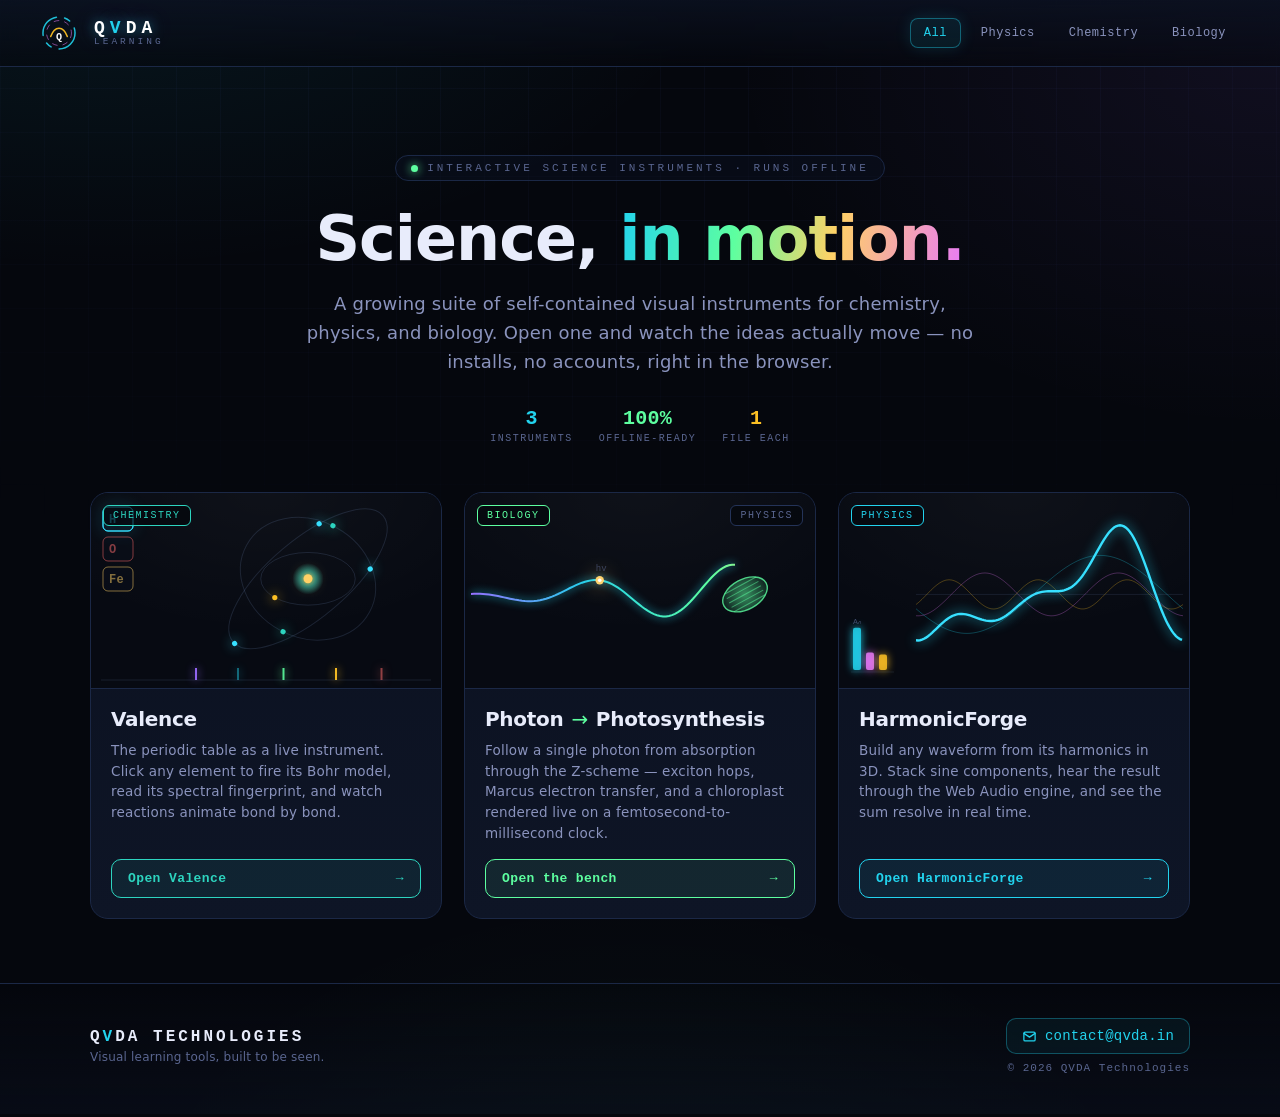
<file: index.html>
<!DOCTYPE html>
<html lang="en">
<head>
<meta charset="UTF-8">
<meta name="viewport" content="width=device-width, initial-scale=1.0">
<title>QVDA Learning — Interactive Science Instruments</title>
<meta name="description" content="A suite of self-contained, offline-ready visual instruments for chemistry, physics, and biology. Open one and watch the ideas move.">
<meta name="theme-color" content="#05070d">
<link rel="icon" href="favicon.ico">
<style>
  :root{
    --bg:#05070d;
    --bg2:#080b16;
    --panel:#0b1120;
    --panel2:#0e1526;
    --line:#1b2846;
    --line2:#243358;
    --text:#e8ecfb;
    --muted:#8a93bd;
    --faint:#5a6690;
    --cyan:#22d3ee;
    --cyan2:#37e0ff;
    --violet:#9b6bff;
    --magenta:#e879f9;
    --amber:#fbbf24;
    --gold:#ffd166;
    --green:#5dffa0;
    --teal:#2dd4bf;
    --red:#ff6b6b;
    --mono:ui-monospace,"SF Mono","JetBrains Mono","Cascadia Code",Consolas,Menlo,monospace;
    --sans:"Segoe UI",system-ui,-apple-system,Roboto,Helvetica,Arial,sans-serif;
  }
  *{box-sizing:border-box;margin:0;padding:0}
  html{scroll-behavior:smooth}
  body{
    min-height:100%;
    background:
      radial-gradient(1100px 620px at 8% -8%, rgba(34,211,238,.09), transparent 58%),
      radial-gradient(1000px 700px at 100% 4%, rgba(155,107,255,.08), transparent 55%),
      radial-gradient(900px 700px at 50% 118%, rgba(93,255,160,.05), transparent 60%),
      var(--bg);
    color:var(--text);
    font-family:var(--sans);
    -webkit-font-smoothing:antialiased;
    letter-spacing:.2px;
    overflow-x:hidden;
  }
  a{color:inherit}
  ::selection{background:rgba(34,211,238,.25);color:#fff}

  /* faint engineering grid overlay */
  body::before{
    content:"";position:fixed;inset:0;z-index:0;pointer-events:none;
    background-image:
      linear-gradient(rgba(120,140,255,.035) 1px, transparent 1px),
      linear-gradient(90deg, rgba(120,140,255,.035) 1px, transparent 1px);
    background-size:44px 44px;
    mask-image:radial-gradient(ellipse 90% 70% at 50% 0%, #000 40%, transparent 100%);
  }

  /* ---------- header ---------- */
  header{
    position:sticky;top:0;z-index:50;
    display:flex;align-items:center;gap:16px;flex-wrap:wrap;
    padding:14px clamp(16px,4vw,40px);
    border-bottom:1px solid var(--line);
    background:linear-gradient(180deg, rgba(11,17,32,.86), rgba(5,7,13,.55));
    backdrop-filter:blur(10px);
  }
  .logo{width:38px;height:38px;flex:0 0 auto}
  .logo .ring{transform-origin:50% 50%;animation:spin 16s linear infinite}
  .logo .ring2{transform-origin:50% 50%;animation:spin 11s linear infinite reverse}
  @keyframes spin{to{transform:rotate(360deg)}}
  .wordmark{display:flex;flex-direction:column;line-height:1.05}
  .wordmark .q{
    font-family:var(--mono);font-weight:700;font-size:18px;letter-spacing:5px;color:#fff;
    text-shadow:0 0 12px rgba(34,211,238,.5),0 0 26px rgba(232,121,249,.3);
  }
  .wordmark .q i{font-style:normal;color:var(--cyan)}
  .wordmark .sub{font-family:var(--mono);font-size:9.5px;letter-spacing:3px;color:var(--faint);text-transform:uppercase}

  nav{margin-left:auto;display:flex;gap:6px;flex-wrap:wrap}
  .navbtn{
    font-family:var(--mono);font-size:12px;letter-spacing:.5px;color:var(--muted);
    background:transparent;border:1px solid transparent;border-radius:8px;
    padding:7px 13px;cursor:pointer;transition:.16s;
  }
  .navbtn:hover{color:var(--text);border-color:var(--line2)}
  .navbtn.active{color:var(--cyan);border-color:rgba(34,211,238,.4);background:rgba(34,211,238,.08);box-shadow:0 0 16px rgba(34,211,238,.14)}

  /* ---------- hero ---------- */
  main{position:relative;z-index:1}
  .hero{
    max-width:1180px;margin:0 auto;padding:clamp(46px,8vw,88px) clamp(16px,4vw,40px) clamp(20px,3vw,34px);
    text-align:center;
  }
  .eyebrow{
    display:inline-flex;align-items:center;gap:9px;
    font-family:var(--mono);font-size:11px;letter-spacing:3px;text-transform:uppercase;color:var(--faint);
    border:1px solid var(--line);border-radius:999px;padding:6px 15px;margin-bottom:26px;
    background:rgba(11,17,32,.5);
  }
  .eyebrow .pip{width:7px;height:7px;border-radius:50%;background:var(--green);box-shadow:0 0 10px var(--green);animation:pulse 2.2s ease-in-out infinite}
  @keyframes pulse{0%,100%{opacity:1}50%{opacity:.35}}
  .hero h1{
    font-size:clamp(34px,6.4vw,62px);line-height:1.02;font-weight:700;letter-spacing:-1px;
    margin:0 auto 20px;max-width:16ch;
  }
  .hero h1 .grad{
    background:linear-gradient(100deg,var(--cyan) 0%,var(--green) 34%,var(--gold) 62%,var(--magenta) 100%);
    -webkit-background-clip:text;background-clip:text;color:transparent;
  }
  .hero p{font-size:clamp(15px,2vw,18px);line-height:1.6;color:var(--muted);max-width:60ch;margin:0 auto}
  .stats{display:flex;justify-content:center;gap:26px;flex-wrap:wrap;margin-top:30px}
  .stat{display:flex;flex-direction:column;align-items:center;gap:3px}
  .stat b{font-family:var(--mono);font-size:20px;color:var(--text)}
  .stat span{font-family:var(--mono);font-size:10px;letter-spacing:1.5px;text-transform:uppercase;color:var(--faint)}
  .stat .cy{color:var(--cyan)} .stat .gr{color:var(--green)} .stat .am{color:var(--amber)}

  /* ---------- grid ---------- */
  .grid{
    max-width:1180px;margin:0 auto;padding:14px clamp(16px,4vw,40px) 40px;
    display:grid;gap:22px;grid-template-columns:repeat(auto-fit,minmax(310px,1fr));
  }
  .card{
    position:relative;display:flex;flex-direction:column;
    background:linear-gradient(180deg,var(--panel),var(--panel2));
    border:1px solid var(--line);border-radius:18px;overflow:hidden;
    transition:transform .22s cubic-bezier(.2,.7,.2,1),border-color .22s,box-shadow .22s,opacity .3s;
  }
  .card:hover{transform:translateY(-5px);border-color:var(--accent,var(--cyan));box-shadow:0 18px 44px rgba(0,0,0,.5),0 0 0 1px var(--accent,var(--cyan)) inset,0 0 40px -8px var(--glow,rgba(34,211,238,.4))}
  .card.dim{opacity:.28;filter:saturate(.5)}
  .card.dim:hover{transform:none}

  .preview{position:relative;height:196px;background:radial-gradient(120% 120% at 50% 0%, rgba(255,255,255,.03), transparent 60%),#070a12;border-bottom:1px solid var(--line)}
  .preview canvas{display:block;width:100%;height:100%}
  .chip{
    position:absolute;top:12px;left:12px;z-index:2;
    font-family:var(--mono);font-size:10px;letter-spacing:1.5px;text-transform:uppercase;
    color:var(--accent,var(--cyan));background:rgba(5,7,13,.72);
    border:1px solid var(--accent,var(--cyan));border-radius:6px;padding:4px 9px;
  }
  .chip.two{left:auto;right:12px;color:var(--faint);border-color:var(--line2)}

  .body{display:flex;flex-direction:column;gap:9px;padding:18px 20px 20px;flex:1}
  .body h2{font-size:20px;font-weight:700;letter-spacing:-.3px;display:flex;align-items:baseline;gap:8px}
  .body h2 .arrow{color:var(--accent,var(--cyan));font-weight:500}
  .body p{font-size:13.5px;line-height:1.55;color:var(--muted);flex:1}
  .launch{
    margin-top:6px;display:inline-flex;align-items:center;justify-content:space-between;gap:10px;
    font-family:var(--mono);font-size:13px;font-weight:600;letter-spacing:.4px;text-decoration:none;
    color:var(--accent,var(--cyan));
    background:var(--glowsoft,rgba(34,211,238,.08));
    border:1px solid var(--accent,var(--cyan));border-radius:10px;padding:11px 16px;
    transition:.16s;
  }
  .launch:hover{background:var(--glowmed,rgba(34,211,238,.18));box-shadow:0 0 22px -4px var(--glow,rgba(34,211,238,.5))}
  .launch .go{transition:transform .18s}
  .launch:hover .go{transform:translateX(4px)}

  /* per-card accents */
  .card.chem{--accent:var(--teal);--glow:rgba(45,212,191,.45);--glowsoft:rgba(45,212,191,.08);--glowmed:rgba(45,212,191,.18)}
  .card.bio{--accent:var(--green);--glow:rgba(93,255,160,.4);--glowsoft:rgba(93,255,160,.08);--glowmed:rgba(93,255,160,.18)}
  .card.phys{--accent:var(--cyan);--glow:rgba(34,211,238,.45);--glowsoft:rgba(34,211,238,.08);--glowmed:rgba(34,211,238,.18)}

  /* ---------- footer ---------- */
  footer{
    position:relative;z-index:1;border-top:1px solid var(--line);margin-top:24px;
    background:linear-gradient(180deg,transparent,rgba(11,17,32,.5));
  }
  .foot-inner{
    max-width:1180px;margin:0 auto;padding:34px clamp(16px,4vw,40px) 40px;
    display:flex;justify-content:space-between;align-items:center;gap:20px;flex-wrap:wrap;
  }
  .foot-brand{display:flex;flex-direction:column;gap:4px}
  .foot-brand .name{font-family:var(--mono);letter-spacing:3px;font-weight:700;color:var(--text)}
  .foot-brand .name i{font-style:normal;color:var(--cyan)}
  .foot-brand small{color:var(--faint);font-size:12px}
  .contact{display:flex;flex-direction:column;gap:8px;align-items:flex-end}
  .contact a{
    display:inline-flex;align-items:center;gap:8px;text-decoration:none;
    font-family:var(--mono);font-size:14px;color:var(--cyan);
    border:1px solid rgba(34,211,238,.32);border-radius:10px;padding:9px 15px;
    background:rgba(34,211,238,.06);transition:.16s;
  }
  .contact a:hover{background:rgba(34,211,238,.14);box-shadow:0 0 20px -6px rgba(34,211,238,.5)}
  .contact small{color:var(--faint);font-size:11px;font-family:var(--mono);letter-spacing:1px}
  @media(max-width:560px){.contact{align-items:flex-start}.foot-inner{flex-direction:column;align-items:flex-start}}

  @media (prefers-reduced-motion: reduce){
    .logo .ring,.logo .ring2,.eyebrow .pip{animation:none}
    html{scroll-behavior:auto}
  }
</style>
</head>
<body>

<header>
  <svg class="logo" viewBox="0 0 64 64" aria-label="QVDA Technologies logo">
    <g class="ring">
      <circle cx="32" cy="32" r="27" fill="none" stroke="#22d3ee" stroke-width="2.5"
              stroke-dasharray="42 14 10 14" stroke-linecap="round" opacity="0.9"/>
    </g>
    <g class="ring2">
      <circle cx="32" cy="32" r="21" fill="none" stroke="#e879f9" stroke-width="1.4"
              stroke-dasharray="8 10" stroke-linecap="round" opacity="0.65"/>
    </g>
    <path d="M18 38 Q23 24 32 24 Q41 24 46 38" fill="none" stroke="#fbbf24"
          stroke-width="2.6" stroke-linecap="round" opacity="0.95"/>
    <text x="32" y="43" text-anchor="middle" font-family="Consolas,monospace"
          font-size="17" font-weight="700" fill="#ffffff">Q</text>
  </svg>
  <div class="wordmark">
    <div class="q">Q<i>V</i>DA</div>
    <div class="sub">Learning</div>
  </div>
  <nav id="nav" aria-label="Filter by subject">
    <button class="navbtn active" data-filter="all">All</button>
    <button class="navbtn" data-filter="physics">Physics</button>
    <button class="navbtn" data-filter="chemistry">Chemistry</button>
    <button class="navbtn" data-filter="biology">Biology</button>
  </nav>
</header>

<main>
  <section class="hero">
    <div class="eyebrow"><span class="pip"></span>Interactive science instruments · runs offline</div>
    <h1>Science, <span class="grad">in motion.</span></h1>
    <p>A growing suite of self-contained visual instruments for chemistry, physics, and biology. Open one and watch the ideas actually move — no installs, no accounts, right in the browser.</p>
    <div class="stats">
      <div class="stat"><b class="cy">3</b><span>Instruments</span></div>
      <div class="stat"><b class="gr">100%</b><span>Offline-ready</span></div>
      <div class="stat"><b class="am">1</b><span>File each</span></div>
    </div>
  </section>

  <section class="grid" id="grid">

    <!-- VALENCE -->
    <article class="card chem" data-subjects="chemistry">
      <div class="preview"><canvas data-sim="valence"></canvas><span class="chip">Chemistry</span></div>
      <div class="body">
        <h2>Valence</h2>
        <p>The periodic table as a live instrument. Click any element to fire its Bohr model, read its spectral fingerprint, and watch reactions animate bond by bond.</p>
        <a class="launch" href="modules/valence.html" aria-label="Open Valence">Open Valence <span class="go">→</span></a>
      </div>
    </article>

    <!-- PHOTON -->
    <article class="card bio" data-subjects="biology physics">
      <div class="preview"><canvas data-sim="photon"></canvas><span class="chip">Biology</span><span class="chip two">Physics</span></div>
      <div class="body">
        <h2>Photon <span class="arrow">→</span> Photosynthesis</h2>
        <p>Follow a single photon from absorption through the Z-scheme — exciton hops, Marcus electron transfer, and a chloroplast rendered live on a femtosecond-to-millisecond clock.</p>
        <a class="launch" href="modules/photon.html" aria-label="Open the photophysics bench">Open the bench <span class="go">→</span></a>
      </div>
    </article>

    <!-- HARMONICFORGE -->
    <article class="card phys" data-subjects="physics">
      <div class="preview"><canvas data-sim="fourier"></canvas><span class="chip">Physics</span></div>
      <div class="body">
        <h2>HarmonicForge</h2>
        <p>Build any waveform from its harmonics in 3D. Stack sine components, hear the result through the Web Audio engine, and see the sum resolve in real time.</p>
        <a class="launch" href="modules/harmonicforge.html" aria-label="Open HarmonicForge">Open HarmonicForge <span class="go">→</span></a>
      </div>
    </article>

  </section>
</main>

<footer>
  <div class="foot-inner">
    <div class="foot-brand">
      <div class="name">Q<i>V</i>DA&nbsp;TECHNOLOGIES</div>
      <small>Visual learning tools, built to be seen.</small>
    </div>
    <div class="contact">
      <a href="mailto:contact@qvda.in">
        <svg width="15" height="15" viewBox="0 0 24 24" fill="none" stroke="currentColor" stroke-width="2" stroke-linecap="round" stroke-linejoin="round"><rect x="3" y="5" width="18" height="14" rx="2"/><path d="m3 7 9 6 9-6"/></svg>
        contact@qvda.in
      </a>
      <small>© <span id="yr"></span> QVDA Technologies</small>
    </div>
  </div>
</footer>

<script>
(function(){
  "use strict";
  document.getElementById('yr').textContent = new Date().getFullYear();
  var reduce = window.matchMedia && window.matchMedia('(prefers-reduced-motion: reduce)').matches;

  /* ---------- subject filter ---------- */
  var nav = document.getElementById('nav');
  var cards = Array.prototype.slice.call(document.querySelectorAll('#grid .card'));
  nav.addEventListener('click', function(e){
    var btn = e.target.closest('.navbtn'); if(!btn) return;
    nav.querySelectorAll('.navbtn').forEach(function(b){ b.classList.toggle('active', b===btn); });
    var f = btn.getAttribute('data-filter');
    cards.forEach(function(c){
      var match = f==='all' || (c.getAttribute('data-subjects')||'').indexOf(f) > -1;
      c.classList.toggle('dim', !match);
    });
  });

  /* ---------- live previews ---------- */
  var COL = {
    bg:'#070a12', cyan:'#22d3ee', cyan2:'#37e0ff', violet:'#9b6bff', magenta:'#e879f9',
    amber:'#fbbf24', gold:'#ffd166', green:'#5dffa0', teal:'#2dd4bf', red:'#ff6b6b',
    ink:'#e8ecfb', faint:'#5a6690'
  };

  function setup(canvas){
    var ctx = canvas.getContext('2d');
    var dpr = Math.min(window.devicePixelRatio||1, 2);
    function resize(){
      var r = canvas.getBoundingClientRect();
      canvas.width = Math.max(1, Math.round(r.width*dpr));
      canvas.height = Math.max(1, Math.round(r.height*dpr));
      ctx.setTransform(dpr,0,0,dpr,0,0);
      canvas._w = r.width; canvas._h = r.height;
    }
    resize();
    return {ctx:ctx, resize:resize};
  }

  function glowDot(ctx,x,y,r,color,blur){
    ctx.save(); ctx.shadowColor=color; ctx.shadowBlur=blur||14;
    ctx.fillStyle=color; ctx.beginPath(); ctx.arc(x,y,r,0,7); ctx.fill(); ctx.restore();
  }

  /* --- VALENCE: Bohr atom + spectral lines + element cells --- */
  function drawValence(ctx,w,h,t){
    ctx.clearRect(0,0,w,h);
    var cx=w*0.62, cy=h*0.44;
    // orbits
    var orbits=[
      {rx:w*0.20, ry:h*0.30, rot:0.5, sp:1.1, col:COL.teal, n:2},
      {rx:w*0.28, ry:h*0.20, rot:-0.7, sp:-0.8, col:COL.cyan2, n:3},
      {rx:w*0.135,ry:h*0.135,rot:0.0, sp:1.7, col:COL.amber, n:1}
    ];
    orbits.forEach(function(o){
      ctx.save(); ctx.translate(cx,cy); ctx.rotate(o.rot);
      ctx.strokeStyle='rgba(120,150,200,.18)'; ctx.lineWidth=1;
      ctx.beginPath(); ctx.ellipse(0,0,o.rx,o.ry,0,0,7); ctx.stroke();
      for(var i=0;i<o.n;i++){
        var a=t*o.sp + i*(6.283/o.n);
        var ex=Math.cos(a)*o.rx, ey=Math.sin(a)*o.ry;
        glowDot(ctx,ex,ey,2.6,o.col,12);
      }
      ctx.restore();
    });
    // nucleus
    var pulse=0.5+0.5*Math.sin(t*2.4);
    var g=ctx.createRadialGradient(cx,cy,0,cx,cy,14+pulse*4);
    g.addColorStop(0,'rgba(251,191,66,.95)'); g.addColorStop(0.5,'rgba(45,212,191,.55)'); g.addColorStop(1,'rgba(45,212,191,0)');
    ctx.fillStyle=g; ctx.beginPath(); ctx.arc(cx,cy,15+pulse*4,0,7); ctx.fill();
    glowDot(ctx,cx,cy,4.5,COL.gold,16);

    // element cells (top-left)
    var cells=[['H',COL.cyan2],['O',COL.red],['Fe',COL.gold]];
    cells.forEach(function(c,i){
      var bx=12, by=14+i*30, bw=30, bh=24;
      var hot = (Math.floor(t*0.6)%3)===i;
      ctx.save();
      ctx.globalAlpha= hot?0.95:0.5;
      ctx.strokeStyle=c[1]; ctx.lineWidth=1; ctx.fillStyle='rgba(11,17,32,.6)';
      roundRect(ctx,bx,by,bw,bh,5); ctx.fill(); ctx.stroke();
      ctx.fillStyle=c[1]; ctx.font='700 12px '+MONO; ctx.textBaseline='middle';
      ctx.fillText(c[0], bx+6, by+bh/2+1);
      if(hot){ctx.shadowColor=c[1];ctx.shadowBlur=14;ctx.strokeStyle=c[1];roundRect(ctx,bx,by,bw,bh,5);ctx.stroke();}
      ctx.restore();
    });

    // spectral fingerprint strip (bottom)
    var sy=h-16, lines=[[0.30,COL.violet],[0.42,COL.cyan],[0.55,COL.green],[0.70,COL.amber],[0.83,COL.red]];
    ctx.save();
    ctx.strokeStyle='rgba(120,150,200,.15)'; ctx.lineWidth=1;
    ctx.beginPath(); ctx.moveTo(10,sy+8); ctx.lineTo(w-10,sy+8); ctx.stroke();
    lines.forEach(function(l,i){
      var x=w*l[0], a=0.4+0.6*Math.abs(Math.sin(t*1.5+i));
      ctx.globalAlpha=a; ctx.shadowColor=l[1]; ctx.shadowBlur=8; ctx.strokeStyle=l[1]; ctx.lineWidth=2;
      ctx.beginPath(); ctx.moveTo(x,sy-4); ctx.lineTo(x,sy+8); ctx.stroke();
    });
    ctx.restore();
  }

  /* --- PHOTON: sine + photon packet -> chloroplast -> electron up --- */
  function drawPhoton(ctx,w,h,t){
    ctx.clearRect(0,0,w,h);
    var midY=h*0.52, amp=h*0.16, k=0.045, chx=w*0.80, chy=midY;
    // wave (rainbow, scrolling)
    var stops=[[0,COL.violet],[0.35,COL.cyan],[0.7,COL.green],[1,COL.gold]];
    var grad=ctx.createLinearGradient(0,0,w,0);
    stops.forEach(function(s){grad.addColorStop(s[0],s[1]);});
    ctx.save(); ctx.strokeStyle=grad; ctx.lineWidth=2; ctx.shadowColor=COL.cyan; ctx.shadowBlur=8;
    ctx.beginPath();
    for(var x=6;x<=chx-8;x+=3){
      var y=midY - Math.sin(x*k - t*3)*amp*(x/(chx));
      if(x===6)ctx.moveTo(x,y); else ctx.lineTo(x,y);
    }
    ctx.stroke(); ctx.restore();

    // photon packet riding the wave
    var travel=((t*0.35)%1);
    var px=6+travel*(chx-14);
    var py=midY - Math.sin(px*k - t*3)*amp*(px/(chx));
    glowDot(ctx,px,py,4.2,COL.gold,20);
    glowDot(ctx,px,py,1.8,'#ffffff',10);

    // chloroplast (right) — pulses on photon arrival
    var arrival=Math.max(0,1-Math.abs(travel-0.96)*18);
    var pulse=0.4+0.6*Math.sin(t*1.6)*0.5+0.3+arrival*0.5;
    ctx.save(); ctx.translate(chx,chy); ctx.rotate(-0.5);
    var cg=ctx.createRadialGradient(0,0,2,0,0,26);
    cg.addColorStop(0,'rgba(93,255,160,'+(0.5+arrival*0.4)+')'); cg.addColorStop(1,'rgba(93,255,160,0.05)');
    ctx.fillStyle=cg; ctx.beginPath(); ctx.ellipse(0,0,24,15,0,0,7); ctx.fill();
    ctx.strokeStyle=COL.green; ctx.lineWidth=1.4; ctx.globalAlpha=0.8;
    ctx.beginPath(); ctx.ellipse(0,0,24,15,0,0,7); ctx.stroke();
    // thylakoid stripes
    ctx.globalAlpha=0.5; ctx.lineWidth=1;
    for(var s=-2;s<=2;s++){ctx.beginPath();ctx.moveTo(-18,s*5);ctx.lineTo(18,s*5);ctx.stroke();}
    ctx.restore();

    // ejected electron traveling up (Z-scheme hint)
    if(travel>0.5){
      var ep=(travel-0.5)/0.5;
      var ex=chx+ep*8, ey=chy-ep*(h*0.42);
      ctx.save(); ctx.globalAlpha=1-ep*0.5;
      ctx.strokeStyle='rgba(55,224,255,.35)'; ctx.setLineDash([2,4]); ctx.lineWidth=1;
      ctx.beginPath(); ctx.moveTo(chx,chy); ctx.lineTo(ex,ey); ctx.stroke();
      ctx.restore();
      glowDot(ctx,ex,ey,3,COL.cyan2,14);
    }
    // label
    ctx.save(); ctx.globalAlpha=0.6; ctx.fillStyle=COL.faint; ctx.font='9px '+MONO;
    ctx.fillText('hv', px-4, py-9); ctx.restore();
  }

  /* --- FOURIER: component sines + summed resultant + amplitude bars --- */
  function drawFourier(ctx,w,h,t){
    ctx.clearRect(0,0,w,h);
    var midY=h*0.52, x0=w*0.22;
    var comps=[
      {n:1, a:h*0.20, col:COL.cyan,    ph:0},
      {n:2, a:h*0.11, col:COL.magenta, ph:1.1},
      {n:3, a:h*0.075,col:COL.amber,   ph:2.0}
    ];
    // component waves (dim)
    comps.forEach(function(c){
      ctx.save(); ctx.strokeStyle=c.col; ctx.globalAlpha=0.28; ctx.lineWidth=1;
      ctx.beginPath();
      for(var x=x0;x<=w-6;x+=3){
        var u=(x-x0)/(w-x0-6);
        var y=midY - Math.sin(u*6.283*c.n - t*2 + c.ph)*c.a;
        if(x===x0)ctx.moveTo(x,y);else ctx.lineTo(x,y);
      }
      ctx.stroke(); ctx.restore();
    });
    // resultant (bright, glowing)
    ctx.save(); ctx.strokeStyle=COL.cyan2; ctx.lineWidth=2.4; ctx.shadowColor=COL.cyan; ctx.shadowBlur=12;
    ctx.beginPath();
    for(var x=x0;x<=w-6;x+=2){
      var u=(x-x0)/(w-x0-6), y=midY;
      comps.forEach(function(c){ y -= Math.sin(u*6.283*c.n - t*2 + c.ph)*c.a; });
      if(x===x0)ctx.moveTo(x,y);else ctx.lineTo(x,y);
    }
    ctx.stroke(); ctx.restore();

    // amplitude spectrum bars (left)
    ctx.save();
    var bx=14, baseY=h-18;
    comps.forEach(function(c,i){
      var bh=(c.a/(h*0.20))*44*(0.7+0.3*Math.abs(Math.sin(t*1.5+i)));
      ctx.fillStyle=c.col; ctx.globalAlpha=0.85; ctx.shadowColor=c.col; ctx.shadowBlur=8;
      roundRect(ctx,bx+i*13,baseY-bh,8,bh,2); ctx.fill();
    });
    ctx.globalAlpha=0.4; ctx.shadowBlur=0; ctx.strokeStyle='rgba(120,150,200,.3)'; ctx.lineWidth=1;
    ctx.beginPath(); ctx.moveTo(12,baseY+2); ctx.lineTo(12+3*13+4,baseY+2); ctx.stroke();
    ctx.fillStyle=COL.faint; ctx.font='8px '+MONO; ctx.globalAlpha=0.7;
    ctx.fillText('Aₙ', bx, baseY-46);
    ctx.restore();

    // axis
    ctx.save(); ctx.strokeStyle='rgba(120,150,200,.14)'; ctx.lineWidth=1;
    ctx.beginPath(); ctx.moveTo(x0,midY); ctx.lineTo(w-6,midY); ctx.stroke(); ctx.restore();
  }

  function roundRect(ctx,x,y,w,h,r){
    ctx.beginPath();
    ctx.moveTo(x+r,y); ctx.arcTo(x+w,y,x+w,y+h,r); ctx.arcTo(x+w,y+h,x,y+h,r);
    ctx.arcTo(x,y+h,x,y,r); ctx.arcTo(x,y,x+w,y,r); ctx.closePath();
  }

  var MONO = 'ui-monospace,Consolas,monospace';
  var DRAW = {valence:drawValence, photon:drawPhoton, fourier:drawFourier};

  var sims = [];
  document.querySelectorAll('canvas[data-sim]').forEach(function(cv){
    var s = setup(cv);
    sims.push({cv:cv, ctx:s.ctx, resize:s.resize, fn:DRAW[cv.getAttribute('data-sim')], vis:true});
  });

  // pause offscreen previews
  if('IntersectionObserver' in window){
    var io = new IntersectionObserver(function(entries){
      entries.forEach(function(en){
        var sim = sims.find(function(s){return s.cv===en.target;});
        if(sim) sim.vis = en.isIntersecting;
      });
    }, {threshold:0.05});
    sims.forEach(function(s){ io.observe(s.cv); });
  }

  var start = performance.now();
  function frame(now){
    var t = (now - start)/1000;
    for(var i=0;i<sims.length;i++){
      var s=sims[i]; if(!s.vis) continue;
      s.fn(s.ctx, s.cv._w, s.cv._h, t);
    }
    requestAnimationFrame(frame);
  }

  if(reduce){
    // draw a single static frame
    sims.forEach(function(s){ s.fn(s.ctx, s.cv._w, s.cv._h, 0.6); });
  } else {
    requestAnimationFrame(frame);
  }

  var rt;
  window.addEventListener('resize', function(){
    clearTimeout(rt);
    rt = setTimeout(function(){
      sims.forEach(function(s){ s.resize(); if(reduce) s.fn(s.ctx,s.cv._w,s.cv._h,0.6); });
    }, 120);
  });
})();
</script>
</body>
</html>
</file>
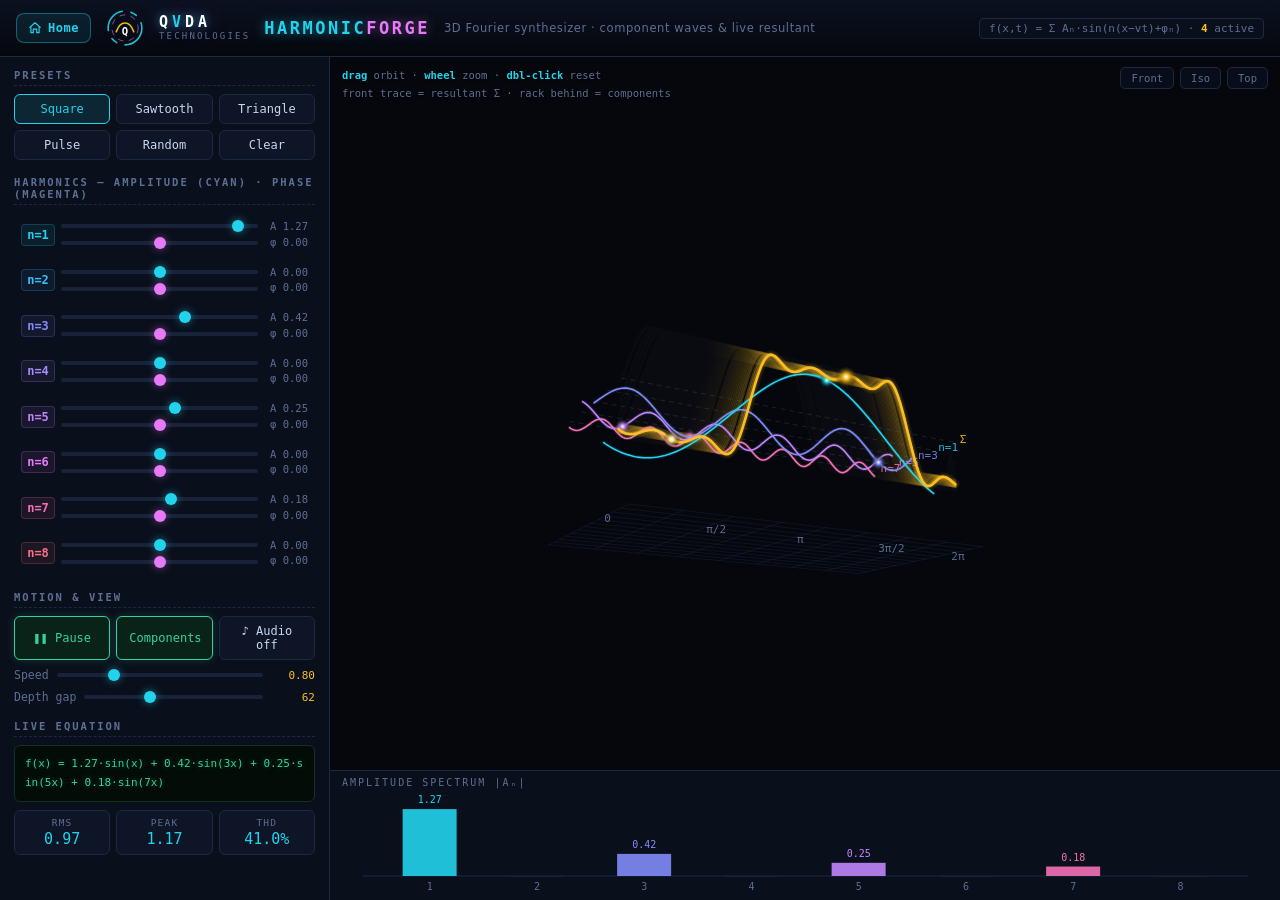
<file: modules/harmonicforge.html>
<!DOCTYPE html>
<html lang="en">
<head>
<meta charset="UTF-8">
<meta name="viewport" content="width=device-width, initial-scale=1.0">
<title>HarmonicForge — 3D Fourier Synthesizer</title>
<style>
:root{
  --bg:#05070d;
  --panel:#0a0f1c;
  --panel2:#0e1526;
  --line:#1c2942;
  --txt:#c8d6f0;
  --dim:#5d6f94;
  --cyan:#22d3ee;
  --magenta:#e879f9;
  --amber:#fbbf24;
  --green:#34d399;
  --red:#f87171;
  --glow-cyan:rgba(34,211,238,.55);
  --glow-mag:rgba(232,121,249,.45);
  font-size:15px;
}
*{box-sizing:border-box;margin:0;padding:0}
html,body{height:100%}
body{
  background:var(--bg);
  color:var(--txt);
  font-family:"Segoe UI",system-ui,-apple-system,sans-serif;
  overflow:hidden;
  display:flex;flex-direction:column;
}
header{
  display:flex;align-items:center;gap:14px;
  padding:8px 16px;border-bottom:1px solid var(--line);
  background:linear-gradient(180deg,#0b1120,#05070d);
  flex:0 0 auto;user-select:none;
}
@keyframes logoPulse{
  0%,100%{filter:drop-shadow(0 0 4px var(--glow-cyan))}
  50%{filter:drop-shadow(0 0 12px var(--glow-cyan)) drop-shadow(0 0 20px var(--glow-mag))}
}
@keyframes ringSpin{from{transform:rotate(0deg)}to{transform:rotate(360deg)}}
#qvdaLogo{width:40px;height:40px;animation:logoPulse 3.2s ease-in-out infinite;flex:0 0 auto}
#qvdaLogo .ring{transform-origin:50% 50%;animation:ringSpin 14s linear infinite}
.brandCol{display:flex;flex-direction:column;line-height:1.15}
.brandCol .qvda{
  font-family:Consolas,"Cascadia Mono",monospace;font-size:15px;font-weight:700;
  letter-spacing:4px;color:#fff;
  text-shadow:0 0 10px var(--glow-cyan),0 0 22px var(--glow-mag);
}
.brandCol .qvda i{font-style:normal;color:var(--cyan)}
.brandCol .tag{font-size:9px;letter-spacing:2.2px;color:var(--dim);text-transform:uppercase;font-family:Consolas,monospace}
@media (prefers-reduced-motion: reduce){
  #qvdaLogo,#qvdaLogo .ring{animation:none}
}
header h1{
  font-size:17px;font-weight:600;letter-spacing:2.5px;
  color:var(--cyan);text-shadow:0 0 12px var(--glow-cyan);
  font-family:Consolas,"Cascadia Mono",monospace;
}
header h1 span{color:var(--magenta);text-shadow:0 0 12px var(--glow-mag)}
header .sub{font-size:11.5px;color:var(--dim);letter-spacing:.6px}
header .spacer{flex:1}
.badge{
  font-family:Consolas,monospace;font-size:11px;color:var(--dim);
  border:1px solid var(--line);border-radius:4px;padding:3px 9px;
  background:var(--panel);
}
.badge b{color:var(--amber);font-weight:600}
main{flex:1;display:flex;min-height:0}
/* ---------- left control panel ---------- */
#panel{
  width:330px;flex:0 0 330px;background:var(--panel);
  border-right:1px solid var(--line);
  display:flex;flex-direction:column;min-height:0;
}
#panel .scroll{overflow-y:auto;padding:12px 14px 20px;flex:1}
#panel .scroll::-webkit-scrollbar{width:8px}
#panel .scroll::-webkit-scrollbar-thumb{background:#1e2b47;border-radius:4px}
.sect{margin-bottom:16px}
.sect h2{
  font-size:10.5px;letter-spacing:2px;color:var(--dim);
  text-transform:uppercase;margin-bottom:8px;
  font-family:Consolas,monospace;font-weight:600;
  border-bottom:1px dashed var(--line);padding-bottom:4px;
}
.presets{display:grid;grid-template-columns:repeat(3,1fr);gap:6px}
.presets button{
  background:var(--panel2);border:1px solid var(--line);color:var(--txt);
  border-radius:6px;padding:7px 4px;font-size:12px;cursor:pointer;
  font-family:Consolas,monospace;transition:all .15s;
}
.presets button:hover{border-color:var(--cyan);color:var(--cyan);box-shadow:0 0 10px rgba(34,211,238,.25)}
.presets button.active{border-color:var(--cyan);color:var(--cyan);background:#0c2733}
/* harmonic rows */
.hrow{
  display:grid;grid-template-columns:34px 1fr 44px;gap:6px;
  align-items:center;padding:5px 6px;border-radius:6px;margin-bottom:2px;
  border:1px solid transparent;transition:border .15s;
}
.hrow:hover{border-color:var(--line);background:var(--panel2)}
.hrow .hn{
  font-family:Consolas,monospace;font-size:12px;font-weight:600;
  text-align:center;border-radius:4px;padding:3px 0;
}
.hrow .sliders{display:flex;flex-direction:column;gap:3px}
.hrow .val{
  font-family:Consolas,monospace;font-size:10.5px;color:var(--dim);
  text-align:right;line-height:1.5;white-space:pre;
}
input[type=range]{
  -webkit-appearance:none;appearance:none;width:100%;height:14px;
  background:transparent;cursor:pointer;
}
input[type=range]::-webkit-slider-runnable-track{
  height:4px;border-radius:2px;background:#182339;
}
input[type=range]::-webkit-slider-thumb{
  -webkit-appearance:none;appearance:none;width:12px;height:12px;border-radius:50%;
  margin-top:-4px;background:var(--cyan);
  box-shadow:0 0 8px var(--glow-cyan);border:none;
}
input[type=range].ph::-webkit-slider-thumb{background:var(--magenta);box-shadow:0 0 8px var(--glow-mag)}
input[type=range]::-moz-range-track{height:4px;border-radius:2px;background:#182339}
input[type=range]::-moz-range-thumb{width:12px;height:12px;border-radius:50%;background:var(--cyan);border:none;box-shadow:0 0 8px var(--glow-cyan)}
input[type=range].ph::-moz-range-thumb{background:var(--magenta);box-shadow:0 0 8px var(--glow-mag)}
/* transport */
.transport{display:flex;gap:6px;flex-wrap:wrap}
.transport button,.tbtn{
  background:var(--panel2);border:1px solid var(--line);color:var(--txt);
  border-radius:6px;padding:7px 12px;font-size:12px;cursor:pointer;
  font-family:Consolas,monospace;transition:all .15s;flex:1;min-width:70px;
}
.transport button:hover{border-color:var(--amber);color:var(--amber)}
.transport button.on{border-color:var(--green);color:var(--green);background:#0a2318;box-shadow:0 0 10px rgba(52,211,153,.2)}
.rowline{display:flex;align-items:center;gap:8px;margin-top:8px}
.rowline label{font-size:11.5px;color:var(--dim);font-family:Consolas,monospace;white-space:nowrap}
.rowline input[type=range]{flex:1}
.rowline .v{font-family:Consolas,monospace;font-size:11px;color:var(--amber);min-width:44px;text-align:right}
/* readouts */
.readout{
  font-family:Consolas,monospace;font-size:11px;color:var(--green);
  background:#040c08;border:1px solid #103322;border-radius:6px;
  padding:8px 10px;line-height:1.75;word-break:break-all;
  text-shadow:0 0 6px rgba(52,211,153,.35);min-height:52px;
}
.stats{display:grid;grid-template-columns:1fr 1fr 1fr;gap:6px;margin-top:8px}
.stat{
  background:var(--panel2);border:1px solid var(--line);border-radius:6px;
  padding:6px 8px;text-align:center;
}
.stat .k{font-size:9.5px;letter-spacing:1.2px;color:var(--dim);text-transform:uppercase;font-family:Consolas,monospace}
.stat .n{font-size:15px;font-family:Consolas,monospace;color:var(--cyan);margin-top:2px}
/* ---------- right stage ---------- */
#stage{flex:1;display:flex;flex-direction:column;min-width:0;min-height:0}
#c3dWrap{flex:1;position:relative;min-height:0}
#c3d{position:absolute;inset:0;width:100%;height:100%;cursor:grab;touch-action:none}
#c3d.dragging{cursor:grabbing}
#hud{
  position:absolute;top:10px;left:12px;pointer-events:none;
  font-family:Consolas,monospace;font-size:10.5px;color:var(--dim);
  line-height:1.7;text-shadow:0 1px 2px #000;
}
#hud b{color:var(--cyan)}
#viewBtns{position:absolute;top:10px;right:12px;display:flex;gap:6px}
#viewBtns button{
  background:rgba(10,15,28,.85);border:1px solid var(--line);color:var(--dim);
  border-radius:5px;padding:4px 10px;font-size:10.5px;cursor:pointer;
  font-family:Consolas,monospace;
}
#viewBtns button:hover{color:var(--cyan);border-color:var(--cyan)}
#spectrumWrap{
  flex:0 0 130px;border-top:1px solid var(--line);background:var(--panel);
  position:relative;
}
#spec{position:absolute;inset:0;width:100%;height:100%}
#specLabel{
  position:absolute;top:6px;left:12px;font-family:Consolas,monospace;
  font-size:10px;letter-spacing:2px;color:var(--dim);text-transform:uppercase;
  pointer-events:none;
}
@media (max-width:860px){
  body{overflow:auto}
  main{flex-direction:column}
  #panel{width:100%;flex:0 0 auto;border-right:none;border-bottom:1px solid var(--line)}
  #panel .scroll{max-height:44vh}
  #c3dWrap{height:52vw;min-height:300px;flex:0 0 auto}
}
</style>
<style>
.qvda-home{align-self:center;position:relative;z-index:60;display:inline-flex;align-items:center;gap:6px;text-decoration:none;font-family:ui-monospace,Consolas,"JetBrains Mono",monospace;font-size:12px;font-weight:600;letter-spacing:.5px;color:#22d3ee;background:rgba(34,211,238,.09);border:1px solid rgba(34,211,238,.4);border-radius:8px;padding:7px 11px;transition:background .15s,box-shadow .15s,transform .15s;white-space:nowrap}
.qvda-home:hover{background:rgba(34,211,238,.18);box-shadow:0 0 16px -2px rgba(34,211,238,.5);transform:translateY(-1px)}
.qvda-home svg{width:14px;height:14px;flex:0 0 auto}
@media(max-width:520px){.qvda-home span{display:none}.qvda-home{padding:7px 8px}}
</style>
</head>
<body>
<header>
  <a class="qvda-home" href="../index.html" aria-label="Return to QVDA Learning home"><svg viewBox="0 0 24 24" fill="none" stroke="currentColor" stroke-width="2" stroke-linecap="round" stroke-linejoin="round" aria-hidden="true"><path d="M3 11 12 3l9 8"/><path d="M5 10v10h4v-6h6v6h4V10"/></svg><span>Home</span></a>
  <svg id="qvdaLogo" viewBox="0 0 64 64" aria-label="QVDA Technologies logo">
    <g class="ring">
      <circle cx="32" cy="32" r="27" fill="none" stroke="#22d3ee" stroke-width="2.5"
              stroke-dasharray="42 14 10 14" stroke-linecap="round" opacity="0.9"/>
      <circle cx="32" cy="32" r="21" fill="none" stroke="#e879f9" stroke-width="1.4"
              stroke-dasharray="8 10" stroke-linecap="round" opacity="0.65"/>
    </g>
    <path d="M18 38 Q23 24 32 24 Q41 24 46 38" fill="none" stroke="#fbbf24"
          stroke-width="2.6" stroke-linecap="round" opacity="0.95"/>
    <text x="32" y="43" text-anchor="middle" font-family="Consolas,monospace"
          font-size="17" font-weight="700" fill="#ffffff">Q</text>
  </svg>
  <div class="brandCol">
    <div class="qvda">Q<i>V</i>DA</div>
    <div class="tag">Technologies</div>
  </div>
  <h1>HARMONIC<span>FORGE</span></h1>
  <div class="sub">3D Fourier synthesizer · component waves &amp; live resultant</div>
  <div class="spacer"></div>
  <div class="badge">f(x,t) = Σ Aₙ·sin(n(x−vt)+φₙ) · <b id="activeCount">0</b> active</div>
</header>
<main>
  <div id="panel">
    <div class="scroll">
      <div class="sect">
        <h2>Presets</h2>
        <div class="presets" id="presets">
          <button data-p="square">Square</button>
          <button data-p="saw">Sawtooth</button>
          <button data-p="triangle">Triangle</button>
          <button data-p="pulse">Pulse</button>
          <button data-p="random">Random</button>
          <button data-p="clear">Clear</button>
        </div>
      </div>
      <div class="sect">
        <h2>Harmonics — amplitude (cyan) · phase (magenta)</h2>
        <div id="harmonics"></div>
      </div>
      <div class="sect">
        <h2>Motion &amp; view</h2>
        <div class="transport">
          <button id="btnPlay" class="on">❚❚ Pause</button>
          <button id="btnComp" class="on">Components</button>
          <button id="btnAudio">♪ Audio off</button>
        </div>
        <div class="rowline">
          <label>Speed</label>
          <input type="range" id="speed" min="0" max="3" step="0.05" value="0.8">
          <span class="v" id="speedV">0.80</span>
        </div>
        <div class="rowline">
          <label>Depth gap</label>
          <input type="range" id="gap" min="30" max="120" step="1" value="62">
          <span class="v" id="gapV">62</span>
        </div>
      </div>
      <div class="sect">
        <h2>Live equation</h2>
        <div class="readout" id="eq">f(x) = 0</div>
        <div class="stats">
          <div class="stat"><div class="k">RMS</div><div class="n" id="stRms">0.00</div></div>
          <div class="stat"><div class="k">Peak</div><div class="n" id="stPeak">0.00</div></div>
          <div class="stat"><div class="k">THD</div><div class="n" id="stThd">—</div></div>
        </div>
      </div>
    </div>
  </div>
  <div id="stage">
    <div id="c3dWrap">
      <canvas id="c3d"></canvas>
      <div id="hud">
        <b>drag</b> orbit · <b>wheel</b> zoom · <b>dbl-click</b> reset<br>
        front trace = resultant Σ · rack behind = components
      </div>
      <div id="viewBtns">
        <button id="vFront">Front</button>
        <button id="vIso">Iso</button>
        <button id="vTop">Top</button>
      </div>
    </div>
    <div id="spectrumWrap">
      <canvas id="spec"></canvas>
      <div id="specLabel">Amplitude spectrum |Aₙ|</div>
    </div>
  </div>
</main>
<script>
"use strict";
/* ============================== state ============================== */
const N = 8;                       // number of harmonics
const amps  = new Float64Array(N); // A_1..A_8
const phis  = new Float64Array(N); // phase per harmonic (radians)
let time = 0, playing = true, showComponents = true;
let speed = 0.8, depthGap = 62;
let audioOn = false, actx = null, osc = null, gainNode = null;

const HCOLORS = [
  "#22d3ee","#38bdf8","#818cf8","#a78bfa",
  "#c084fc","#e879f9","#f472b6","#fb7185"
];
const RESULT_COLOR = "#fbbf24";

/* ============================== presets ============================== */
const PRESETS = {
  square:  n => (n % 2 === 1 ? 4/(Math.PI*n) : 0),
  saw:     n => 2/(Math.PI*n) * (n % 2 === 0 ? -1 : 1),
  triangle:n => (n % 2 === 1 ? 8/(Math.PI*Math.PI*n*n) * ((n%4===1)?1:-1) : 0),
  pulse:   n => 2/(Math.PI*n) * Math.sin(n*Math.PI*0.25) * 2,
  random:  () => (Math.random()*2 - 1) * (0.4 + Math.random()*0.6),
  clear:   () => 0
};

function applyPreset(name){
  for(let i=0;i<N;i++){
    const n = i+1;
    let a = PRESETS[name](n);
    a = Math.max(-1.5, Math.min(1.5, a));
    amps[i] = Math.round(a*100)/100;
    phis[i] = 0;
    if(name==="random") phis[i] = Math.round((Math.random()*Math.PI*2 - Math.PI)*100)/100;
  }
  if(name==="clear"){ amps[0] = 1; } // leave the fundamental so screen isn't empty
  syncSliders();
  markPreset(name);
  refreshOutputs();
}
function markPreset(name){
  document.querySelectorAll("#presets button").forEach(b=>{
    b.classList.toggle("active", b.dataset.p === name);
  });
}

/* ============================== build harmonic sliders ============================== */
const harmDiv = document.getElementById("harmonics");
const ampSliders = [], phiSliders = [], valBoxes = [];
for(let i=0;i<N;i++){
  const row = document.createElement("div");
  row.className = "hrow";
  const c = HCOLORS[i];
  row.innerHTML =
    '<div class="hn" style="color:'+c+';border:1px solid '+c+'33;background:'+c+'14">n='+(i+1)+'</div>'+
    '<div class="sliders">'+
      '<input type="range" class="amp" min="-1.5" max="1.5" step="0.01" value="0">'+
      '<input type="range" class="ph"  min="-3.14" max="3.14" step="0.01" value="0">'+
    '</div>'+
    '<div class="val">A 0.00\nφ 0.00</div>';
  harmDiv.appendChild(row);
  const a = row.querySelector(".amp"), p = row.querySelector(".ph"), v = row.querySelector(".val");
  a.addEventListener("input", ()=>{ amps[i] = +a.value; markPreset(""); refreshOutputs(); });
  p.addEventListener("input", ()=>{ phis[i] = +p.value; markPreset(""); refreshOutputs(); });
  ampSliders.push(a); phiSliders.push(p); valBoxes.push(v);
}
function syncSliders(){
  for(let i=0;i<N;i++){ ampSliders[i].value = amps[i]; phiSliders[i].value = phis[i]; }
}

/* ============================== math helpers ============================== */
function componentY(i, x, t){
  const n = i+1;
  return amps[i] * Math.sin(n*(x - t) + phis[i]);
}
function resultY(x, t){
  let s = 0;
  for(let i=0;i<N;i++){ if(amps[i]!==0) s += componentY(i, x, t); }
  return s;
}
function activeIdx(){
  const out = [];
  for(let i=0;i<N;i++) if(Math.abs(amps[i])>1e-9) out.push(i);
  return out;
}

/* ============================== readouts ============================== */
function refreshOutputs(){
  const act = activeIdx();
  document.getElementById("activeCount").textContent = act.length;
  // equation
  let eq = "f(x) = ";
  if(act.length===0){ eq += "0"; }
  else{
    eq += act.map(i=>{
      const n=i+1, A=amps[i], P=phis[i];
      const sgn = A<0 ? "−" : (i===act[0] ? "" : "+");
      const arg = n===1 ? "x" : n+"x";
      const ph  = Math.abs(P)>1e-9 ? (P>0?"+":"−")+Math.abs(P).toFixed(2) : "";
      return " "+sgn+" "+Math.abs(A).toFixed(2)+"·sin("+arg+ph+")";
    }).join("");
  }
  document.getElementById("eq").textContent = eq;
  // stats via sampling
  let sum2=0, peak=0;
  const S=512;
  for(let k=0;k<S;k++){
    const y = resultY(k/S*2*Math.PI, 0);
    sum2 += y*y; peak = Math.max(peak, Math.abs(y));
  }
  const rms = Math.sqrt(sum2/S);
  document.getElementById("stRms").textContent = rms.toFixed(2);
  document.getElementById("stPeak").textContent = peak.toFixed(2);
  // THD relative to fundamental
  const A1 = Math.abs(amps[0]);
  if(A1>1e-9){
    let h2=0; for(let i=1;i<N;i++) h2 += amps[i]*amps[i];
    document.getElementById("stThd").textContent = (Math.sqrt(h2)/A1*100).toFixed(1)+"%";
  }else{
    document.getElementById("stThd").textContent = "—";
  }
  // value boxes
  for(let i=0;i<N;i++){
    valBoxes[i].textContent = "A "+(+amps[i]).toFixed(2)+"\nφ "+(+phis[i]).toFixed(2);
  }
  if(audioOn) updateAudioWave();
}

/* ============================== 3D engine (pure canvas) ============================== */
const c3d = document.getElementById("c3d");
const ctx = c3d.getContext("2d");
const trail = document.createElement("canvas");   // phosphor persistence layer
const tctx = trail.getContext("2d");
let W=0, H=0, DPR=1;
function resize3d(){
  DPR = Math.min(window.devicePixelRatio||1, 2);
  const r = c3d.getBoundingClientRect();
  W = Math.max(1, r.width); H = Math.max(1, r.height);
  c3d.width = W*DPR; c3d.height = H*DPR;
  ctx.setTransform(DPR,0,0,DPR,0,0);
  trail.width = W*DPR; trail.height = H*DPR;
  tctx.setTransform(DPR,0,0,DPR,0,0);
}
window.addEventListener("resize", ()=>{ resize3d(); resizeSpec(); });

const cam = { yaw:-0.55, pitch:0.32, zoom:1, fov:900 };
const CAM_HOME = { yaw:-0.55, pitch:0.32, zoom:1 };

function project(x, y, z){
  // rotate yaw (around Y) then pitch (around X)
  const cy=Math.cos(cam.yaw), sy=Math.sin(cam.yaw);
  const cp=Math.cos(cam.pitch), sp=Math.sin(cam.pitch);
  let x1 =  x*cy + z*sy;
  let z1 = -x*sy + z*cy;
  let y1 =  y*cp - z1*sp;
  let z2 =  y*sp + z1*cp;
  const f = cam.fov;
  const s = f/(f + z2 + 600) * cam.zoom;
  return [ W/2 + x1*s, H/2 - y1*s, s, z2 ];
}

/* orbit / zoom interactions */
let dragging=false, lastX=0, lastY=0;
c3d.addEventListener("pointerdown", e=>{
  dragging=true; lastX=e.clientX; lastY=e.clientY;
  c3d.classList.add("dragging"); c3d.setPointerCapture(e.pointerId);
});
c3d.addEventListener("pointermove", e=>{
  if(!dragging) return;
  cam.yaw   += (e.clientX-lastX)*0.006;
  cam.pitch += (e.clientY-lastY)*0.006;
  cam.pitch = Math.max(-1.35, Math.min(1.35, cam.pitch));
  lastX=e.clientX; lastY=e.clientY;
});
c3d.addEventListener("pointerup", e=>{
  dragging=false; c3d.classList.remove("dragging");
  try{ c3d.releasePointerCapture(e.pointerId); }catch(_){}
});
c3d.addEventListener("wheel", e=>{
  e.preventDefault();
  cam.zoom *= (e.deltaY<0 ? 1.08 : 0.925);
  cam.zoom = Math.max(0.35, Math.min(3.2, cam.zoom));
},{passive:false});
c3d.addEventListener("dblclick", ()=>setView(CAM_HOME));
function setView(v){ cam.yaw=v.yaw; cam.pitch=v.pitch; cam.zoom=v.zoom; }
document.getElementById("vFront").onclick = ()=>setView({yaw:0.0001,pitch:0.0001,zoom:1});
document.getElementById("vIso").onclick   = ()=>setView(CAM_HOME);
document.getElementById("vTop").onclick   = ()=>setView({yaw:-0.0001,pitch:1.25,zoom:0.9});

/* scene metrics */
const XSPAN = 640;   // world width of one 2π window
const YSCALE = 78;   // world units per amplitude 1
const SAMPLES = 160;

function drawGrid(){
  const act = activeIdx();
  const depth = (showComponents ? act.length : 0) * depthGap + depthGap;
  ctx.lineWidth = 1;
  // floor grid
  const floorY = -2.6*YSCALE;
  for(let gx=-XSPAN/2; gx<=XSPAN/2+1; gx+=XSPAN/8){
    const a = project(gx, floorY, -depthGap);
    const b = project(gx, floorY, depth);
    ctx.strokeStyle = "rgba(56,90,150,0.16)";
    ctx.beginPath(); ctx.moveTo(a[0],a[1]); ctx.lineTo(b[0],b[1]); ctx.stroke();
  }
  for(let gz=-depthGap; gz<=depth+1; gz+=depthGap/2){
    const a = project(-XSPAN/2, floorY, gz);
    const b = project( XSPAN/2, floorY, gz);
    ctx.strokeStyle = "rgba(56,90,150,0.16)";
    ctx.beginPath(); ctx.moveTo(a[0],a[1]); ctx.lineTo(b[0],b[1]); ctx.stroke();
  }
  // x-axis labels 0..2π on the front plane
  ctx.font = "11px Consolas, monospace";
  ctx.fillStyle = "rgba(120,150,200,0.7)";
  const labels = ["0","π/2","π","3π/2","2π"];
  for(let k=0;k<5;k++){
    const p = project(-XSPAN/2 + k*XSPAN/4, floorY-14, 0);
    ctx.fillText(labels[k], p[0]-8, p[1]);
  }
}

function curvePoints(zDepth, fn){
  const pts = new Array(SAMPLES+1);
  for(let k=0;k<=SAMPLES;k++){
    const x = k/SAMPLES;
    const wx = -XSPAN/2 + x*XSPAN;
    const wy = fn(x*2*Math.PI) * YSCALE;
    pts[k] = project(wx, wy, zDepth);
  }
  return pts;
}
function strokePts(g, pts, color, lw, alpha){
  g.beginPath();
  for(let k=0;k<pts.length;k++){
    if(k===0) g.moveTo(pts[k][0],pts[k][1]); else g.lineTo(pts[k][0],pts[k][1]);
  }
  g.strokeStyle = color; g.lineWidth = lw;
  g.globalAlpha = alpha===undefined ? 1 : alpha;
  g.lineJoin = "round"; g.lineCap = "round";
  g.stroke();
  g.globalAlpha = 1;
}
function drawWavePts(pts, color, lw, glow, pulse){
  if(glow){
    const breathe = pulse ? (0.75 + 0.25*Math.sin(time*3.1)) : 1;
    strokePts(ctx, pts, color, lw*4.2*breathe, 0.10*breathe);
    strokePts(ctx, pts, color, lw*2.4*breathe, 0.18*breathe);
  }
  strokePts(ctx, pts, color, lw);
}
/* traveling comet: bright head + fading tail riding along the curve */
function drawComet(pts, color, u, headR){
  const L = pts.length;
  const hi = Math.floor(u*(L-1));
  const TAIL = 22;
  for(let t=TAIL;t>0;t--){
    let k = hi - t; if(k < 0) k += L-1;   // wrap around the periodic curve
    const p = pts[k];
    const fade = (1 - t/TAIL);
    ctx.beginPath();
    ctx.arc(p[0], p[1], headR*(0.25+0.55*fade), 0, 6.2832);
    ctx.fillStyle = color;
    ctx.globalAlpha = 0.16*fade;
    ctx.fill();
  }
  ctx.globalAlpha = 1;
  const h = pts[hi];
  const gr = ctx.createRadialGradient(h[0],h[1],0, h[0],h[1],headR*2.6);
  gr.addColorStop(0, "#ffffff");
  gr.addColorStop(0.25, color);
  gr.addColorStop(1, "rgba(0,0,0,0)");
  ctx.beginPath();
  ctx.arc(h[0], h[1], headR*2.6, 0, 6.2832);
  ctx.fillStyle = gr;
  ctx.fill();
}

function drawZeroLine(zDepth){
  const a = project(-XSPAN/2, 0, zDepth), b = project(XSPAN/2, 0, zDepth);
  ctx.strokeStyle = "rgba(90,110,150,0.25)"; ctx.lineWidth = 1;
  ctx.setLineDash([4,5]);
  ctx.beginPath(); ctx.moveTo(a[0],a[1]); ctx.lineTo(b[0],b[1]); ctx.stroke();
  ctx.setLineDash([]);
}

function labelWave(zDepth, text, color){
  const p = project(XSPAN/2 + 16, 0, zDepth);
  ctx.font = "11px Consolas, monospace";
  ctx.fillStyle = color;
  ctx.globalAlpha = 0.9;
  ctx.fillText(text, p[0], p[1]);
  ctx.globalAlpha = 1;
}

function render3d(){
  ctx.clearRect(0,0,W,H);
  drawGrid();
  const act = activeIdx();
  const resPts = curvePoints(0, x=>resultY(x,time));

  // phosphor persistence: fade old trail, imprint current resultant, blit under fresh strokes
  tctx.globalCompositeOperation = "destination-out";
  tctx.fillStyle = "rgba(0,0,0,0.085)";
  tctx.fillRect(0,0,W,H);
  tctx.globalCompositeOperation = "source-over";
  if(playing) strokePts(tctx, resPts, RESULT_COLOR, 2.2, 0.30);
  ctx.drawImage(trail, 0, 0, W, H);

  // components, drawn back to front, each with its own comet rider
  if(showComponents){
    for(let j=act.length-1;j>=0;j--){
      const i = act[j];
      const z = (j+1)*depthGap;
      drawZeroLine(z);
      const pts = curvePoints(z, x=>componentY(i,x,time));
      strokePts(ctx, pts, HCOLORS[i], 3.6, 0.14);       // soft under-glow
      strokePts(ctx, pts, HCOLORS[i], 1.6);
      const u = ((time*0.30 + i*0.12) % 1 + 1) % 1;
      drawComet(pts, HCOLORS[i], u, 3.2);
      labelWave(z, "n="+(i+1), HCOLORS[i]);
    }
  }

  // resultant in front: breathing glow + twin comets chasing each other
  drawZeroLine(0);
  drawWavePts(resPts, RESULT_COLOR, 2.6, true, true);
  const ur = ((time*0.30) % 1 + 1) % 1;
  drawComet(resPts, RESULT_COLOR, ur, 4.4);
  drawComet(resPts, "#fde68a", (ur+0.5)%1, 3.4);
  labelWave(0, "Σ", RESULT_COLOR);
}

/* ============================== spectrum canvas ============================== */
const spec = document.getElementById("spec");
const sctx = spec.getContext("2d");
let SW=0, SH=0;
function resizeSpec(){
  const r = spec.getBoundingClientRect();
  SW = Math.max(1,r.width); SH = Math.max(1,r.height);
  spec.width = SW*DPR; spec.height = SH*DPR;
  sctx.setTransform(DPR,0,0,DPR,0,0);
}
function renderSpec(){
  sctx.clearRect(0,0,SW,SH);
  const pad = 46, base = SH-24, topPad = 26;
  const bw = Math.min(54, (SW - pad*2)/N * 0.55);
  const maxA = 1.5;
  sctx.strokeStyle = "rgba(56,90,150,0.35)";
  sctx.lineWidth = 1;
  sctx.beginPath(); sctx.moveTo(pad-14, base); sctx.lineTo(SW-pad+14, base); sctx.stroke();
  sctx.font = "10px Consolas, monospace";
  for(let i=0;i<N;i++){
    const cx = pad + (SW-pad*2)*(i+0.5)/N;
    const a = Math.abs(amps[i]);
    const h = (base-topPad) * Math.min(a,maxA)/maxA;
    sctx.fillStyle = HCOLORS[i] + (a>1e-9 ? "" : "33");
    sctx.globalAlpha = a>1e-9 ? 0.9 : 0.25;
    sctx.fillRect(cx-bw/2, base-h, bw, Math.max(h,1));
    sctx.globalAlpha = 1;
    sctx.fillStyle = "#5d6f94";
    sctx.fillText(String(i+1), cx-3, base+14);
    if(a>1e-9){
      sctx.fillStyle = HCOLORS[i];
      sctx.fillText(a.toFixed(2), cx-12, base-h-6);
    }
  }
}

/* ============================== audio ============================== */
function updateAudioWave(){
  if(!actx || !osc) return;
  const real = new Float32Array(N+1);
  const imag = new Float32Array(N+1);
  for(let i=0;i<N;i++){
    // A sin(nθ+φ) = A cosφ sin(nθ) + A sinφ cos(nθ)
    imag[i+1] = amps[i]*Math.cos(phis[i]);
    real[i+1] = amps[i]*Math.sin(phis[i]);
  }
  let any=false; for(let i=1;i<=N;i++) if(real[i]||imag[i]) any=true;
  if(!any){ imag[1] = 1e-6; }
  const wave = actx.createPeriodicWave(real, imag, {disableNormalization:false});
  osc.setPeriodicWave(wave);
}
function toggleAudio(){
  const btn = document.getElementById("btnAudio");
  if(!audioOn){
    if(!actx){
      actx = new (window.AudioContext||window.webkitAudioContext)();
      osc = actx.createOscillator();
      gainNode = actx.createGain();
      gainNode.gain.value = 0.0;
      osc.frequency.value = 220;
      osc.connect(gainNode).connect(actx.destination);
      osc.start();
    }
    actx.resume();
    updateAudioWave();
    gainNode.gain.setTargetAtTime(0.12, actx.currentTime, 0.05);
    audioOn = true;
    btn.classList.add("on"); btn.textContent = "♪ Audio on · 220Hz";
  }else{
    gainNode.gain.setTargetAtTime(0.0, actx.currentTime, 0.05);
    audioOn = false;
    btn.classList.remove("on"); btn.textContent = "♪ Audio off";
  }
}

/* ============================== wiring ============================== */
document.getElementById("presets").addEventListener("click", e=>{
  const b = e.target.closest("button"); if(!b) return;
  applyPreset(b.dataset.p);
});
document.getElementById("btnPlay").addEventListener("click", function(){
  playing = !playing;
  this.classList.toggle("on", playing);
  this.textContent = playing ? "❚❚ Pause" : "► Play";
});
document.getElementById("btnComp").addEventListener("click", function(){
  showComponents = !showComponents;
  this.classList.toggle("on", showComponents);
});
document.getElementById("btnAudio").addEventListener("click", toggleAudio);
const speedEl = document.getElementById("speed");
speedEl.addEventListener("input", ()=>{
  speed = +speedEl.value;
  document.getElementById("speedV").textContent = speed.toFixed(2);
});
const gapEl = document.getElementById("gap");
gapEl.addEventListener("input", ()=>{
  depthGap = +gapEl.value;
  document.getElementById("gapV").textContent = String(depthGap);
});

/* ============================== main loop ============================== */
let lastT = performance.now();
function loop(now){
  const dt = Math.min(0.05, (now-lastT)/1000);
  lastT = now;
  if(playing) time += dt*speed*2.2;
  render3d();
  renderSpec();
  requestAnimationFrame(loop);
}

/* ============================== boot ============================== */
resize3d(); resizeSpec();
applyPreset("square");
requestAnimationFrame(loop);
</script>
</body>
</html>
</file>
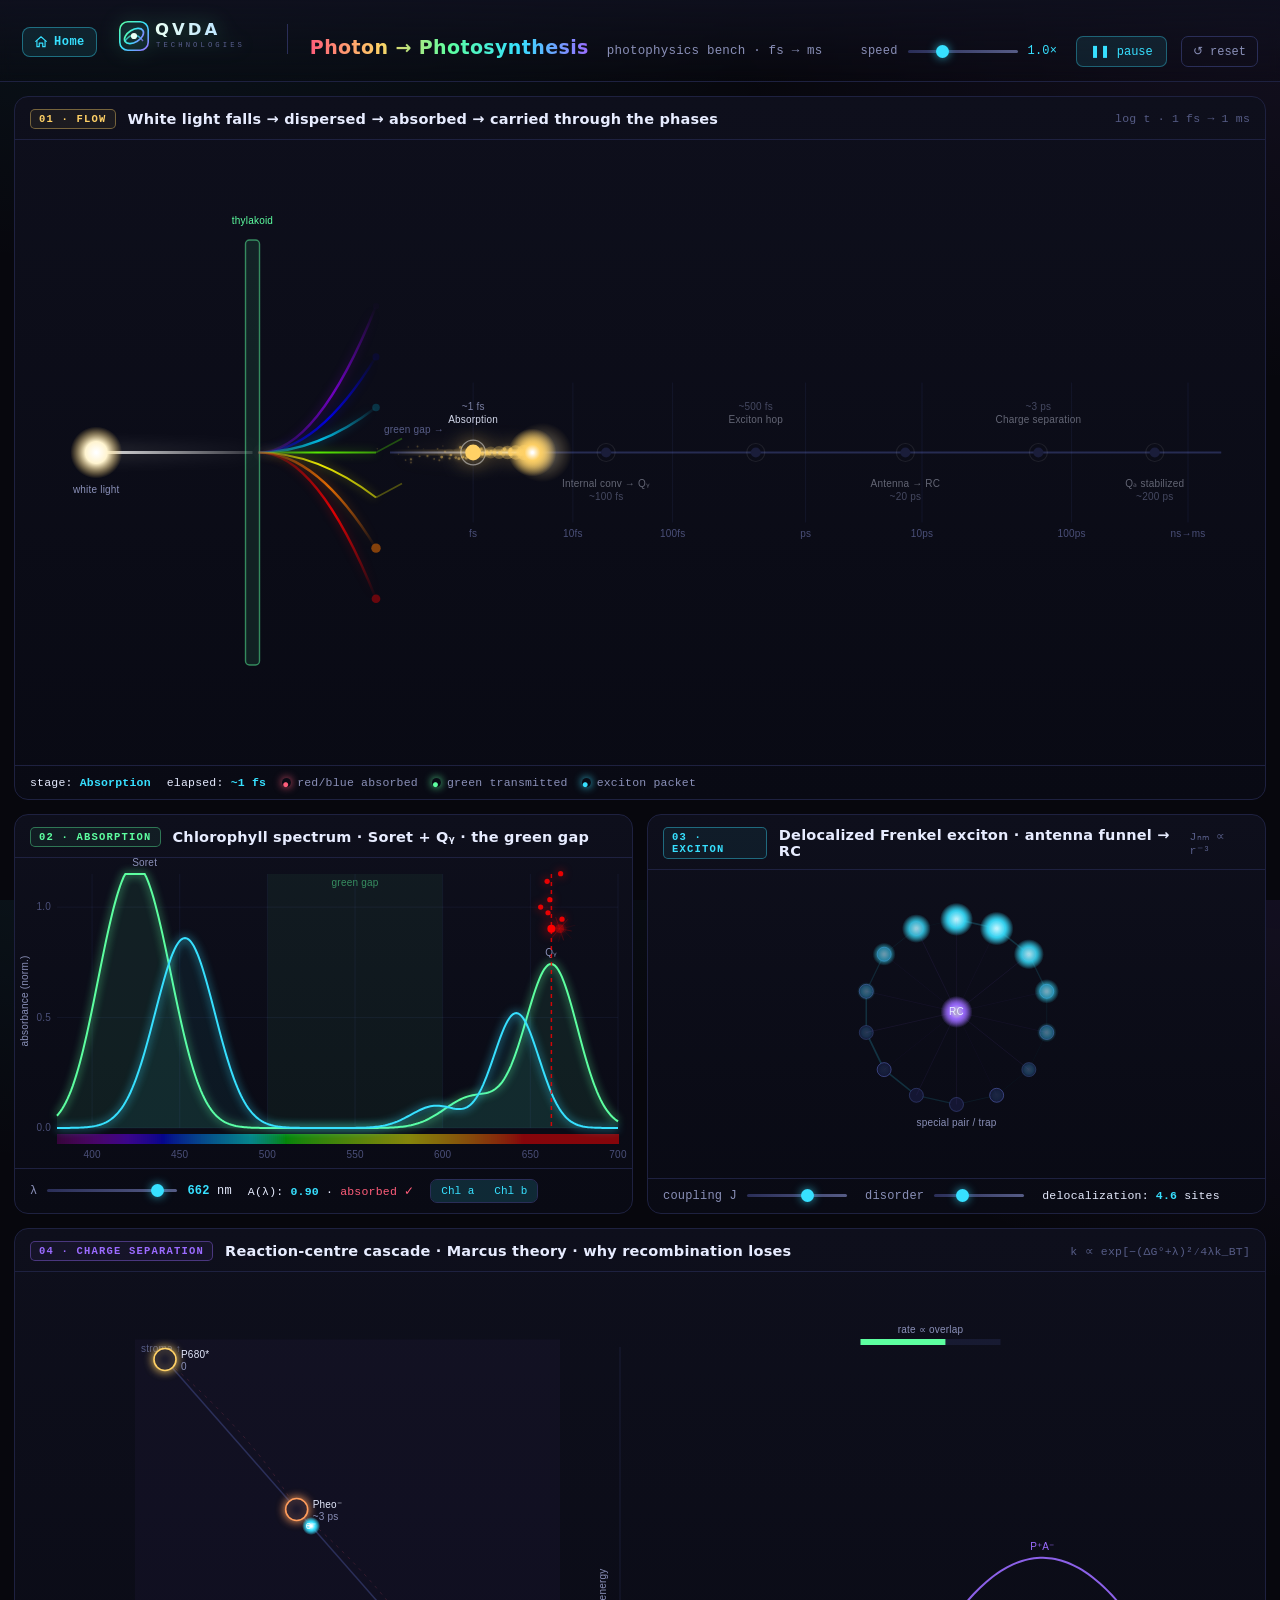
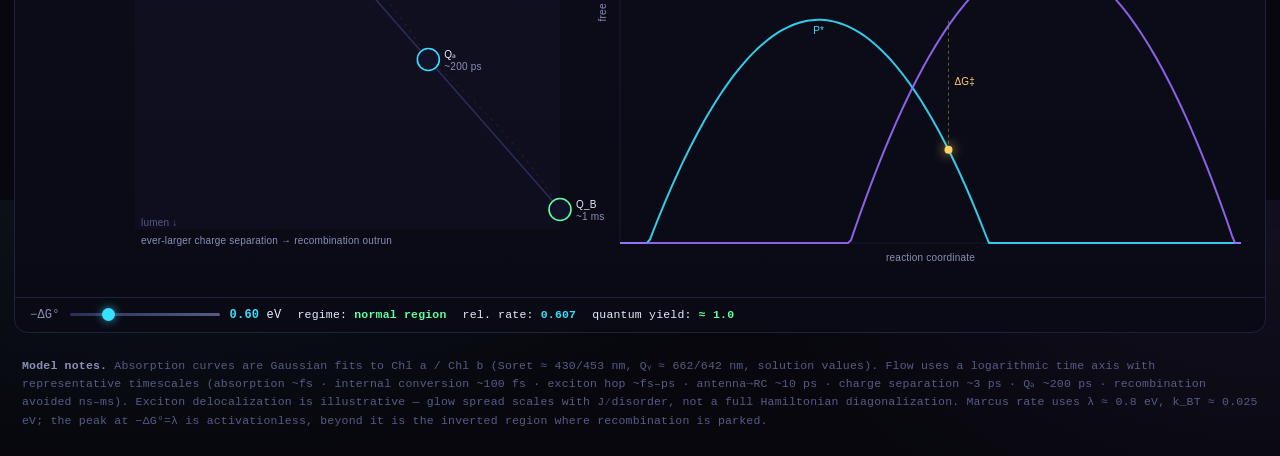
<file: modules/photon.html>
<!DOCTYPE html>
<html lang="en">
<head>
<meta charset="UTF-8">
<meta name="viewport" content="width=device-width, initial-scale=1.0">
<title>Photon → Photosynthesis · Photophysics Bench</title>
<style>
  :root{
    --bg:#07070d;
    --bg2:#0b0c16;
    --panel:#0e0f1c;
    --panel2:#12132400;
    --ink:#e7ecff;
    --muted:#8a90b8;
    --faint:#565c86;
    --line:#1e2140;
    --line2:#2a2e58;
    --cyan:#37e0ff;
    --violet:#9b6bff;
    --gold:#ffd166;
    --green:#5dffa0;
    --red:#ff5d7a;
    --grid:rgba(120,140,255,.06);
    --mono: ui-monospace,"SF Mono","JetBrains Mono","Cascadia Code",Menlo,Consolas,monospace;
    --sans: "Segoe UI",system-ui,-apple-system,Roboto,Helvetica,Arial,sans-serif;
  }
  *{box-sizing:border-box}
  html,body{margin:0;height:100%}
  body{
    background:
      radial-gradient(1200px 600px at 12% -10%, rgba(55,224,255,.07), transparent 60%),
      radial-gradient(1000px 700px at 100% 0%, rgba(155,107,255,.08), transparent 55%),
      var(--bg);
    color:var(--ink);
    font-family:var(--sans);
    -webkit-font-smoothing:antialiased;
    letter-spacing:.2px;
  }
  header{
    display:flex;align-items:baseline;gap:18px;flex-wrap:wrap;
    padding:18px 22px 14px;border-bottom:1px solid var(--line);
    background:linear-gradient(180deg,rgba(15,16,30,.9),rgba(7,7,13,.2));
    position:sticky;top:0;z-index:20;backdrop-filter:blur(6px);
  }
  header h1{
    font-size:19px;font-weight:650;margin:0;letter-spacing:.4px;
    background:linear-gradient(90deg,#ff5d7a,#ffd166,#5dffa0,#37e0ff,#9b6bff);
    -webkit-background-clip:text;background-clip:text;color:transparent;
  }
  header .sub{color:var(--muted);font-size:12.5px;font-family:var(--mono)}
  .controls{margin-left:auto;display:flex;align-items:center;gap:14px;flex-wrap:wrap}
  .ctl{display:flex;align-items:center;gap:8px;font-family:var(--mono);font-size:12px;color:var(--muted)}
  button.play{
    font-family:var(--mono);font-size:12px;cursor:pointer;
    background:rgba(55,224,255,.09);color:var(--cyan);
    border:1px solid rgba(55,224,255,.35);border-radius:7px;padding:7px 13px;
    transition:.15s;
  }
  button.play:hover{background:rgba(55,224,255,.18);box-shadow:0 0 16px rgba(55,224,255,.25)}
  button.ghost{
    font-family:var(--mono);font-size:12px;cursor:pointer;
    background:transparent;color:var(--muted);
    border:1px solid var(--line2);border-radius:7px;padding:7px 11px;transition:.15s;
  }
  button.ghost:hover{color:var(--ink);border-color:var(--faint)}
  input[type=range]{
    -webkit-appearance:none;appearance:none;height:3px;border-radius:3px;
    background:linear-gradient(90deg,var(--line2),var(--faint));outline:none;cursor:pointer;
  }
  input[type=range]::-webkit-slider-thumb{
    -webkit-appearance:none;width:13px;height:13px;border-radius:50%;
    background:var(--cyan);box-shadow:0 0 10px rgba(55,224,255,.7);border:0;cursor:pointer;
  }
  input[type=range]::-moz-range-thumb{
    width:13px;height:13px;border-radius:50%;background:var(--cyan);
    box-shadow:0 0 10px rgba(55,224,255,.7);border:0;cursor:pointer;
  }

  main{
    display:grid;grid-template-columns:1fr 1fr;gap:14px;
    padding:14px;max-width:1500px;margin:0 auto;
  }
  .pane{
    background:linear-gradient(180deg,var(--panel),#090a14);
    border:1px solid var(--line);border-radius:14px;overflow:hidden;
    display:flex;flex-direction:column;min-height:340px;position:relative;
  }
  .pane.wide{grid-column:1 / -1}
  .pane-head{
    display:flex;align-items:center;gap:12px;padding:12px 15px 10px;
    border-bottom:1px solid var(--line);
  }
  .tag{
    font-family:var(--mono);font-size:10.5px;font-weight:700;letter-spacing:1.2px;
    padding:3px 8px;border-radius:5px;border:1px solid;
  }
  .tag.a{color:var(--gold);border-color:rgba(255,209,102,.4);background:rgba(255,209,102,.06)}
  .tag.b{color:var(--green);border-color:rgba(93,255,160,.4);background:rgba(93,255,160,.06)}
  .tag.c{color:var(--cyan);border-color:rgba(55,224,255,.4);background:rgba(55,224,255,.06)}
  .tag.d{color:var(--violet);border-color:rgba(155,107,255,.4);background:rgba(155,107,255,.06)}
  .pane-head h2{margin:0;font-size:14.5px;font-weight:600}
  .pane-head .eq{margin-left:auto;font-family:var(--mono);font-size:11.5px;color:var(--faint)}
  .canvas-wrap{position:relative;flex:1;min-height:0}
  canvas{display:block;width:100%;height:100%}
  .pane-foot{
    display:flex;align-items:center;gap:16px;flex-wrap:wrap;
    padding:10px 15px;border-top:1px solid var(--line);
    font-family:var(--mono);font-size:11.5px;color:var(--muted);
  }
  .pane-foot .rd{color:var(--ink)}
  .pane-foot .rd b{color:var(--cyan);font-weight:600}
  .legend{display:flex;gap:14px;flex-wrap:wrap}
  .legend span{display:inline-flex;align-items:center;gap:6px}
  .dot{width:9px;height:9px;border-radius:50%;box-shadow:0 0 8px currentColor}
  .toggle{display:inline-flex;gap:0;border:1px solid var(--line2);border-radius:7px;overflow:hidden}
  .toggle button{
    font-family:var(--mono);font-size:11px;background:transparent;color:var(--muted);
    border:0;padding:5px 10px;cursor:pointer;transition:.12s;
  }
  .toggle button.on{background:rgba(55,224,255,.14);color:var(--cyan)}
  .note{padding:10px 22px 26px;color:var(--faint);font-size:11.5px;font-family:var(--mono);
    max-width:1500px;margin:0 auto;line-height:1.6}
  .note b{color:var(--muted)}
  /* brand */
  .brand{display:flex;align-items:center;gap:12px}
  .brand svg{display:block;filter:drop-shadow(0 0 10px rgba(93,255,160,.35))}
  .brand .logo-spark{animation:spark 2.6s ease-in-out infinite}
  @keyframes spark{
    0%,100%{opacity:.55;transform:scale(.9)}
    50%{opacity:1;transform:scale(1.15)}
  }
  .brand-div{width:1px;height:30px;background:var(--line2);margin:0 4px}
  /* cell pane */
  @media(max-width:900px){
    main{grid-template-columns:1fr}
    .pane.wide{grid-column:auto}
    .controls{width:100%;margin-left:0}
    .brand svg{width:112px}
    header h1{font-size:16px}
  }
  @media(prefers-reduced-motion: reduce){
    .brand .logo-spark{animation:none}
  }
</style>
<style>
.qvda-home{align-self:center;position:relative;z-index:60;display:inline-flex;align-items:center;gap:6px;text-decoration:none;font-family:ui-monospace,Consolas,"JetBrains Mono",monospace;font-size:12px;font-weight:600;letter-spacing:.5px;color:#37e0ff;background:rgba(55,224,255,.09);border:1px solid rgba(55,224,255,.4);border-radius:8px;padding:7px 11px;transition:background .15s,box-shadow .15s,transform .15s;white-space:nowrap}
.qvda-home:hover{background:rgba(55,224,255,.18);box-shadow:0 0 16px -2px rgba(55,224,255,.5);transform:translateY(-1px)}
.qvda-home svg{width:14px;height:14px;flex:0 0 auto}
@media(max-width:520px){.qvda-home span{display:none}.qvda-home{padding:7px 8px}}
</style>
</head>
<body>
<header>
  <a class="qvda-home" href="../index.html" aria-label="Return to QVDA Learning home"><svg viewBox="0 0 24 24" fill="none" stroke="currentColor" stroke-width="2" stroke-linecap="round" stroke-linejoin="round" aria-hidden="true"><path d="M3 11 12 3l9 8"/><path d="M5 10v10h4v-6h6v6h4V10"/></svg><span>Home</span></a>
  <div class="brand" title="QVDA Technologies">
    <svg width="150" height="36" viewBox="0 0 150 36" xmlns="http://www.w3.org/2000/svg" role="img" aria-label="QVDA Technologies">
      <defs>
        <linearGradient id="qg" x1="0" y1="0" x2="1" y2="1">
          <stop offset="0" stop-color="#5dffa0"/>
          <stop offset="0.5" stop-color="#37e0ff"/>
          <stop offset="1" stop-color="#9b6bff"/>
        </linearGradient>
        <linearGradient id="wg" x1="0" y1="0" x2="1" y2="0">
          <stop offset="0" stop-color="#eafff4"/>
          <stop offset="1" stop-color="#bfe6ff"/>
        </linearGradient>
      </defs>
      <!-- mark: chloroplast lens holding a photon spark -->
      <g transform="translate(4,3)">
        <rect x="0.8" y="0.8" width="28.4" height="28.4" rx="8"
              fill="rgba(55,224,255,.06)" stroke="url(#qg)" stroke-width="1.6"/>
        <!-- leaf/lens -->
        <ellipse cx="15" cy="15" rx="10.5" ry="6.2" transform="rotate(-32 15 15)"
                 fill="none" stroke="url(#qg)" stroke-width="1.7"/>
        <path d="M6 20 Q15 8 24 20" fill="none" stroke="url(#qg)" stroke-width="1.3" opacity="0.75"/>
        <!-- photon spark -->
        <circle class="logo-spark" cx="15" cy="15" r="3.1" fill="#eafff4"/>
      </g>
      <!-- wordmark -->
      <text x="40" y="17" font-family="'Segoe UI',system-ui,sans-serif" font-size="16.5"
            font-weight="700" letter-spacing="3" fill="url(#wg)">QVDA</text>
      <text x="41" y="29" font-family="ui-monospace,monospace" font-size="7.2"
            letter-spacing="3.1" fill="#5a6090">TECHNOLOGIES</text>
    </svg>
  </div>
  <div class="brand-div"></div>
  <h1>Photon → Photosynthesis</h1>
  <span class="sub">photophysics bench · fs → ms</span>
  <div class="controls">
    <div class="ctl">
      <span>speed</span>
      <input id="speed" type="range" min="0.15" max="3" step="0.05" value="1" style="width:110px">
      <span id="speedRd" style="color:var(--cyan);width:34px">1.0×</span>
    </div>
    <button class="play" id="playBtn">❚❚ pause</button>
    <button class="ghost" id="resetBtn">↺ reset</button>
  </div>
</header>

<main>
  <!-- PANE 1 : FLOW -->
  <section class="pane wide">
    <div class="pane-head">
      <span class="tag a">01 · FLOW</span>
      <h2>White light falls → dispersed → absorbed → carried through the phases</h2>
      <span class="eq">log t · 1 fs → 1 ms</span>
    </div>
    <div class="canvas-wrap"><canvas id="cFlow"></canvas></div>
    <div class="pane-foot">
      <div class="rd">stage: <b id="flowStage">—</b></div>
      <div class="rd">elapsed: <b id="flowTime">—</b></div>
      <div class="legend">
        <span><i class="dot" style="color:#ff5d7a">●</i>red/blue absorbed</span>
        <span><i class="dot" style="color:#5dffa0">●</i>green transmitted</span>
        <span><i class="dot" style="color:#37e0ff">●</i>exciton packet</span>
      </div>
    </div>
  </section>

  <!-- PANE 2 : ABSORPTION -->
  <section class="pane">
    <div class="pane-head">
      <span class="tag b">02 · ABSORPTION</span>
      <h2>Chlorophyll spectrum · Soret + Qᵧ · the green gap</h2>
    </div>
    <div class="canvas-wrap"><canvas id="cSpec"></canvas></div>
    <div class="pane-foot">
      <div class="ctl" style="color:var(--muted)">
        <span>λ</span>
        <input id="lam" type="range" min="380" max="700" step="1" value="662" style="width:130px">
        <span id="lamRd" class="rd"><b>662</b> nm</span>
      </div>
      <div class="rd">A(λ): <b id="absRd">—</b> · <span id="fateRd">—</span></div>
      <div class="toggle" id="chlToggle">
        <button data-c="a" class="on">Chl a</button>
        <button data-c="b" class="on">Chl b</button>
      </div>
    </div>
  </section>

  <!-- PANE 3 : EXCITON -->
  <section class="pane">
    <div class="pane-head">
      <span class="tag c">03 · EXCITON</span>
      <h2>Delocalized Frenkel exciton · antenna funnel → RC</h2>
      <span class="eq">Jₙₘ ∝ r⁻³</span>
    </div>
    <div class="canvas-wrap"><canvas id="cExc"></canvas></div>
    <div class="pane-foot">
      <div class="ctl" style="color:var(--muted)">
        <span>coupling J</span>
        <input id="coupling" type="range" min="0" max="1" step="0.01" value="0.62" style="width:100px">
      </div>
      <div class="ctl" style="color:var(--muted)">
        <span>disorder</span>
        <input id="disorder" type="range" min="0" max="1" step="0.01" value="0.28" style="width:90px">
      </div>
      <div class="rd">delocalization: <b id="delocRd">—</b> sites</div>
    </div>
  </section>

  <!-- PANE 4 : CHARGE SEPARATION -->
  <section class="pane wide">
    <div class="pane-head">
      <span class="tag d">04 · CHARGE SEPARATION</span>
      <h2>Reaction-centre cascade · Marcus theory · why recombination loses</h2>
      <span class="eq">k ∝ exp[−(ΔG°+λ)²⁄4λk_BT]</span>
    </div>
    <div class="canvas-wrap"><canvas id="cChg"></canvas></div>
    <div class="pane-foot">
      <div class="ctl" style="color:var(--muted)">
        <span>−ΔG°</span>
        <input id="dg" type="range" min="0.05" max="2.4" step="0.01" value="0.6" style="width:150px">
        <span id="dgRd" class="rd"><b>0.60</b> eV</span>
      </div>
      <div class="rd">regime: <b id="regimeRd">—</b></div>
      <div class="rd">rel. rate: <b id="rateRd">—</b></div>
      <div class="rd">quantum yield: <b style="color:var(--green)">≈ 1.0</b></div>
    </div>
  </section>
</main>

<p class="note">
  <b>Model notes.</b> Absorption curves are Gaussian fits to Chl a / Chl b (Soret ≈ 430/453 nm, Qᵧ ≈ 662/642 nm, solution values).
  Flow uses a logarithmic time axis with representative timescales (absorption ~fs · internal conversion ~100 fs · exciton hop ~fs–ps · antenna→RC ~10 ps · charge separation ~3 ps · Qₐ ~200 ps · recombination avoided ns–ms).
  Exciton delocalization is illustrative — glow spread scales with J⁄disorder, not a full Hamiltonian diagonalization.
  Marcus rate uses λ ≈ 0.8 eV, k_BT ≈ 0.025 eV; the peak at −ΔG°=λ is activationless, beyond it is the inverted region where recombination is parked.
</p>

<script>
"use strict";
/* ============================================================
   Photon → Photosynthesis · single-file photophysics bench
   ============================================================ */

/* ---------- global clock ---------- */
const Clock = {
  running:true, speed:1, t:0,
  toggle(){ this.running=!this.running; },
  reset(){ this.t=0; Flow.reset(); Exciton.reset(); Charge.reset(); }
};

/* ---------- wavelength -> RGB (Bruton approximation) ---------- */
function wl2rgb(nm){
  let r=0,g=0,b=0;
  if(nm>=380&&nm<440){ r=-(nm-440)/(440-380); b=1; }
  else if(nm<490){ g=(nm-440)/(490-440); b=1; }
  else if(nm<510){ g=1; b=-(nm-510)/(510-490); }
  else if(nm<580){ r=(nm-510)/(580-510); g=1; }
  else if(nm<645){ r=1; g=-(nm-645)/(645-580); }
  else if(nm<=780){ r=1; }
  let f=1;
  if(nm<420) f=0.3+0.7*(nm-380)/(420-380);
  else if(nm>700) f=0.3+0.7*(780-nm)/(780-700);
  const g2=x=>Math.round(255*Math.pow(Math.max(0,x)*f,0.8));
  return [g2(r),g2(g),g2(b)];
}
function rgbStr(nm,a=1){ const c=wl2rgb(nm); return `rgba(${c[0]},${c[1]},${c[2]},${a})`; }

/* ---------- chlorophyll absorption (sum of gaussians) ---------- */
function gauss(x,mu,amp,sig){ return amp*Math.exp(-((x-mu)*(x-mu))/(2*sig*sig)); }
function chlA(nm){
  return gauss(nm,430,1.00,17)+gauss(nm,410,0.42,14)+gauss(nm,662,0.74,15)+gauss(nm,617,0.14,16);
}
function chlB(nm){
  return gauss(nm,453,0.86,17)+gauss(nm,642,0.52,13)+gauss(nm,596,0.10,14);
}
function absAt(nm, useA, useB){
  let v=0; if(useA)v+=chlA(nm); if(useB)v+=chlB(nm);
  return Math.min(1.35,v);
}

/* ---------- canvas helper ---------- */
function setup(id){
  const cv=document.getElementById(id);
  const ctx=cv.getContext("2d");
  function resize(){
    const dpr=Math.min(2,window.devicePixelRatio||1);
    const r=cv.getBoundingClientRect();
    cv.width=Math.max(1,r.width*dpr); cv.height=Math.max(1,r.height*dpr);
    ctx.setTransform(dpr,0,0,dpr,0,0);
    cv._w=r.width; cv._h=r.height;
  }
  return {cv,ctx,resize};
}

/* ============================================================
   PANE 1 · FLOW  (the hero: light falls, disperses, is carried)
   ============================================================ */
const Flow = (()=>{
  const {cv,ctx,resize}=setup("cFlow");
  // stages along a log-time track (fraction 0..1 of track width) + label + time
  const stages=[
    {x:0.10,label:"Absorption",       t:"~1 fs",   color:"#ffd166"},
    {x:0.26,label:"Internal conv → Qᵧ",t:"~100 fs", color:"#ff9d5c"},
    {x:0.44,label:"Exciton hop",      t:"~500 fs", color:"#37e0ff"},
    {x:0.62,label:"Antenna → RC",     t:"~20 ps",  color:"#37e0ff"},
    {x:0.78,label:"Charge separation",t:"~3 ps",   color:"#9b6bff"},
    {x:0.92,label:"Qₐ stabilized",    t:"~200 ps", color:"#5dffa0"},
  ];
  let cyc=0;               // 0..1 loop position of the exciton pulse
  let photons=[];          // dispersed spectral rays
  let litT=stages.map(()=>0);   // per-station afterglow
  let sparks=[];           // glowing dust streaming off the packet
  let emitAcc=0;
  const CYCLE=7.2;         // seconds per full journey
  function reset(){ cyc=0; photons=[]; sparks=[]; litT=stages.map(()=>0); }

  function draw(dt){
    const w=cv._w,h=cv._h; ctx.clearRect(0,0,w,h);
    // --- geometry
    const sunX=w*0.065, sunY=h*0.5;
    const prismX=w*0.19;                 // leaf surface / disperser
    const trackY=h*0.5, trackX0=w*0.30, trackX1=w*0.965;
    const trackW=trackX1-trackX0;

    // advance loop
    cyc += (dt/CYCLE);
    if(cyc>1) cyc-=1;

    /* ---- incoming white beam ---- */
    const beamPulse=0.55+0.45*Math.sin(Clock.t*6);
    let bg=ctx.createLinearGradient(sunX,0,prismX,0);
    bg.addColorStop(0,`rgba(255,255,255,${0.9*beamPulse})`);
    bg.addColorStop(1,`rgba(255,255,255,0.15)`);
    ctx.strokeStyle=bg; ctx.lineWidth=3.2; ctx.shadowBlur=18; ctx.shadowColor="rgba(255,255,255,.7)";
    ctx.beginPath(); ctx.moveTo(sunX,sunY); ctx.lineTo(prismX,sunY); ctx.stroke();
    ctx.shadowBlur=0;

    // sun
    const sg=ctx.createRadialGradient(sunX,sunY,1,sunX,sunY,26);
    sg.addColorStop(0,"#ffffff"); sg.addColorStop(.4,"#fff4d0"); sg.addColorStop(1,"rgba(255,209,102,0)");
    ctx.fillStyle=sg; ctx.beginPath(); ctx.arc(sunX,sunY,26,0,7); ctx.fill();
    ctx.fillStyle="#0a0a12"; ctx.font="10px var(--mono),monospace"; ctx.textAlign="center";
    ctx.fillStyle="#8a90b8"; ctx.fillText("white light", sunX, sunY+40);

    /* ---- disperser (leaf/chloroplast face) ---- */
    ctx.fillStyle="rgba(93,255,160,.09)";
    ctx.strokeStyle="rgba(93,255,160,.5)"; ctx.lineWidth=1.4;
    ctx.beginPath(); ctx.roundRect(prismX-7,h*0.16,14,h*0.68,4); ctx.fill(); ctx.stroke();
    ctx.fillStyle="#5dffa0"; ctx.font="10px var(--mono),monospace";
    ctx.fillText("thylakoid", prismX, h*0.135);

    /* ---- spectral fan: white splits into bands ---- */
    const bands=[[410,-0.26],[440,-0.17],[480,-0.08],[530,0.0],[580,0.08],[620,0.17],[665,0.26]];
    const fanX0=prismX+6, fanReach=trackX0-14;
    for(const [nm,spread] of bands){
      const y1=sunY, y2=sunY+spread*h*0.9;
      const absorbed = nm<500 || nm>600;      // red & blue absorbed, green passes
      const a=absorbed?0.85:0.9;
      const grd=ctx.createLinearGradient(fanX0,y1,fanReach,y2);
      grd.addColorStop(0,rgbStr(nm,0.15));
      grd.addColorStop(0.5,rgbStr(nm,a));
      grd.addColorStop(1,rgbStr(nm, absorbed?0.0:0.55));
      ctx.strokeStyle=grd; ctx.lineWidth= absorbed?2.4:2.0;
      ctx.shadowBlur=10; ctx.shadowColor=rgbStr(nm,.6);
      ctx.beginPath(); ctx.moveTo(fanX0,y1);
      const midX=(fanX0+fanReach)/2;
      ctx.quadraticCurveTo(midX,y1,fanReach,y2); ctx.stroke();
      ctx.shadowBlur=0;
      // absorbed bands terminate in a little "absorbed" flare; green escapes upward
      if(absorbed){
        const fl=0.5+0.5*Math.sin(Clock.t*8+nm);
        ctx.fillStyle=rgbStr(nm,0.5*fl);
        ctx.beginPath(); ctx.arc(fanReach,y2,3.2+fl*1.5,0,7); ctx.fill();
      }else{
        // transmitted green ray continues past, faint
        ctx.strokeStyle=rgbStr(nm,0.28); ctx.lineWidth=1.6;
        ctx.beginPath(); ctx.moveTo(fanReach,y2); ctx.lineTo(fanReach+26,y2-14); ctx.stroke();
      }
    }
    ctx.textAlign="left";
    ctx.fillStyle="#565c86"; ctx.font="9.5px var(--mono),monospace";
    ctx.fillText("green gap →", fanReach+8, sunY-20);

    /* ---- the time-series track ---- */
    // log grid ticks
    ctx.strokeStyle="rgba(120,140,255,.08)"; ctx.lineWidth=1;
    ctx.fillStyle="#565c86"; ctx.font="9px var(--mono),monospace"; ctx.textAlign="center";
    const ticks=[["fs",0.10],["10fs",0.22],["100fs",0.34],["ps",0.5],["10ps",0.64],["100ps",0.82],["ns→ms",0.96]];
    for(const [lab,fx] of ticks){
      const x=trackX0+trackW*fx;
      ctx.beginPath(); ctx.moveTo(x,trackY-70); ctx.lineTo(x,trackY+70); ctx.stroke();
      ctx.fillStyle="#4a4f78"; ctx.fillText(lab,x,trackY+84);
    }
    // baseline track
    ctx.strokeStyle="rgba(120,140,255,.25)"; ctx.lineWidth=2;
    ctx.beginPath(); ctx.moveTo(trackX0,trackY); ctx.lineTo(trackX1,trackY); ctx.stroke();

    // pulse position + colour (gold→cyan→violet→green along the journey)
    const pos=cyc;
    const pulseX=trackX0+trackW*pos;
    let pc;
    if(pos<0.30) pc=[255,209,102];
    else if(pos<0.55) pc=[55,224,255];
    else if(pos<0.85) pc=[155,107,255];
    else pc=[93,255,160];

    /* ---- illuminated trail: the path the light has already swept ---- */
    ctx.save(); ctx.lineCap="round";
    const tg=ctx.createLinearGradient(trackX0,0,pulseX,0);
    tg.addColorStop(0,`rgba(${pc[0]},${pc[1]},${pc[2]},0)`);
    tg.addColorStop(0.65,`rgba(${pc[0]},${pc[1]},${pc[2]},0.28)`);
    tg.addColorStop(1,`rgba(${pc[0]},${pc[1]},${pc[2]},0.9)`);
    ctx.strokeStyle=tg; ctx.lineWidth=6; ctx.shadowBlur=20; ctx.shadowColor=`rgb(${pc[0]},${pc[1]},${pc[2]})`;
    ctx.beginPath(); ctx.moveTo(trackX0,trackY); ctx.lineTo(pulseX,trackY); ctx.stroke();
    ctx.shadowBlur=0; ctx.lineWidth=2;
    const tg2=ctx.createLinearGradient(trackX0,0,pulseX,0);
    tg2.addColorStop(0,`rgba(255,255,255,0)`); tg2.addColorStop(1,`rgba(255,255,255,0.85)`);
    ctx.strokeStyle=tg2; ctx.beginPath(); ctx.moveTo(trackX0,trackY); ctx.lineTo(pulseX,trackY); ctx.stroke();
    ctx.restore();

    /* ---- stations ignite as the wavefront sweeps, then afterglow ---- */
    let activeStage=stages[0];
    for(let i=0;i<stages.length;i++){
      const s=stages[i]; const x=trackX0+trackW*s.x;
      const near=Math.max(0,1-Math.min(1,Math.abs(pos-s.x)/0.07));
      if(pos<0.03) litT[i]=0;                         // reset each loop
      if(pos>=s.x && pos-s.x<0.03 && litT[i]<0.02) litT[i]=1;  // ignite on arrival
      litT[i]=Math.max(litT[i]-dt*0.30,0);
      const lit=Math.max(near,litT[i]);
      if(pos>=s.x-0.02) activeStage=s;
      // expanding ignition ring at the moment of arrival
      if(near>0.25){
        ctx.strokeStyle=`rgba(255,255,255,${near*0.5})`; ctx.lineWidth=1.4;
        ctx.beginPath(); ctx.arc(x,trackY,9+(1-near)*18,0,7); ctx.stroke();
      }
      ctx.shadowBlur=lit*26; ctx.shadowColor=s.color;
      ctx.fillStyle= lit>0.05? s.color : "#1a1d3a";
      ctx.beginPath(); ctx.arc(x,trackY,5+lit*3.5,0,7); ctx.fill();
      ctx.shadowBlur=0;
      ctx.strokeStyle=`rgba(255,255,255,${0.08+lit*0.45})`; ctx.lineWidth=1.2;
      ctx.beginPath(); ctx.arc(x,trackY,9+lit*4,0,7); ctx.stroke();
      const up=i%2===0; const ly=up?trackY-30:trackY+34;
      ctx.textAlign="center";
      ctx.fillStyle=`rgba(231,236,255,${0.4+lit*0.6})`;
      ctx.font=`${lit>0.3?"600 ":""}10.5px var(--sans),sans-serif`;
      ctx.fillText(s.label,x,ly);
      ctx.fillStyle=`rgba(138,144,184,${0.45+lit*0.5})`;
      ctx.font="9px var(--mono),monospace";
      ctx.fillText(s.t,x,up?ly-13:ly+13);
    }

    /* ---- spark dust streaming off the moving light (falls behind = motion cue) ---- */
    emitAcc+=dt;
    while(emitAcc>0.016){ emitAcc-=0.016;
      sparks.push({x:pulseX,y:trackY,vx:-(25+Math.random()*80),vy:(Math.random()-0.5)*40,
        life:0,ttl:0.45+Math.random()*0.55,c:pc.slice()});
    }
    for(const sp of sparks){
      sp.life+=dt; sp.x+=sp.vx*dt; sp.y+=sp.vy*dt; sp.vy*=0.95;
      const a=Math.max(0,1-sp.life/sp.ttl);
      ctx.shadowBlur=6*a; ctx.shadowColor=`rgb(${sp.c[0]},${sp.c[1]},${sp.c[2]})`;
      ctx.fillStyle=`rgba(${sp.c[0]},${sp.c[1]},${sp.c[2]},${a*0.8})`;
      ctx.beginPath(); ctx.arc(sp.x,sp.y,1.6*a+0.6,0,7); ctx.fill();
    }
    ctx.shadowBlur=0;
    sparks=sparks.filter(sp=>sp.life<sp.ttl);

    /* ---- the moving glowing packet: long tail + wavefront + bright core ---- */
    for(let k=14;k>=0;k--){
      const tp=Math.max(0,pos-k*0.010); const tx=trackX0+trackW*tp;
      const a=(1-k/15);
      ctx.fillStyle=`rgba(${pc[0]},${pc[1]},${pc[2]},${a*a*0.5})`;
      ctx.beginPath(); ctx.arc(tx,trackY,8-k*0.4,0,7); ctx.fill();
    }
    const wfX=Math.min(trackX1,pulseX+10);
    const wf=ctx.createRadialGradient(wfX,trackY,1,wfX,trackY,30);
    wf.addColorStop(0,`rgba(255,255,255,.45)`);
    wf.addColorStop(1,`rgba(${pc[0]},${pc[1]},${pc[2]},0)`);
    ctx.fillStyle=wf; ctx.beginPath(); ctx.arc(wfX,trackY,30,0,7); ctx.fill();
    ctx.shadowBlur=28; ctx.shadowColor=`rgb(${pc[0]},${pc[1]},${pc[2]})`;
    const core=ctx.createRadialGradient(pulseX,trackY,1,pulseX,trackY,24);
    core.addColorStop(0,`rgba(255,255,255,1)`);
    core.addColorStop(.3,`rgba(${pc[0]},${pc[1]},${pc[2]},.95)`);
    core.addColorStop(1,`rgba(${pc[0]},${pc[1]},${pc[2]},0)`);
    ctx.fillStyle=core; ctx.beginPath(); ctx.arc(pulseX,trackY,24,0,7); ctx.fill();
    ctx.shadowBlur=0;

    // feed line from absorbed spectral band into the start of the track
    if(pos<0.12){
      const a=1-pos/0.12;
      ctx.strokeStyle=`rgba(255,209,102,${a*0.7})`; ctx.lineWidth=2.2;
      ctx.shadowBlur=14;ctx.shadowColor="#ffd166";
      ctx.beginPath(); ctx.moveTo(fanReach-6,sunY-0.26*h*0.9);
      ctx.lineTo(trackX0+trackW*0.10,trackY); ctx.stroke();
      ctx.shadowBlur=0;
    }

    // readouts
    document.getElementById("flowStage").textContent=activeStage.label;
    document.getElementById("flowTime").textContent=activeStage.t;
  }
  return {draw,reset};
})();

/* ============================================================
   PANE 2 · ABSORPTION spectrum
   ============================================================ */
const Spectrum = (()=>{
  const {cv,ctx,resize}=setup("cSpec");
  let lam=662, useA=true, useB=true;
  let rain=[];   // falling photons of current wavelength
  let acc=0;

  document.getElementById("lam").addEventListener("input",e=>{
    lam=+e.target.value; document.getElementById("lamRd").innerHTML=`<b>${lam}</b> nm`;
  });
  document.getElementById("chlToggle").addEventListener("click",e=>{
    const b=e.target.closest("button"); if(!b)return;
    b.classList.toggle("on");
    if(b.dataset.c==="a") useA=b.classList.contains("on");
    else useB=b.classList.contains("on");
  });

  function draw(dt){
    const w=cv._w,h=cv._h; ctx.clearRect(0,0,w,h);
    const padL=42,padR=14,padT=16,padB=40;
    const x0=padL,x1=w-padR,y0=h-padB,y1=padT;
    const nm0=380,nm1=700;
    const X=nm=> x0+(nm-nm0)/(nm1-nm0)*(x1-x0);
    const Ymax=1.15;
    const Y=a=> y0-(a/Ymax)*(y0-y1);

    // spectrum strip along x-axis
    for(let px=x0;px<x1;px+=2){
      const nm=nm0+(px-x0)/(x1-x0)*(nm1-nm0);
      ctx.fillStyle=rgbStr(nm,0.5);
      ctx.fillRect(px,y0+6,2,10);
    }
    // grid
    ctx.strokeStyle="rgba(120,140,255,.07)";ctx.lineWidth=1;
    ctx.fillStyle="#4a4f78";ctx.font="9px var(--mono),monospace";ctx.textAlign="center";
    for(let nm=400;nm<=700;nm+=50){
      const x=X(nm); ctx.beginPath();ctx.moveTo(x,y1);ctx.lineTo(x,y0);ctx.stroke();
      ctx.fillText(nm,x,y0+30);
    }
    ctx.textAlign="right";
    for(let a=0;a<=1;a+=0.5){
      const y=Y(a);ctx.beginPath();ctx.moveTo(x0,y);ctx.lineTo(x1,y);ctx.stroke();
      ctx.fillText(a.toFixed(1),x0-6,y+3);
    }
    ctx.save();ctx.translate(13,(y0+y1)/2);ctx.rotate(-Math.PI/2);
    ctx.textAlign="center";ctx.fillStyle="#8a90b8";ctx.fillText("absorbance (norm.)",0,0);ctx.restore();

    // green gap shading
    ctx.fillStyle="rgba(93,255,160,.05)";
    ctx.fillRect(X(500),y1,X(600)-X(500),y0-y1);
    ctx.fillStyle="rgba(93,255,160,.5)";ctx.font="9.5px var(--mono),monospace";ctx.textAlign="center";
    ctx.fillText("green gap",(X(500)+X(600))/2,y1+12);

    // curve helper
    function curve(fn,col,fill){
      ctx.beginPath();
      for(let nm=nm0;nm<=nm1;nm+=1){ const x=X(nm),y=Y(Math.min(Ymax,fn(nm)));
        if(nm===nm0)ctx.moveTo(x,y);else ctx.lineTo(x,y); }
      if(fill){ ctx.lineTo(X(nm1),y0);ctx.lineTo(X(nm0),y0);ctx.closePath();
        ctx.fillStyle=fill;ctx.fill(); }
      else{ ctx.strokeStyle=col;ctx.lineWidth=2;ctx.shadowBlur=8;ctx.shadowColor=col;
        ctx.stroke();ctx.shadowBlur=0; }
    }
    if(useA){ curve(chlA,null,"rgba(93,255,160,.08)"); curve(chlA,"#5dffa0"); }
    if(useB){ curve(chlB,null,"rgba(55,224,255,.06)"); curve(chlB,"#37e0ff"); }

    // peak labels
    ctx.fillStyle="#8a90b8";ctx.font="9px var(--mono),monospace";ctx.textAlign="center";
    if(useA){ ctx.fillText("Soret",X(430),Y(chlA(430))-8); ctx.fillText("Qᵧ",X(662),Y(chlA(662))-8); }

    // total absorption at lambda
    const A=absAt(lam,useA,useB);
    const cx=X(lam);
    ctx.strokeStyle=rgbStr(lam,.8);ctx.lineWidth=1.5;ctx.setLineDash([4,4]);
    ctx.beginPath();ctx.moveTo(cx,y1);ctx.lineTo(cx,y0);ctx.stroke();ctx.setLineDash([]);
    ctx.fillStyle=rgbStr(lam,1);ctx.shadowBlur=12;ctx.shadowColor=rgbStr(lam,1);
    ctx.beginPath();ctx.arc(cx,Y(Math.min(Ymax,A)),4,0,7);ctx.fill();ctx.shadowBlur=0;

    // ---- falling photons demo (absorbed vs transmitted) ----
    acc+=dt;
    const pAbs=Math.min(1,A/1.1);
    if(acc>0.10){ acc=0;
      rain.push({x:cx+(Math.random()*24-12),y:y1-4,v:60+Math.random()*40,
        absorbed:Math.random()<pAbs, hit:false, nm:lam, life:0});
    }
    for(const p of rain){
      p.life+=dt;
      const targetY = p.absorbed? Y(Math.min(Ymax,A)) : y0+4;
      if(!p.hit){ p.y+=p.v*dt; if(p.y>=targetY){ p.y=targetY; p.hit=true; } }
      const fade = p.hit? Math.max(0,1-(p.life-((targetY-y1)/p.v))*2) : 1;
      ctx.fillStyle=rgbStr(p.nm, p.hit?0.7*fade:0.9);
      ctx.shadowBlur=8;ctx.shadowColor=rgbStr(p.nm,.8);
      ctx.beginPath();ctx.arc(p.x,p.y,p.hit?4.5:2.6,0,7);ctx.fill();ctx.shadowBlur=0;
      if(p.hit && p.absorbed){ // absorption starburst
        ctx.strokeStyle=rgbStr(p.nm,0.5*fade);ctx.lineWidth=1;
        for(let a=0;a<6;a++){const an=a*Math.PI/3+p.life*4;
          ctx.beginPath();ctx.moveTo(p.x,p.y);
          ctx.lineTo(p.x+Math.cos(an)*(4+p.life*10),p.y+Math.sin(an)*(4+p.life*10));ctx.stroke();}
      }
    }
    rain=rain.filter(p=>p.life<2 && p.y<y0+30);

    // readouts
    document.getElementById("absRd").textContent=A.toFixed(2);
    const fate=document.getElementById("fateRd");
    if(A>0.6){ fate.innerHTML='<span style="color:#ff5d7a">absorbed ✓</span>'; }
    else if(A>0.25){ fate.innerHTML='<span style="color:#ffd166">partly absorbed</span>'; }
    else { fate.innerHTML='<span style="color:#5dffa0">transmitted (green gap)</span>'; }
  }
  return {draw};
})();

/* ============================================================
   PANE 3 · EXCITON  (delocalized, funnel to RC)
   ============================================================ */
const Exciton = (()=>{
  const {cv,ctx,resize}=setup("cExc");
  let J=0.62, dis=0.28;
  let sites=[];          // ring of pigments
  let rc=null;
  let excCenter=0;       // index (float) of exciton centre on the ring
  let excVel=0.9;
  let toRC=0;            // 0..1 progress of transfer to RC once "trapped"
  const N=14;

  document.getElementById("coupling").addEventListener("input",e=>J=+e.target.value);
  document.getElementById("disorder").addEventListener("input",e=>dis=+e.target.value);

  function build(){
    const w=cv._w,h=cv._h;
    const cx=w*0.5, cy=h*0.46, R=Math.min(w,h)*0.30;
    sites=[];
    for(let i=0;i<N;i++){
      const ang=-Math.PI/2 + i/N*Math.PI*2;
      sites.push({x:cx+Math.cos(ang)*R, y:cy+Math.sin(ang)*R, ang,
        e: (Math.sin(i*2.3)*0.5+0.5)});  // site energy 0..1
    }
    rc={x:cx,y:cy};
  }
  function reset(){ excCenter=0; toRC=0; excVel=0.9; build(); }

  function draw(dt){
    const w=cv._w,h=cv._h; ctx.clearRect(0,0,w,h);
    if(!sites.length || Math.abs(sites[0]?.x - w*0.5) > w) build();
    if(!sites.length) build();
    // rebuild if canvas resized
    const cx=w*0.5, cy=h*0.46, R=Math.min(w,h)*0.30;
    if(Math.abs(sites[0].x-(cx+Math.cos(-Math.PI/2)*R))>2) build();

    // delocalization length grows with J, shrinks with disorder
    const deloc = 1 + (N-1)*Math.max(0,(J-dis*0.8))*0.7;  // ~sites spanned
    const sigma = Math.max(0.6, deloc/2.2);

    // ---- coupling network (dipole lines between neighbours) ----
    for(let i=0;i<N;i++){
      const a=sites[i], b=sites[(i+1)%N];
      const str=J*(0.5+0.5*Math.cos((i)*0.7));
      ctx.strokeStyle=`rgba(55,224,255,${0.05+str*0.22})`;
      ctx.lineWidth=0.5+str*2;
      ctx.beginPath();ctx.moveTo(a.x,a.y);ctx.lineTo(b.x,b.y);ctx.stroke();
    }

    // ---- move exciton centre around ring, biased toward low-energy sites (funnel) ----
    if(toRC<=0){
      // funnel bias: drift toward the lowest-energy site
      let lowI=0,lowE=9; for(let i=0;i<N;i++) if(sites[i].e<lowE){lowE=sites[i].e;lowI=i;}
      const target=lowI;
      let diff=((target-excCenter+N)%N); if(diff>N/2) diff-=N;
      excVel += diff*0.4*dt;
      excVel *= 0.94;
      excCenter=(excCenter+excVel*dt*3 + N)%N;
      // chance to get trapped and hand to RC when near lowest site & coupling decent
      let d=Math.abs(((excCenter-target+N)%N)); if(d>N/2)d=N-d;
      if(d<0.6 && J>0.25 && Math.random()<0.9*dt) toRC=0.001;
    } else {
      toRC=Math.min(1,toRC+dt*0.8);
      if(toRC>=1){ // fire again: fresh exciton lands on a random peripheral (high-e) site
        toRC=0; excCenter=(Math.random()*N); excVel=(Math.random()-0.5)*2;
      }
    }

    // ---- draw sites with exciton amplitude glow ----
    for(let i=0;i<N;i++){
      const s=sites[i];
      // gaussian amplitude around excCenter (periodic)
      let d=Math.abs(i-excCenter); if(d>N/2)d=N-d;
      let amp=Math.exp(-(d*d)/(2*sigma*sigma));
      if(toRC>0) amp*=(1-toRC);
      // base pigment
      ctx.fillStyle="#141633";
      ctx.strokeStyle=`rgba(120,140,255,${0.2+s.e*0.2})`;ctx.lineWidth=1;
      ctx.beginPath();ctx.arc(s.x,s.y,7,0,7);ctx.fill();ctx.stroke();
      // exciton glow
      if(amp>0.02){
        ctx.shadowBlur=6+amp*26;ctx.shadowColor="#37e0ff";
        const g=ctx.createRadialGradient(s.x,s.y,1,s.x,s.y,7+amp*10);
        g.addColorStop(0,`rgba(190,245,255,${amp})`);
        g.addColorStop(.5,`rgba(55,224,255,${amp*0.9})`);
        g.addColorStop(1,`rgba(55,224,255,0)`);
        ctx.fillStyle=g;ctx.beginPath();ctx.arc(s.x,s.y,7+amp*10,0,7);ctx.fill();
        ctx.shadowBlur=0;
      }
    }

    // ---- funnel gradient hint: connect each site to RC faintly (energy downhill) ----
    for(let i=0;i<N;i++){
      const s=sites[i];
      ctx.strokeStyle=`rgba(155,107,255,${0.03+ (1-s.e)*0.05})`;
      ctx.lineWidth=1;ctx.beginPath();ctx.moveTo(s.x,s.y);ctx.lineTo(rc.x,rc.y);ctx.stroke();
    }

    // ---- transfer streak to RC when trapping ----
    if(toRC>0){
      // find current low site
      let lowI=0,lowE=9; for(let i=0;i<N;i++) if(sites[i].e<lowE){lowE=sites[i].e;lowI=i;}
      const s=sites[lowI];
      const px=s.x+(rc.x-s.x)*toRC, py=s.y+(rc.y-s.y)*toRC;
      ctx.strokeStyle=`rgba(155,107,255,.6)`;ctx.lineWidth=2;ctx.shadowBlur=10;ctx.shadowColor="#9b6bff";
      ctx.beginPath();ctx.moveTo(s.x,s.y);ctx.lineTo(px,py);ctx.stroke();ctx.shadowBlur=0;
      ctx.fillStyle="#fff";ctx.shadowBlur=14;ctx.shadowColor="#9b6bff";
      ctx.beginPath();ctx.arc(px,py,4,0,7);ctx.fill();ctx.shadowBlur=0;
    }

    // ---- reaction centre ----
    const rcPulse=(toRC>0)?(1-Math.abs(0.5-toRC)*2):0.2;
    ctx.shadowBlur=10+rcPulse*24;ctx.shadowColor="#9b6bff";
    const rg=ctx.createRadialGradient(rc.x,rc.y,1,rc.x,rc.y,16);
    rg.addColorStop(0,`rgba(255,255,255,${0.4+rcPulse*0.6})`);
    rg.addColorStop(.4,`rgba(155,107,255,.9)`);
    rg.addColorStop(1,"rgba(155,107,255,0)");
    ctx.fillStyle=rg;ctx.beginPath();ctx.arc(rc.x,rc.y,16,0,7);ctx.fill();ctx.shadowBlur=0;
    ctx.fillStyle="#e7ecff";ctx.font="10px var(--mono),monospace";ctx.textAlign="center";
    ctx.fillText("RC",rc.x,rc.y+3.5);
    ctx.fillStyle="#8a90b8";ctx.fillText("special pair / trap",rc.x,cy+R+22);

    document.getElementById("delocRd").textContent=deloc.toFixed(1);
  }
  return {draw,reset};
})();

/* ============================================================
   PANE 4 · CHARGE SEPARATION  (RC cascade + Marcus parabolas)
   ============================================================ */
const Charge = (()=>{
  const {cv,ctx,resize}=setup("cChg");
  let dG=0.6;                 // -ΔG° eV
  const lambda=0.8, kT=0.025; // Marcus params
  // cascade cofactors (narrative order, growing spatial separation)
  const cofactors=[
    {name:"P680*", t:"0",     col:"#ffd166"},
    {name:"Pheo⁻", t:"~3 ps", col:"#ff9d5c"},
    {name:"Qₐ",    t:"~200 ps",col:"#37e0ff"},
    {name:"Q_B",   t:"~1 ms", col:"#5dffa0"},
  ];
  let e=0;      // electron progress 0..cofactors.length-1
  let hold=0;
  function reset(){ e=0; hold=0; }

  document.getElementById("dg").addEventListener("input",ev=>{
    dG=+ev.target.value; document.getElementById("dgRd").innerHTML=`<b>${dG.toFixed(2)}</b> eV`;
  });

  function marcusRate(ndG){ // relative (drop prefactors), ndG = -ΔG°
    const dGo=-ndG;
    return Math.exp(-Math.pow(dGo+lambda,2)/(4*lambda*kT));
  }

  function draw(dt){
    const w=cv._w,h=cv._h; ctx.clearRect(0,0,w,h);
    const splitX=w*0.46;

    /* ---------- LEFT: RC cascade ---------- */
    const lx=w*0.12, topY=h*0.14, botY=h*0.86;
    const n=cofactors.length;
    const nodes=cofactors.map((c,i)=>({
      x: lx + i*(splitX-lx-30)/(n-1),
      y: topY + i*(botY-topY)/(n-1),
      ...c
    }));
    // membrane hint
    ctx.fillStyle="rgba(155,107,255,.04)";
    ctx.fillRect(lx-30,topY-20,splitX-lx,botY-topY+40);
    ctx.fillStyle="#565c86";ctx.font="9px var(--mono),monospace";ctx.textAlign="left";
    ctx.fillText("stroma ↑",lx-24,topY-8);
    ctx.fillText("lumen ↓",lx-24,botY+16);

    // cascade arrows
    for(let i=0;i<n-1;i++){
      const a=nodes[i],b=nodes[i+1];
      ctx.strokeStyle="rgba(120,140,255,.25)";ctx.lineWidth=1.5;
      ctx.beginPath();ctx.moveTo(a.x,a.y);ctx.lineTo(b.x,b.y);ctx.stroke();
      // faint back-recombination (curved, dashed) — the avoided path
      ctx.strokeStyle="rgba(255,93,122,.16)";ctx.setLineDash([3,5]);ctx.lineWidth=1;
      ctx.beginPath();
      ctx.moveTo(b.x,b.y);
      ctx.quadraticCurveTo((a.x+b.x)/2+22,(a.y+b.y)/2, a.x,a.y);
      ctx.stroke();ctx.setLineDash([]);
    }

    // advance electron
    if(hold>0){ hold-=dt; }
    else { e+=dt*0.9;
      if(e>=n-1){ e=0; } }
    const ei=Math.floor(e), frac=e-ei;
    const cur=nodes[Math.min(ei,n-1)], nxt=nodes[Math.min(ei+1,n-1)];
    const ex=cur.x+(nxt.x-cur.x)*frac, ey=cur.y+(nxt.y-cur.y)*frac;

    // nodes
    for(let i=0;i<n;i++){
      const nd=nodes[i];
      const active = i<=e+0.5;
      ctx.fillStyle="#12132a";
      ctx.strokeStyle=nd.col;ctx.lineWidth=1.6;ctx.shadowBlur=active?10:0;ctx.shadowColor=nd.col;
      ctx.beginPath();ctx.arc(nd.x,nd.y,11,0,7);ctx.fill();ctx.stroke();ctx.shadowBlur=0;
      ctx.fillStyle="#e7ecff";ctx.font="10.5px var(--mono),monospace";ctx.textAlign="left";
      ctx.fillText(nd.name,nd.x+16,nd.y-2);
      ctx.fillStyle="#8a90b8";ctx.font="9px var(--mono),monospace";
      ctx.fillText(nd.t,nd.x+16,nd.y+10);
    }
    // travelling electron
    ctx.shadowBlur=16;ctx.shadowColor="#37e0ff";
    const eg=ctx.createRadialGradient(ex,ey,1,ex,ey,9);
    eg.addColorStop(0,"#ffffff");eg.addColorStop(.4,"#37e0ff");eg.addColorStop(1,"rgba(55,224,255,0)");
    ctx.fillStyle=eg;ctx.beginPath();ctx.arc(ex,ey,9,0,7);ctx.fill();ctx.shadowBlur=0;
    ctx.fillStyle="#fff";ctx.font="8px var(--mono),monospace";ctx.textAlign="center";
    ctx.fillText("e⁻",ex,ey+3);

    ctx.fillStyle="#8a90b8";ctx.font="10px var(--sans),sans-serif";ctx.textAlign="left";
    ctx.fillText("ever-larger charge separation → recombination outrun",lx-24,botY+34);

    /* ---------- RIGHT: Marcus parabolas ---------- */
    const rx0=splitX+30, rx1=w-24, ry0=h-54, ry1=h*0.12;
    const mid=(rx0+rx1)/2;
    ctx.strokeStyle="rgba(120,140,255,.12)";ctx.lineWidth=1;
    ctx.beginPath();ctx.moveTo(rx0,ry0);ctx.lineTo(rx1,ry0);ctx.stroke();      // x axis
    ctx.beginPath();ctx.moveTo(rx0,ry0);ctx.lineTo(rx0,ry1);ctx.stroke();      // y axis
    ctx.fillStyle="#8a90b8";ctx.font="9.5px var(--mono),monospace";ctx.textAlign="center";
    ctx.fillText("reaction coordinate", (rx0+rx1)/2, ry0+18);
    ctx.save();ctx.translate(rx0-14,(ry0+ry1)/2);ctx.rotate(-Math.PI/2);
    ctx.fillText("free energy", 0,0);ctx.restore();

    const A=(ry0-ry1);           // vertical scale
    const span=(rx1-rx0);
    // reactant parabola centred left, product centred right; product min lowered by dG
    const kpar=3.0/(span*span)*A*2;
    const xR=rx0+span*0.32, xP=rx0+span*0.68;
    const yMinR=ry1+A*0.55;
    const yMinP=yMinR - (dG/2.4)*A*0.5;    // deeper with larger -ΔG
    function parab(xc,ymin,col,dash){
      ctx.strokeStyle=col;ctx.lineWidth=2;if(dash)ctx.setLineDash(dash);else ctx.setLineDash([]);
      ctx.beginPath();
      for(let x=rx0;x<=rx1;x+=3){
        let y=ymin + kpar*Math.pow(x-xc,2);
        y=Math.max(ry1-4,Math.min(ry0,y));
        if(x===rx0)ctx.moveTo(x,y);else ctx.lineTo(x,y);
      }
      ctx.stroke();ctx.setLineDash([]);
    }
    parab(xR,yMinR,"rgba(55,224,255,.9)");     // reactant P*
    parab(xP,yMinP,"rgba(155,107,255,.9)");    // product P+ A-

    // intersection ~ activation barrier
    // solve kpar(x-xR)^2 + yMinR = kpar(x-xP)^2 + yMinP
    const xc = ( (xP*xP - xR*xR) + (yMinR - yMinP)/kpar ) / (2*(xP-xR));
    const yc = yMinR + kpar*Math.pow(xc-xR,2);
    if(xc>rx0&&xc<rx1){
      ctx.fillStyle="#ffd166";ctx.shadowBlur=12;ctx.shadowColor="#ffd166";
      ctx.beginPath();ctx.arc(xc,yc,4,0,7);ctx.fill();ctx.shadowBlur=0;
      // barrier bracket
      ctx.strokeStyle="rgba(255,209,102,.4)";ctx.setLineDash([3,3]);ctx.lineWidth=1;
      ctx.beginPath();ctx.moveTo(xc,yc);ctx.lineTo(xc,yMinR);ctx.stroke();ctx.setLineDash([]);
      ctx.fillStyle="#ffd166";ctx.font="9px var(--mono),monospace";ctx.textAlign="left";
      ctx.fillText("ΔG‡",xc+6,(yc+yMinR)/2);
    }
    ctx.fillStyle="#37e0ff";ctx.font="9.5px var(--mono),monospace";ctx.textAlign="center";
    ctx.fillText("P*",xR,yMinR+14);
    ctx.fillStyle="#9b6bff";ctx.fillText("P⁺A⁻",xP,yMinP-8);

    // rate meter
    const rate=marcusRate(dG);
    const peak=marcusRate(lambda); // max at -dG=lambda
    const rel=rate/peak;
    const regime = Math.abs(dG-lambda)<0.06 ? "activationless (peak)"
                 : dG<lambda ? "normal region" : "INVERTED region";
    document.getElementById("regimeRd").innerHTML =
      dG>lambda? `<span style="color:#ff5d7a">${regime}</span>`
      : dG>lambda-0.06 && dG<lambda+0.06 ? `<span style="color:#ffd166">${regime}</span>`
      : `<span style="color:#5dffa0">${regime}</span>`;
    document.getElementById("rateRd").textContent = rel<0.001? rel.toExponential(1): rel.toFixed(3);

    // little rate bar
    const bx=mid-70,by=ry1-2,bw=140;
    ctx.fillStyle="rgba(120,140,255,.1)";ctx.fillRect(bx,by-6,bw,6);
    ctx.fillStyle= dG>lambda?"#ff5d7a":"#5dffa0";
    ctx.fillRect(bx,by-6,bw*Math.max(0.01,rel),6);
    ctx.fillStyle="#8a90b8";ctx.font="9px var(--mono),monospace";ctx.textAlign="center";
    ctx.fillText("rate ∝ overlap",mid,by-12);
  }
  return {draw,reset};
})();

/* ============================================================
   MASTER LOOP
   ============================================================ */
const panes=[Flow,Spectrum,Exciton,Charge];
const _resizers=[];
["cFlow","cSpec","cExc","cChg"].forEach(id=>{
  const cv=document.getElementById(id);
  const ctx=cv.getContext("2d");
  const r=()=>{ const dpr=Math.min(2,window.devicePixelRatio||1);
    const b=cv.getBoundingClientRect();
    cv.width=Math.max(1,b.width*dpr);cv.height=Math.max(1,b.height*dpr);
    ctx.setTransform(dpr,0,0,dpr,0,0);cv._w=b.width;cv._h=b.height; };
  _resizers.push(r);
});
window.addEventListener("resize",()=>_resizers.forEach(r=>r()));
_resizers.forEach(r=>r());

let last=performance.now();
function frame(now){
  let dt=(now-last)/1000; last=now;
  dt=Math.max(0,Math.min(0.05,dt));
  if(Clock.running){
    const sdt=dt*Clock.speed;
    Clock.t+=sdt;
    Flow.draw(sdt); Spectrum.draw(sdt); Exciton.draw(sdt); Charge.draw(sdt);
  }
  requestAnimationFrame(frame);
}
requestAnimationFrame(frame);

/* ---------- controls ---------- */
document.getElementById("playBtn").addEventListener("click",e=>{
  Clock.toggle();
  e.target.textContent=Clock.running? "❚❚ pause":"▶ play";
  if(Clock.running) last=performance.now();
});
document.getElementById("resetBtn").addEventListener("click",()=>Clock.reset());
document.getElementById("speed").addEventListener("input",e=>{
  Clock.speed=+e.target.value;
  document.getElementById("speedRd").textContent=Clock.speed.toFixed(1)+"×";
});

// reduced motion
if(window.matchMedia && window.matchMedia("(prefers-reduced-motion: reduce)").matches){
  Clock.speed=0.4; document.getElementById("speed").value=0.4;
  document.getElementById("speedRd").textContent="0.4×";
}
</script>
</body>
</html>
</file>
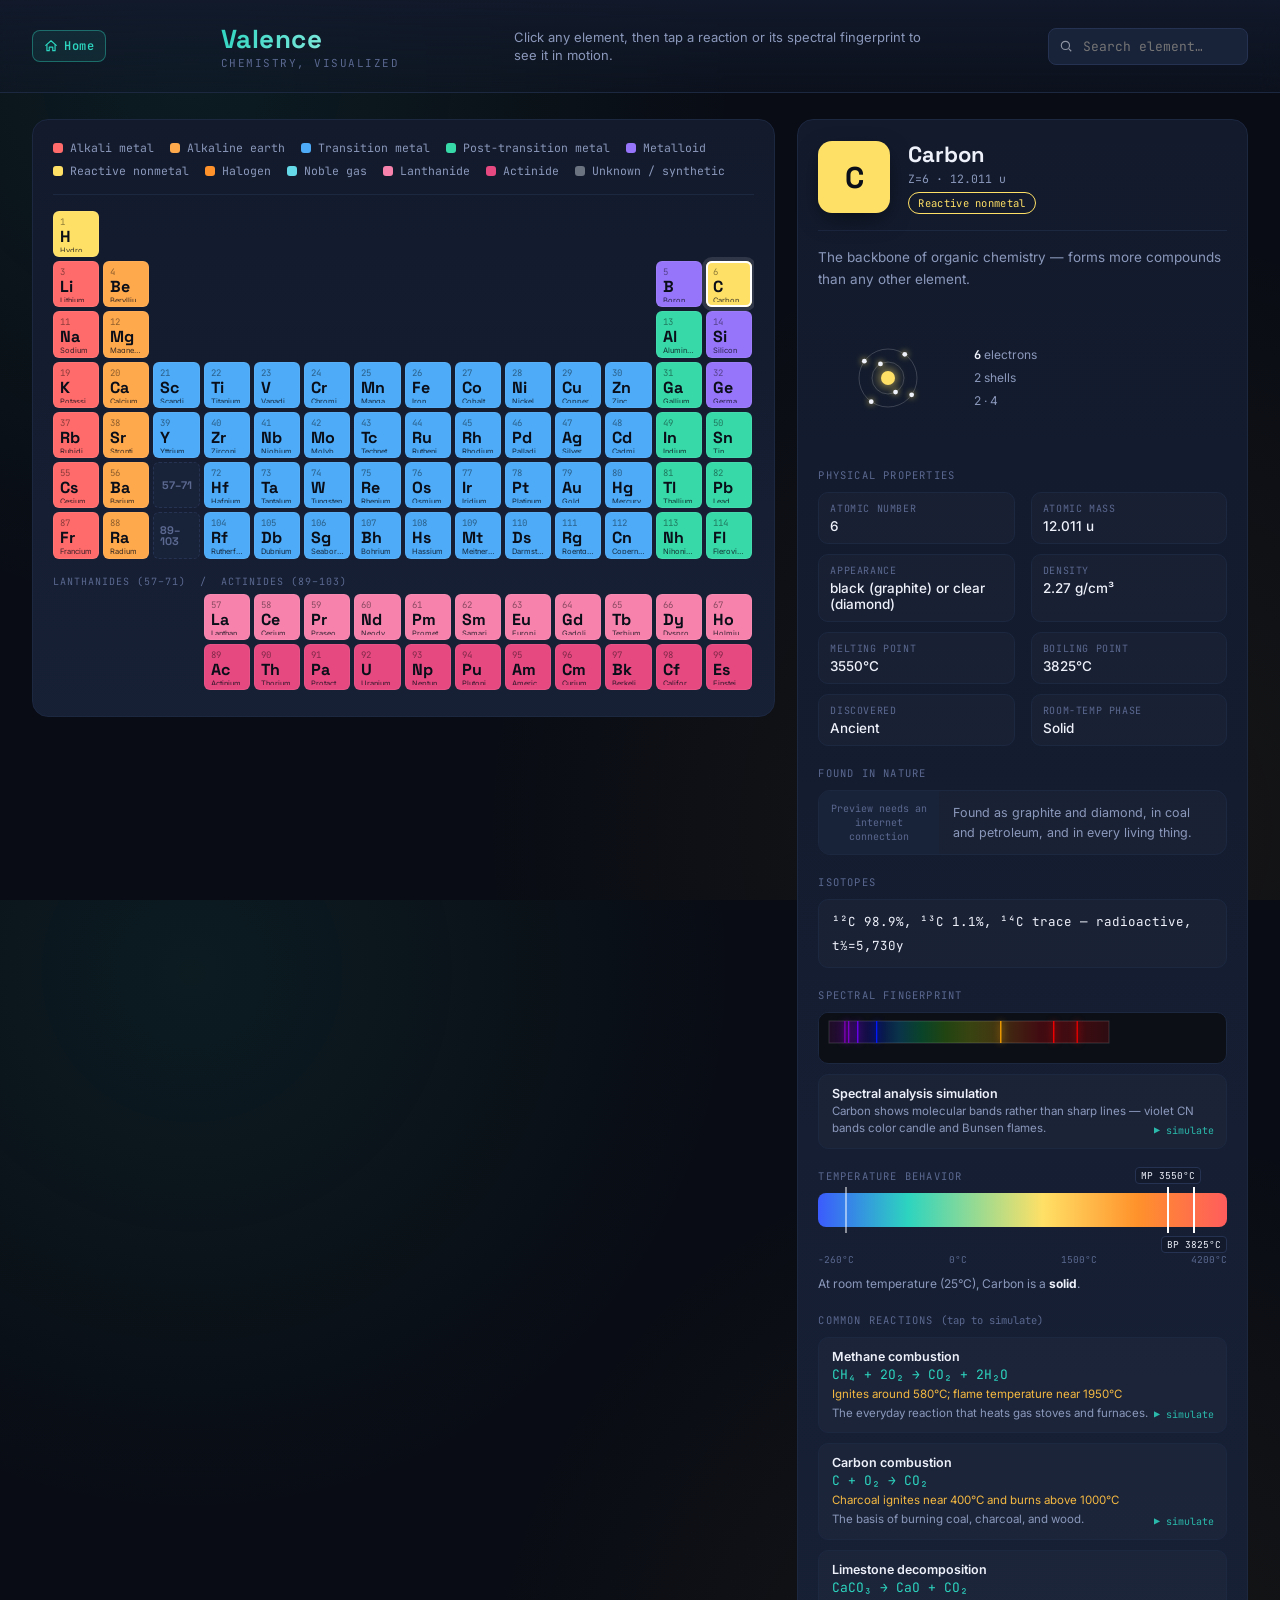
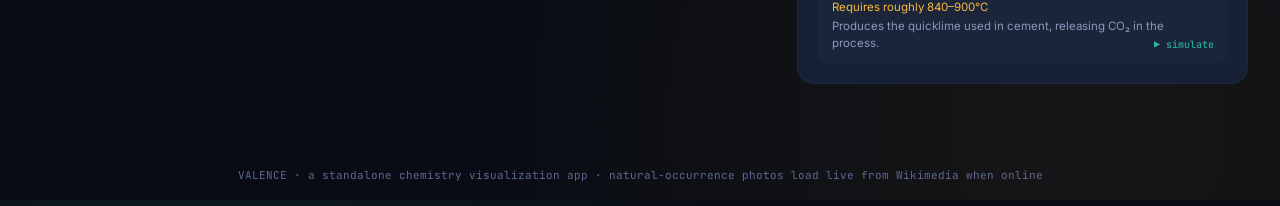
<file: modules/valence.html>
<!DOCTYPE html>
<html lang="en">
<head>
<meta charset="UTF-8">
<meta name="viewport" content="width=device-width, initial-scale=1.0">
<title>Valence — Chemistry Visualized</title>
<link rel="preconnect" href="https://fonts.googleapis.com">
<link href="https://fonts.googleapis.com/css2?family=Space+Grotesk:wght@400;500;600;700&family=Inter:wght@400;500;600&family=JetBrains+Mono:wght@400;500;600&display=swap" rel="stylesheet">
<style>
  :root{
    --bg:#090c14;
    --panel:#121a2c;
    --panel-2:#182238;
    --border:#263252;
    --border-soft:#1c2740;
    --text:#eef1fa;
    --muted:#8b98bb;
    --muted-2:#5b6890;
    --accent:#2dd4bf;
    --accent-dim:#1a5f57;
    --amber:#f5b942;

    --am:#ff6b6b; --ae:#ffa94d; --tm:#4dabf7; --pt:#38d9a9; --mo:#9775fa;
    --rn:#ffe066; --ha:#ff922b; --ng:#66d9e8; --la:#f783ac; --ac:#e64980; --unk:#6b7280;
  }
  *{box-sizing:border-box;}
  html,body{height:100%;}
  body{
    margin:0;
    background:
      radial-gradient(circle at 15% 8%, rgba(45,212,191,0.08), transparent 40%),
      radial-gradient(circle at 85% 92%, rgba(245,185,66,0.06), transparent 45%),
      var(--bg);
    color:var(--text);
    font-family:'Inter', sans-serif;
    -webkit-font-smoothing:antialiased;
  }
  ::selection{ background:var(--accent-dim); color:var(--text); }

  header{
    display:flex; align-items:center; justify-content:space-between; gap:20px;
    padding:22px 32px; border-bottom:1px solid var(--border-soft);
    background:linear-gradient(180deg, rgba(18,26,44,0.9), rgba(18,26,44,0.4));
    position:sticky; top:0; z-index:50; backdrop-filter:blur(10px);
  }
  .brand-mark{
    font-family:'Space Grotesk', sans-serif; font-weight:700; font-size:26px; letter-spacing:0.5px;
    background:linear-gradient(120deg, var(--accent), #7ee8dc 60%, var(--amber));
    -webkit-background-clip:text; background-clip:text; color:transparent;
  }
  .brand-tag{ font-family:'JetBrains Mono', monospace; font-size:11px; color:var(--muted-2); letter-spacing:1.5px; text-transform:uppercase; }
  .brand-sub{ font-size:13px; color:var(--muted); max-width:420px; line-height:1.4; display:none; }
  @media(min-width:900px){ .brand-sub{ display:block; } }

  .search-wrap{ position:relative; }
  .search-wrap input{
    background:var(--panel-2); border:1px solid var(--border); color:var(--text);
    font-family:'JetBrains Mono', monospace; font-size:13px; padding:9px 14px 9px 34px;
    border-radius:8px; width:200px; outline:none; transition:border-color .15s, box-shadow .15s;
  }
  .search-wrap input:focus{ border-color:var(--accent); box-shadow:0 0 0 3px rgba(45,212,191,0.12); }
  .search-wrap svg{ position:absolute; left:11px; top:50%; transform:translateY(-50%); opacity:0.55; }

  .app{ display:grid; grid-template-columns: minmax(0, 1.65fr) minmax(340px, 1fr); gap:22px; padding:26px 32px 60px; align-items:start; }
  @media(max-width:1080px){ .app{ grid-template-columns:1fr; } }

  .panel{ background:linear-gradient(180deg, var(--panel), var(--panel-2) 130%); border:1px solid var(--border-soft); border-radius:16px; padding:20px; }

  .legend{ display:flex; flex-wrap:wrap; gap:8px 16px; margin-bottom:16px; padding-bottom:16px; border-bottom:1px solid var(--border-soft); }
  .legend-item{ display:flex; align-items:center; gap:7px; font-size:11.5px; color:var(--muted); font-family:'JetBrains Mono', monospace; }
  .legend-dot{ width:10px; height:10px; border-radius:3px; flex:none; }

  .table-scroll{ overflow-x:auto; padding-bottom:6px; }
  .ptable{ display:grid; grid-template-columns:repeat(18, minmax(40px, 1fr)); gap:4px; min-width:900px; }
  .cell{
    aspect-ratio:1/1; border-radius:6px; border:1px solid rgba(255,255,255,0.06);
    display:flex; flex-direction:column; justify-content:center; align-items:flex-start; padding:4px 6px;
    cursor:pointer; position:relative; transition:transform .12s ease, box-shadow .12s ease, filter .12s ease; overflow:hidden;
  }
  .cell:hover{ transform:translateY(-2px); box-shadow:0 6px 16px rgba(0,0,0,0.4); filter:brightness(1.12); z-index:2; }
  .cell.selected{ outline:2px solid #fff; outline-offset:-2px; box-shadow:0 0 0 4px rgba(255,255,255,0.12); z-index:3; }
  .cell.dim{ opacity:0.18; filter:grayscale(0.6); }
  .cell .z{ font-family:'JetBrains Mono', monospace; font-size:9px; opacity:0.75; color:#00000099; }
  .cell .sym{ font-family:'Space Grotesk', sans-serif; font-weight:700; font-size:16px; line-height:1; color:#0a0e18; margin-top:1px; }
  .cell .nm{ font-size:7.5px; color:#0a0e18cc; white-space:nowrap; overflow:hidden; text-overflow:ellipsis; width:100%; margin-top:1px; }
  .cell.placeholder{ background:var(--panel-2) !important; border:1px dashed var(--border); color:var(--muted-2); align-items:center; justify-content:center; cursor:default; }
  .cell.placeholder:hover{ transform:none; box-shadow:none; filter:none; }
  .cell.placeholder .sym{ color:var(--muted-2); font-size:11px; }

  .fblock{ margin-top:16px; }
  .fblock-label{ font-family:'JetBrains Mono', monospace; font-size:10px; color:var(--muted-2); margin-bottom:6px; letter-spacing:1px; }

  .detail{ position:sticky; top:96px; min-height:520px; }
  .detail-empty{ display:flex; flex-direction:column; align-items:center; justify-content:center; text-align:center; padding:60px 20px; color:var(--muted); gap:10px; }
  .detail-empty svg{ opacity:0.35; margin-bottom:6px; }
  .detail-empty h3{ font-family:'Space Grotesk', sans-serif; color:var(--text); font-weight:600; margin:0; }
  .detail-empty p{ font-size:13px; margin:0; max-width:260px; line-height:1.5; }

  .d-head{ display:flex; gap:18px; align-items:center; margin-bottom:6px; }
  .d-swatch{
    width:72px; height:72px; border-radius:14px; flex:none; display:flex; align-items:center; justify-content:center;
    font-family:'Space Grotesk', sans-serif; font-weight:700; font-size:30px; color:#0a0e18;
    box-shadow:0 8px 24px -6px rgba(0,0,0,0.6);
  }
  .d-titles .d-name{ font-family:'Space Grotesk', sans-serif; font-size:22px; font-weight:700; margin:0; }
  .d-titles .d-meta{ font-family:'JetBrains Mono', monospace; font-size:11.5px; color:var(--muted); margin-top:3px; }
  .d-cat-badge{ display:inline-block; margin-top:6px; padding:3px 9px; border-radius:20px; font-size:10.5px; font-family:'JetBrains Mono', monospace; letter-spacing:0.3px; border:1px solid currentColor; }
  .d-summary{ font-size:13.5px; line-height:1.6; color:var(--muted); margin:16px 0 18px; padding-top:16px; border-top:1px solid var(--border-soft); }
  .d-section-title{ font-family:'JetBrains Mono', monospace; font-size:10.5px; text-transform:uppercase; letter-spacing:1.2px; color:var(--muted-2); margin:0 0 10px; }

  .shell-wrap{ display:flex; align-items:center; gap:16px; margin-bottom:20px; }
  canvas#shellCanvas{ flex:none; }
  .shell-legend{ font-size:12px; color:var(--muted); line-height:1.9; }
  .shell-legend b{ color:var(--text); font-family:'JetBrains Mono', monospace; }

  .props-grid{ display:grid; grid-template-columns:1fr 1fr; gap:10px 16px; margin-bottom:20px; }
  .prop{ background:rgba(255,255,255,0.02); border:1px solid var(--border-soft); border-radius:10px; padding:9px 11px; }
  .prop .k{ font-size:10px; color:var(--muted-2); text-transform:uppercase; letter-spacing:0.6px; font-family:'JetBrains Mono', monospace; }
  .prop .v{ font-size:13.5px; margin-top:3px; font-weight:500; }

  .nature-card{ display:flex; gap:14px; align-items:stretch; margin-bottom:20px; background:rgba(255,255,255,0.02); border:1px solid var(--border-soft); border-radius:12px; overflow:hidden; }
  .nature-img-wrap{ width:120px; flex:none; background:var(--panel-2); display:flex; align-items:center; justify-content:center; position:relative; }
  .nature-img-wrap img{ width:100%; height:100%; object-fit:cover; display:block; }
  .nature-img-fallback{ font-size:10px; color:var(--muted-2); text-align:center; padding:8px; font-family:'JetBrains Mono', monospace; line-height:1.4; }
  .nature-text{ padding:12px 14px 12px 0; font-size:12.5px; color:var(--muted); line-height:1.55; display:flex; align-items:center; }

  .isotope-line{ font-family:'JetBrains Mono', monospace; font-size:12.5px; color:var(--text); line-height:1.9; margin-bottom:20px; background:rgba(255,255,255,0.02); border:1px solid var(--border-soft); border-radius:10px; padding:10px 13px; }

  .spec-preview-wrap{ border-radius:10px; overflow:hidden; border:1px solid var(--border-soft); background:#0c0f16; margin-bottom:10px; }

  .gauge-wrap{ margin-bottom:22px; }
  .gauge-track{ position:relative; height:34px; border-radius:8px; overflow:visible; background:linear-gradient(90deg, #3b5bfd 0%, #2dd4bf 22%, #ffe066 55%, #ff922b 78%, #ff5c5c 100%); }
  .gauge-marker{ position:absolute; top:-6px; width:2px; height:46px; background:#fff; }
  .gauge-marker .lbl{ position:absolute; top:-20px; left:50%; transform:translateX(-50%); font-family:'JetBrains Mono', monospace; font-size:9.5px; white-space:nowrap; color:var(--text); background:var(--panel); padding:1px 5px; border-radius:4px; border:1px solid var(--border); }
  .gauge-marker .lbl.below{ top:auto; bottom:-20px; }
  .gauge-scale{ display:flex; justify-content:space-between; font-family:'JetBrains Mono', monospace; font-size:9.5px; color:var(--muted-2); margin-top:26px; }
  .gauge-phase{ margin-top:10px; font-size:12px; color:var(--muted); }
  .gauge-phase b{ color:var(--text); }

  .reaction-list{ display:flex; flex-direction:column; gap:10px; }
  .reaction{ background:rgba(255,255,255,0.025); border:1px solid var(--border-soft); border-radius:10px; padding:11px 13px; cursor:pointer; transition:border-color .15s, transform .12s; position:relative; }
  .reaction:hover{ border-color:var(--accent); transform:translateX(2px); }
  .reaction:after{ content:'▶ simulate'; position:absolute; right:12px; bottom:11px; font-size:10px; font-family:'JetBrains Mono', monospace; color:var(--accent); opacity:0.85; }
  .reaction .req{ font-family:'JetBrains Mono', monospace; font-size:13px; color:var(--accent); margin-bottom:4px; }
  .reaction .rname{ font-size:12.5px; color:var(--text); font-weight:600; margin-bottom:2px; padding-right:80px; }
  .reaction .rcond{ font-size:11.5px; color:var(--amber); margin-bottom:4px; }
  .reaction .rnote{ font-size:11.5px; color:var(--muted); line-height:1.45; }
  .no-reaction{ font-size:12.5px; color:var(--muted); line-height:1.55; padding:10px 2px; }

  footer{ text-align:center; padding:24px; font-size:11px; color:var(--muted-2); font-family:'JetBrains Mono', monospace; }

  /* ---------- simulation modal ---------- */
  .sim-overlay{ position:fixed; inset:0; background:rgba(4,6,12,0.82); backdrop-filter:blur(4px); display:none; align-items:center; justify-content:center; z-index:200; padding:18px; overflow-y:auto; }
  .sim-overlay.open{ display:flex; }
  .sim-modal{
    background:linear-gradient(180deg, var(--panel), var(--panel-2) 140%); border:1px solid var(--border);
    border-radius:16px; padding:20px; width:100%; max-width:440px; box-shadow:0 30px 80px rgba(0,0,0,0.6); margin:auto;
  }
  .sim-modal-head{ display:flex; justify-content:space-between; align-items:flex-start; margin-bottom:10px; }
  .sim-title{ font-family:'Space Grotesk', sans-serif; font-weight:700; font-size:16px; }
  .sim-eq{ font-family:'JetBrains Mono', monospace; color:var(--accent); font-size:13px; margin-top:3px; }
  .sim-close{ background:none; border:1px solid var(--border); color:var(--muted); border-radius:8px; width:28px; height:28px; cursor:pointer; font-size:14px; flex:none; }
  .sim-close:hover{ color:var(--text); border-color:var(--muted); }
  .sim-canvas-wrap{ border-radius:10px; overflow:hidden; border:1px solid var(--border-soft); margin:14px 0 8px; }
  .sim-subtitle{ font-family:'JetBrains Mono', monospace; font-size:9.5px; text-transform:uppercase; letter-spacing:1px; color:var(--muted-2); margin:14px 0 6px; }
  .sim-mol-wrap{ border-radius:10px; overflow:hidden; border:1px solid var(--border-soft); background:#0c0f16; }
  .sim-bond-legend{ display:flex; gap:14px; margin-top:6px; font-size:10.5px; color:var(--muted); font-family:'JetBrains Mono', monospace; }
  .sim-bond-legend span{ display:flex; align-items:center; gap:5px; }
  .sim-dot{ width:7px; height:7px; border-radius:50%; display:inline-block; }
  .sim-emission{ display:flex; align-items:center; gap:8px; margin-top:10px; font-size:12px; color:var(--muted); background:rgba(255,255,255,0.02); border:1px solid var(--border-soft); border-radius:8px; padding:8px 11px; }
  .sim-emission .swatch{ width:14px; height:14px; border-radius:50%; flex:none; box-shadow:0 0 10px 2px currentColor; }
  .sim-cond{ font-size:12px; color:var(--amber); margin-top:12px; }
  .sim-note{ font-size:12.5px; color:var(--muted); line-height:1.5; margin-top:4px; }

  .sim-physics{ margin-top:16px; }
  .unit-toggle{ display:flex; gap:6px; margin-bottom:8px; }
  .unit-btn{
    font-family:'JetBrains Mono', monospace; font-size:11px; padding:4px 12px; border-radius:20px;
    border:1px solid var(--border); background:var(--panel-2); color:var(--muted); cursor:pointer; transition:all .15s;
  }
  .unit-btn:hover{ border-color:var(--accent); color:var(--text); }
  .unit-btn.active{ background:rgba(45,212,191,0.15); border-color:var(--accent); color:var(--accent); }
  .physics-formula{
    font-family:'JetBrains Mono', monospace; font-size:13px; color:var(--accent);
    background:rgba(45,212,191,0.07); border:1px solid rgba(45,212,191,0.25); border-radius:8px;
    padding:9px 12px; margin-bottom:8px; text-align:center; letter-spacing:0.3px;
  }
  .physics-calc{ display:flex; flex-direction:column; gap:3px; }
  .physics-step{
    font-family:'JetBrains Mono', monospace; font-size:11.5px; color:var(--muted);
    background:rgba(255,255,255,0.02); border:1px solid var(--border-soft); border-radius:6px; padding:6px 10px;
  }
  .physics-step b{ color:var(--text); }
  .physics-step.result{ color:var(--amber); border-color:rgba(245,185,66,0.3); background:rgba(245,185,66,0.06); }
  .physics-empty{ font-size:12px; color:var(--muted-2); font-style:italic; }

  @media (prefers-reduced-motion: reduce){ .cell{ transition:none; } }
</style>
<style>
.qvda-home{align-self:center;position:relative;z-index:60;display:inline-flex;align-items:center;gap:6px;text-decoration:none;font-family:ui-monospace,Consolas,"JetBrains Mono",monospace;font-size:12px;font-weight:600;letter-spacing:.5px;color:#2dd4bf;background:rgba(45,212,191,.09);border:1px solid rgba(45,212,191,.4);border-radius:8px;padding:7px 11px;transition:background .15s,box-shadow .15s,transform .15s;white-space:nowrap}
.qvda-home:hover{background:rgba(45,212,191,.18);box-shadow:0 0 16px -2px rgba(45,212,191,.5);transform:translateY(-1px)}
.qvda-home svg{width:14px;height:14px;flex:0 0 auto}
@media(max-width:520px){.qvda-home span{display:none}.qvda-home{padding:7px 8px}}
</style>
</head>
<body>

<header>
  <a class="qvda-home" href="../index.html" aria-label="Return to QVDA Learning home"><svg viewBox="0 0 24 24" fill="none" stroke="currentColor" stroke-width="2" stroke-linecap="round" stroke-linejoin="round" aria-hidden="true"><path d="M3 11 12 3l9 8"/><path d="M5 10v10h4v-6h6v6h4V10"/></svg><span>Home</span></a>
  <div class="brand">
    <div>
      <div class="brand-mark">Valence</div>
      <div class="brand-tag">Chemistry, visualized</div>
    </div>
  </div>
  <div class="brand-sub">Click any element, then tap a reaction or its spectral fingerprint to see it in motion.</div>
  <div class="search-wrap">
    <svg width="14" height="14" viewBox="0 0 24 24" fill="none" stroke="currentColor" stroke-width="2"><circle cx="11" cy="11" r="7"/><line x1="21" y1="21" x2="16.65" y2="16.65"/></svg>
    <input id="searchInput" type="text" placeholder="Search element…" autocomplete="off">
  </div>
</header>

<div class="app">
  <div class="panel">
    <div class="legend" id="legend"></div>
    <div class="table-scroll">
      <div class="ptable" id="ptable"></div>
      <div class="fblock">
        <div class="fblock-label">LANTHANIDES (57–71) &nbsp;/&nbsp; ACTINIDES (89–103)</div>
        <div class="ptable" id="fblock" style="grid-template-rows:repeat(2, minmax(40px,1fr)); margin-bottom:0;"></div>
      </div>
    </div>
  </div>

  <div class="panel detail" id="detailPanel">
    <div class="detail-empty" id="detailEmpty">
      <svg width="46" height="46" viewBox="0 0 24 24" fill="none" stroke="currentColor" stroke-width="1.3">
        <circle cx="12" cy="12" r="2.2"/>
        <ellipse cx="12" cy="12" rx="10" ry="4.2"/>
        <ellipse cx="12" cy="12" rx="10" ry="4.2" transform="rotate(60 12 12)"/>
        <ellipse cx="12" cy="12" rx="10" ry="4.2" transform="rotate(120 12 12)"/>
      </svg>
      <h3>Pick an element</h3>
      <p>Select any tile on the periodic table to explore its color, phase, isotopes, and signature reactions.</p>
    </div>
    <div id="detailContent" style="display:none;"></div>
  </div>
</div>

<footer>VALENCE · a standalone chemistry visualization app · natural-occurrence photos load live from Wikimedia when online</footer>

<!-- ============ simulation modal (shared by reactions and spectral analysis) ============ -->
<div class="sim-overlay" id="simOverlay">
  <div class="sim-modal">
    <div class="sim-modal-head">
      <div>
        <div class="sim-title" id="simTitle"></div>
        <div class="sim-eq" id="simEq"></div>
      </div>
      <button class="sim-close" id="simClose">✕</button>
    </div>

    <div class="sim-canvas-wrap"><canvas id="simCanvas" width="400" height="180"></canvas></div>

    <div class="sim-subtitle" id="simSubtitle">Molecular structure &amp; electrons</div>
    <div class="sim-mol-wrap"><canvas id="molCanvas" width="400" height="120"></canvas></div>
    <div class="sim-bond-legend" id="simBondLegend">
      <span><i class="sim-dot" style="background:#eef1fa;"></i> shared / transferred electron</span>
      <span id="bondTypeLabel"></span>
    </div>

    <div class="sim-emission" id="simEmission">
      <div class="swatch" id="emissionSwatch"></div>
      <div id="emissionText"></div>
    </div>

    <div class="sim-cond" id="simCond"></div>
    <div class="sim-note" id="simNote"></div>

    <div class="sim-physics" id="simPhysics" style="display:none;">
      <div class="sim-subtitle">Physics: energy ↔ wavelength</div>
      <div class="unit-toggle" id="unitToggle">
        <button class="unit-btn active" data-unit="eV">eV</button>
        <button class="unit-btn" data-unit="J">Joules</button>
      </div>
      <div class="physics-formula" id="physicsFormula"></div>
      <div class="physics-calc" id="physicsCalc"></div>
    </div>
  </div>
</div>

<script>
/* ============================= DATA ============================= */
const CATS = {
  AM:{label:'Alkali metal', color:'var(--am)'}, AE:{label:'Alkaline earth', color:'var(--ae)'},
  TM:{label:'Transition metal', color:'var(--tm)'}, PT:{label:'Post-transition metal', color:'var(--pt)'},
  MO:{label:'Metalloid', color:'var(--mo)'}, RN:{label:'Reactive nonmetal', color:'var(--rn)'},
  HA:{label:'Halogen', color:'var(--ha)'}, NG:{label:'Noble gas', color:'var(--ng)'},
  LA:{label:'Lanthanide', color:'var(--la)'}, AC:{label:'Actinide', color:'var(--ac)'}, UNK:{label:'Unknown / synthetic', color:'var(--unk)'}
};

// z, sym, name, mass, cat, phase, mp(K), bp(K), density, appearance, year, summary, occurrence, isotopes, spectrum("type:lines|note")
const ELEMENTS = [
[1,"H","Hydrogen",1.008,"RN","gas",14,20,"0.09 g/L","colorless, odorless gas",1766,"Lightest element in the universe; powers stars through fusion and is highly flammable.","Found in water and virtually all organic compounds; free H₂ gas is rare in the atmosphere.","¹H 99.98%, ²H (deuterium) 0.02%, ³H (tritium) trace — radioactive, t½=12.3y","lines:656,486,434,410|The Balmer series — visible hydrogen lines used to confirm hydrogen throughout the universe."],
[2,"He","Helium",4.003,"NG","gas",null,4,"0.18 g/L","colorless, odorless gas",1868,"Second lightest element; chemically inert and used in balloons, blimps, and cryogenics.","Trapped in natural gas deposits underground; second most abundant element in the universe.","⁴He 99.9999%, ³He 0.0001%","lines:588,667,707,447,502|First discovered in the Sun's spectrum in 1868, years before being found on Earth."],
[3,"Li","Lithium",6.94,"AM","solid",454,1615,"0.53 g/cm³","soft silvery metal",1817,"Lightest metal; the key ingredient in modern rechargeable batteries.","Found in mineral ores like spodumene and in brine deposits, never as a free metal.","⁷Li 92.4%, ⁶Li 7.6%","lines:671|A single brilliant crimson-red line makes lithium easy to spot in a flame test."],
[4,"Be","Beryllium",9.012,"AE","solid",1560,2742,"1.85 g/cm³","steel-gray metal",1798,"Light, stiff, and toxic metal prized in aerospace and X-ray equipment.","Extracted mainly from the mineral beryl, which also forms emerald and aquamarine.","⁹Be 100% (only stable isotope)","none:|Beryllium's strongest lines sit in the ultraviolet, invisible to the naked eye."],
[5,"B","Boron",10.81,"MO","solid",2349,4200,"2.34 g/cm³","black-brown metalloid",1808,"Hard metalloid used in heat-resistant glass, ceramics, and semiconductors.","Found in borax and other borate minerals left behind by evaporated ancient lakes.","¹¹B 80.1%, ¹⁰B 19.9%","none:|Boron's spectrum lies mostly in the ultraviolet, requiring specialized detectors."],
[6,"C","Carbon",12.011,"RN","solid",3823,4098,"2.27 g/cm³","black (graphite) or clear (diamond)","Ancient","The backbone of organic chemistry — forms more compounds than any other element.","Found as graphite and diamond, in coal and petroleum, and in every living thing.","¹²C 98.9%, ¹³C 1.1%, ¹⁴C trace — radioactive, t½=5,730y","complex:|Carbon shows molecular bands rather than sharp lines — violet CN bands color candle and Bunsen flames."],
[7,"N","Nitrogen",14.007,"RN","gas",63,77,"1.25 g/L","colorless, odorless gas",1772,"Makes up 78% of Earth's atmosphere; essential to amino acids and DNA.","Fills the atmosphere as N₂ gas; also locked into nitrate minerals in soil.","¹⁴N 99.6%, ¹⁵N 0.4%","lines:500,568,742|Nitrogen's visible lines are faint; its glow is more often seen in auroras."],
[8,"O","Oxygen",15.999,"RN","gas",54,90,"1.43 g/L","colorless, odorless gas",1774,"Essential for respiration and combustion; the most abundant element in Earth's crust.","Makes up 21% of the atmosphere and about 46% of the crust, mostly bound in silicates and water.","¹⁶O 99.76%, ¹⁸O 0.20%, ¹⁷O 0.04%","lines:630,777|The 630nm auroral line paints the sky's green-red glow during oxygen's atmospheric emission."],
[9,"F","Fluorine",18.998,"HA","gas",53,85,"1.70 g/L","pale yellow gas, pungent odor",1886,"The most reactive and electronegative element; found in Teflon and toothpaste.","Found in the minerals fluorite and fluorapatite; too reactive to exist free in nature.","¹⁹F 100% (only stable isotope)","none:|Fluorine's emission lines sit almost entirely in the ultraviolet and infrared."],
[10,"Ne","Neon",20.180,"NG","gas",24,27,"0.90 g/L","colorless, odorless gas",1898,"Glows brilliant orange-red inside discharge tubes; the classic neon sign gas.","A trace component of the atmosphere, extracted by distilling liquid air.","²⁰Ne 90.5%, ²²Ne 9.2%, ²¹Ne 0.3%","lines:640,585,703|Neon's intense orange-red lines are exactly what light up neon signs."],
[11,"Na","Sodium",22.990,"AM","solid",371,1156,"0.97 g/cm³","soft silvery metal",1807,"Reacts violently with water; an essential electrolyte for nerves and muscles.","Found in halite (rock salt) and dissolved abundantly throughout seawater.","²³Na 100% (only stable isotope)","lines:589|The iconic sodium doublet — the same yellow-orange glow once used in streetlights."],
[12,"Mg","Magnesium",24.305,"AE","solid",923,1363,"1.74 g/cm³","shiny gray-white metal",1755,"Burns with a blinding white flame; sits at the center of every chlorophyll molecule.","Found dissolved in seawater and in the minerals dolomite and magnesite.","²⁴Mg 79.0%, ²⁶Mg 11.0%, ²⁵Mg 10.0%","lines:517,518,516|A tight green triplet, alongside a much stronger ultraviolet line."],
[13,"Al","Aluminum",26.982,"PT","solid",933,2792,"2.70 g/cm³","silvery-white metal",1825,"Lightweight and corrosion-resistant; the most abundant metal in Earth's crust.","Extracted from bauxite ore; never found as a free metal in nature.","²⁷Al 100% (only stable isotope)","lines:396,394|Two close violet lines right at the edge of visible light."],
[14,"Si","Silicon",28.085,"MO","solid",1687,3538,"2.33 g/cm³","gray, crystalline metalloid",1824,"The foundation of computer chips and glass; second most abundant element in the crust.","Found in sand and quartz as silicon dioxide, and in nearly all rocks as silicates.","²⁸Si 92.2%, ²⁹Si 4.7%, ³⁰Si 3.1%","none:|Silicon's strongest emission lines fall in the ultraviolet range."],
[15,"P","Phosphorus",30.974,"RN","solid",317,554,"1.82 g/cm³","waxy white or red solid, garlic-like odor",1669,"White phosphorus glows faintly in the dark and can ignite spontaneously in air.","Found in phosphate rock (apatite) and in the DNA and bones of every living thing.","³¹P 100% (only stable isotope)","none:|Phosphorus emits mainly in the ultraviolet, though it glows via chemiluminescence, not atomic emission."],
[16,"S","Sulfur",32.06,"RN","solid",388,718,"2.07 g/cm³","bright yellow crystalline solid","Ancient","Gives its compounds the classic rotten-egg smell; vital to many amino acids.","Found as native yellow crystals near volcanoes and hot springs, and in sulfide ores.","³²S 95.0%, ³⁴S 4.2%, ³³S 0.75%","lines:545,469|Weak blue-green lines, easily masked by sulfur's own blue combustion flame."],
[17,"Cl","Chlorine",35.45,"HA","gas",172,239,"3.21 g/L","yellow-green gas, sharp choking odor",1774,"A powerful disinfectant used to purify water and manufacture PVC plastic.","Found combined with sodium in halite and dissolved as chloride ions in seawater.","³⁵Cl 75.8%, ³⁷Cl 24.2%","none:|Chlorine's emission lines are concentrated in the near-ultraviolet and violet."],
[18,"Ar","Argon",39.948,"NG","gas",84,87,"1.78 g/L","colorless, odorless gas",1894,"Third most common gas in air; fills incandescent bulbs to stop the filament oxidizing.","The third most abundant atmospheric gas, formed by radioactive decay of potassium in rock.","⁴⁰Ar 99.6%, ³⁶Ar 0.34%, ³⁸Ar 0.06%","lines:811,763,696|The reddish-lilac glow seen inside plasma globes and gas-discharge tubes."],
[19,"K","Potassium",39.098,"AM","solid",337,1032,"0.86 g/cm³","soft silvery metal",1807,"Reacts explosively with water with a lilac flame; critical for nerve signaling.","Found in feldspar and clay minerals, and dissolved in seawater; never as a free metal.","³⁹K 93.3%, ⁴¹K 6.7%, ⁴⁰K trace — radioactive, t½=1.25 billion y","lines:766,770,404|Two close red lines plus a violet line combine into potassium's lilac flame."],
[20,"Ca","Calcium",40.078,"AE","solid",1115,1757,"1.55 g/cm³","dull gray metal",1808,"Builds bones and teeth; burns with a distinctive brick-red flame.","Found in limestone, chalk, and marble as calcium carbonate, and in bones and shells.","⁴⁰Ca 96.9%, ⁴⁴Ca 2.1%, ⁴²Ca 0.6%","lines:422,616,620|A violet line and a red-orange pair give calcium its brick-red flame."],
[21,"Sc","Scandium",44.956,"TM","solid",1814,3109,"2.99 g/cm³","silvery-white metal",1879,"Light transition metal used in aerospace alloys and high-intensity stadium lamps.","Widely dispersed at low concentration in many minerals; rarely concentrated enough to mine.","⁴⁵Sc 100% (only stable isotope)","complex:|A dense forest of ultraviolet and violet lines used in high-intensity stadium lighting."],
[22,"Ti","Titanium",47.867,"TM","solid",1941,3560,"4.51 g/cm³","lustrous silver metal",1791,"Strong, light, and corrosion-resistant; used in jet engines and hip implants.","Found in the minerals ilmenite and rutile; the ninth most abundant crustal element.","⁴⁸Ti 73.7%, ⁴⁶Ti 8.3%, ⁴⁷Ti 7.4%","complex:|Hundreds of catalogued lines across the visible range; used in stellar spectral classification."],
[23,"V","Vanadium",50.942,"TM","solid",2183,3680,"6.11 g/cm³","blue-silver metal",1801,"Hardens steel; its compounds shift through vivid, changing colors.","Found in roughly 65 different minerals and in fossil fuel deposits like crude oil.","⁵¹V 99.8%, ⁵⁰V 0.25%","complex:|A rich line spectrum that shifts noticeably with the metal's oxidation state."],
[24,"Cr","Chromium",51.996,"TM","solid",2180,2944,"7.15 g/cm³","shiny silver metal",1797,"Gives stainless steel its shine and rubies and emeralds their color.","Extracted primarily from the mineral chromite.","⁵²Cr 83.8%, ⁵³Cr 9.5%, ⁵⁰Cr 4.3%","lines:425,427,429|A tight cluster of violet-blue lines near 425 nanometers."],
[25,"Mn","Manganese",54.938,"TM","solid",1519,2334,"7.44 g/cm³","silvery-gray metal",1774,"Essential trace element that hardens steel and powers alkaline batteries.","Found in the mineral pyrolusite and in nodules scattered across the ocean floor.","⁵⁵Mn 100% (only stable isotope)","lines:403|A prominent violet triplet clustered near 403 nanometers."],
[26,"Fe","Iron",55.845,"TM","solid",1811,3134,"7.87 g/cm³","silvery-gray metal","Ancient","At Earth's core and in hemoglobin; the backbone of steel and civilization.","Found in hematite and magnetite ore, and molten at the very core of the Earth.","⁵⁶Fe 91.8%, ⁵⁴Fe 5.8%, ⁵⁷Fe 2.1%","complex:|One of the most line-rich spectra known — used to help map the Sun's own composition."],
[27,"Co","Cobalt",58.933,"TM","solid",1768,3200,"8.90 g/cm³","silver-blue metal",1735,"Gives glass and ceramics their deep cobalt-blue color.","Found in cobaltite ore and as a byproduct of copper and nickel mining.","⁵⁹Co 100% (only stable isotope)","complex:|A dense, complex spectrum with lines scattered across the entire visible range."],
[28,"Ni","Nickel",58.693,"TM","solid",1728,3186,"8.91 g/cm³","silvery-white metal",1751,"Corrosion-resistant metal used in coins and rechargeable batteries.","Found in laterite ore and iron-nickel meteorites; alloyed within Earth's core.","⁵⁸Ni 68.1%, ⁶⁰Ni 26.2%, ⁶²Ni 3.6%","complex:|Hundreds of faint lines, historically difficult for early spectroscopists to fully catalog."],
[29,"Cu","Copper",63.546,"TM","solid",1358,2835,"8.96 g/cm³","reddish-orange metal","Ancient","An excellent conductor and one of the few naturally colored metals.","Found as a native metal and in ores like chalcopyrite and malachite.","⁶³Cu 69.2%, ⁶⁵Cu 30.8%","lines:510,515,521|A blue-green cluster gives copper its signature flame-test color."],
[30,"Zn","Zinc",65.38,"TM","solid",693,1180,"7.14 g/cm³","bluish-white metal","Ancient","Protects steel from rusting through galvanization; an essential nutrient.","Extracted primarily from the mineral sphalerite (zinc blende).","⁶⁴Zn 49.2%, ⁶⁶Zn 27.7%, ⁶⁸Zn 18.5%","lines:468,472|Modest blue-green lines, often masked by zinc's own bluish-white flame."],
[31,"Ga","Gallium",69.723,"PT","solid",303,2673,"5.91 g/cm³","silvery metal that melts in the hand",1875,"Melts just above room temperature; used in LEDs and semiconductors.","Found in trace amounts within bauxite and zinc ores; rarely concentrated.","⁶⁹Ga 60.1%, ⁷¹Ga 39.9%","lines:403,417|A pair of violet lines discovered spectroscopically before gallium metal was isolated."],
[32,"Ge","Germanium",72.630,"MO","solid",1211,3106,"5.32 g/cm³","grayish-white metalloid",1886,"An early semiconductor material now used heavily in fiber optics.","Recovered from zinc-ore processing byproducts and certain coal ash.","⁷⁴Ge 36.7%, ⁷²Ge 27.5%, ⁷⁰Ge 20.4%","none:|Germanium's most useful diagnostic lines sit largely in the ultraviolet."],
[33,"As","Arsenic",74.922,"MO","solid",1090,887,"5.78 g/cm³","gray metallic solid, garlic odor when heated","Ancient","A notorious poison historically, also used in semiconductor doping.","Found in the mineral arsenopyrite, often alongside copper, gold, and lead ores.","⁷⁵As 100% (only stable isotope)","complex:|A busy spectrum concentrated mostly in the near-ultraviolet."],
[34,"Se","Selenium",78.971,"RN","solid",494,958,"4.81 g/cm³","gray or red solid, faint odor",1817,"Essential trace element that conducts electricity far better in bright light.","Recovered mainly as a byproduct of copper refining.","⁸⁰Se 49.6%, ⁷⁸Se 23.8%, ⁷⁶Se 9.4%","complex:|Numerous closely-packed lines spanning blue through red."],
[35,"Br","Bromine",79.904,"HA","liquid",266,332,"3.10 g/cm³","reddish-brown liquid, sharp choking odor",1826,"One of only two elements that are liquid at room temperature.","Found dissolved as bromide salts in seawater and inland salt lakes.","⁷⁹Br 50.7%, ⁸¹Br 49.3%","complex:|A weak, complex visible spectrum overshadowed by much stronger ultraviolet lines."],
[36,"Kr","Krypton",83.798,"NG","gas",116,120,"3.75 g/L","colorless, odorless gas",1898,"Used in energy-efficient lighting and high-speed photography flash lamps.","A trace atmospheric gas, extracted by distilling liquid air.","⁸⁴Kr 57.0%, ⁸⁶Kr 17.3%, ⁸²Kr 11.6%","lines:557,587|The 557nm green line once defined the meter itself, from 1960 to 1983."],
[37,"Rb","Rubidium",85.468,"AM","solid",312,961,"1.53 g/cm³","soft silvery metal",1861,"Ignites spontaneously in air; used to build precision atomic clocks.","Found in the minerals lepidolite and pollucite, scattered through potassium ores.","⁸⁵Rb 72.2%, ⁸⁷Rb 27.8% (mildly radioactive, t½=49 billion y)","lines:780,795|A red-violet pair — rubidium was in fact discovered by these very spectral lines in 1861."],
[38,"Sr","Strontium",87.62,"AE","solid",1050,1655,"2.64 g/cm³","silvery metal",1790,"Burns a vivid crimson-red; a favorite of fireworks and emergency flares.","Found in the minerals celestine and strontianite.","⁸⁸Sr 82.6%, ⁸⁶Sr 9.9%, ⁸⁷Sr 7.0%","lines:460,606,636,674|A blue line plus a red cluster combine into strontium's brilliant crimson flare color."],
[39,"Y","Yttrium",88.906,"TM","solid",1799,3609,"4.47 g/cm³","silvery metal",1794,"Found in LEDs, camera lenses, and high-temperature superconductors.","Found in rare-earth minerals like xenotime, always alongside lanthanides.","⁸⁹Y 100% (only stable isotope)","complex:|A dense spectrum used to fingerprint yttrium-based phosphors and superconductors."],
[40,"Zr","Zirconium",91.224,"TM","solid",2128,4650,"6.52 g/cm³","gray-white metal",1789,"Extremely corrosion-resistant; used to clad fuel rods in nuclear reactors.","Extracted from the mineral zircon, which also forms natural gemstones.","⁹⁰Zr 51.5%, ⁹⁴Zr 17.4%, ⁹²Zr 17.2%","complex:|Thousands of catalogued lines, historically used to help identify zirconium-bearing ores."],
[41,"Nb","Niobium",92.906,"TM","solid",2750,5017,"8.57 g/cm³","gray metal",1801,"A superconducting metal essential to building MRI magnets.","Found in the mineral columbite, usually alongside tantalum.","⁹³Nb 100% (only stable isotope)","complex:|A dense, closely-spaced line spectrum typical of early transition metals."],
[42,"Mo","Molybdenum",95.95,"TM","solid",2896,4912,"10.28 g/cm³","gray metal",1781,"High melting point metal used to strengthen and toughen steel alloys.","Extracted primarily from the mineral molybdenite.","⁹⁸Mo 24.1%, ⁹⁶Mo 16.7%, ⁹⁵Mo 15.9%","complex:|A rich spectrum used in some industrial arc-lamp emission analysis."],
[43,"Tc","Technetium",98,"TM","solid",2430,4538,"11.0 g/cm³","silvery-gray metal (radioactive)",1937,"The first artificially produced element; widely used in medical imaging.","Not found naturally on Earth in meaningful quantity; produced in nuclear reactors.","⁹⁹Tc most common — radioactive, t½=211,000y","complex:|Rarely measured directly — technetium is usually identified by its radioactivity, not its light."],
[44,"Ru","Ruthenium",101.07,"TM","solid",2607,4423,"12.45 g/cm³","silvery-white metal",1844,"A rare platinum-group metal used to harden other precious-metal alloys.","Found in platinum-group ore deposits alongside platinum and palladium.","¹⁰²Ru 31.6%, ¹⁰⁴Ru 18.6%, ¹⁰¹Ru 17.1%","complex:|A dense spectrum shared in character with the other platinum-group metals."],
[45,"Rh","Rhodium",102.906,"TM","solid",2237,3968,"12.41 g/cm³","silvery-white metal",1803,"Highly reflective and inert; essential inside catalytic converters.","Found in trace amounts within platinum and nickel ores.","¹⁰³Rh 100% (only stable isotope)","complex:|Numerous lines concentrated mostly in the blue and violet range."],
[46,"Pd","Palladium",106.42,"TM","solid",1828,3236,"12.02 g/cm³","silvery-white metal",1803,"Can absorb nearly 900 times its own volume of hydrogen gas.","Found in nickel-copper ore deposits alongside other platinum-group metals.","¹⁰⁶Pd 27.3%, ¹⁰⁸Pd 26.5%, ¹⁰⁵Pd 22.3%","complex:|A busy spectrum used to verify palladium purity in catalysis research."],
[47,"Ag","Silver",107.868,"TM","solid",1235,2435,"10.49 g/cm³","lustrous white metal","Ancient","The best electrical and thermal conductor of any metal.","Found as a native metal and in ores like argentite, often alongside lead and copper.","¹⁰⁷Ag 51.8%, ¹⁰⁹Ag 48.2%","none:|Silver's strongest lines sit just outside the visible range, in the near-ultraviolet."],
[48,"Cd","Cadmium",112.414,"TM","solid",594,1040,"8.65 g/cm³","bluish-white metal",1817,"A toxic heavy metal once common in rechargeable batteries and pigments.","Recovered almost entirely as a byproduct of zinc ore processing.","¹¹⁴Cd 28.7%, ¹¹²Cd 24.1%, ¹¹¹Cd 12.8%","lines:480,508,644|A blue, green, and red trio once used to define the international meter (1927–1960)."],
[49,"In","Indium",114.818,"PT","solid",430,2345,"7.31 g/cm³","soft silvery metal that 'cries' when bent",1863,"Coats touchscreens worldwide as transparent indium tin oxide.","Recovered mainly as a byproduct of zinc ore refining.","¹¹⁵In 95.7% (mildly radioactive), ¹¹³In 4.3%","lines:451,410|Its brilliant indigo-blue line is literally where indium got its name."],
[50,"Sn","Tin",118.710,"PT","solid",505,2875,"7.31 g/cm³","silvery-white metal","Ancient","Used since the Bronze Age; coats steel cans to prevent rust.","Extracted from the mineral cassiterite, mined for millennia.","¹²⁰Sn 32.6%, ¹¹⁸Sn 24.2%, ¹¹⁶Sn 14.5%","complex:|A moderately dense spectrum with lines scattered through blue and green."],
[51,"Sb","Antimony",121.760,"MO","solid",904,1860,"6.68 g/cm³","silvery-gray metalloid","Ancient","Used in flame retardants and metal alloys since antiquity.","Found in the mineral stibnite, known and used since antiquity.","¹²¹Sb 57.2%, ¹²³Sb 42.8%","complex:|A busy blue-green spectrum typical of the pnictogen element family."],
[52,"Te","Tellurium",127.60,"MO","solid",723,1261,"6.24 g/cm³","silvery-white metalloid",1782,"Gives skin and breath a persistent garlic odor even in tiny doses.","One of the rarest stable elements in Earth's crust, often found with gold ores.","¹³⁰Te 34.1%, ¹²⁸Te 31.7%, ¹²⁶Te 18.9%","complex:|A dense spectrum concentrated mostly in the blue-green range."],
[53,"I","Iodine",126.904,"HA","solid",387,457,"4.93 g/cm³","dark violet-black crystals, sharp antiseptic odor",1811,"Sublimes directly into violet vapor; essential for making thyroid hormones.","Found concentrated in seaweed and brine deposits from ancient seas.","¹²⁷I 100% (only stable isotope)","complex:|Molecular iodine vapor absorbs visible light broadly, producing its striking violet color."],
[54,"Xe","Xenon",131.293,"NG","gas",161,165,"5.90 g/L","colorless, odorless gas",1898,"Used in high-intensity lamps and as fuel for ion propulsion engines.","An extremely rare trace atmospheric gas, extracted by distilling liquid air.","¹³²Xe 26.9%, ¹²⁹Xe 26.4%, ¹³¹Xe 21.2%","lines:462,467|A blue-white discharge glow used in xenon car headlights and camera flash tubes."],
[55,"Cs","Cesium",132.905,"AM","solid",302,944,"1.93 g/cm³","soft gold-colored metal",1860,"Melts near body temperature; defines the length of the second itself.","Found in the rare mineral pollucite.","¹³³Cs 100% (only stable isotope)","lines:455,459|A pair of vivid blue lines — cesium was in fact discovered by these lines in 1860."],
[56,"Ba","Barium",137.327,"AE","solid",1000,2118,"3.51 g/cm³","silvery-white metal",1808,"Burns apple-green; swallowed as a contrast agent before some X-rays.","Found in the minerals barite and witherite.","¹³⁸Ba 71.7%, ¹³⁷Ba 11.2%, ¹³⁶Ba 7.9%","lines:553,614|A green line and an orange cluster combine into barium's apple-green flame."],
[57,"La","Lanthanum",138.905,"LA","solid",1193,3737,"6.15 g/cm³","silvery-white metal",1839,"The most reactive rare earth; used in camera and telescope lenses.","Found in rare-earth ores like monazite and bastnäsite alongside other lanthanides.","¹³⁹La 99.9%, ¹³⁸La 0.1% (mildly radioactive)","complex:|A dense spectrum typical of the lanthanide series, used to help fingerprint rare-earth ores."],
[58,"Ce","Cerium",140.116,"LA","solid",1068,3716,"6.77 g/cm³","silvery iron-gray metal",1803,"The most abundant rare earth; sparks when scratched, used in lighter flints.","Found in monazite and bastnäsite ores.","¹⁴⁰Ce 88.4%, ¹⁴²Ce 11.1%","complex:|Thousands of catalogued lines — one of the most complex atomic spectra ever measured."],
[59,"Pr","Praseodymium",140.908,"LA","solid",1208,3403,"6.77 g/cm³","silvery metal",1885,"Colors glass and ceramics a rich yellow-green.","Found alongside other lanthanides in monazite and bastnäsite ores.","¹⁴¹Pr 100% (only stable isotope)","complex:|A rich spectrum with characteristic bands that also color welding-glass filters green."],
[60,"Nd","Neodymium",144.242,"LA","solid",1297,3347,"7.01 g/cm³","silvery metal",1885,"Powers the strongest permanent magnets ever made.","Found in monazite and bastnäsite ores; extracted for magnet production.","¹⁴²Nd 27.2%, ¹⁴⁴Nd 23.8% (mildly radioactive), ¹⁴⁶Nd 17.2%","complex:|Sharp absorption bands are exploited directly inside neodymium laser crystals."],
[61,"Pm","Promethium",145,"LA","solid",1315,3273,"7.26 g/cm³","silvery metal (radioactive)",1945,"The only radioactive lanthanide; once used in glow-in-the-dark paint.","Not found naturally in meaningful amounts; produced by nuclear fission.","¹⁴⁵Pm most stable — radioactive, t½=17.7y","none:|Extremely difficult to measure — intensely radioactive and vanishingly rare."],
[62,"Sm","Samarium",150.36,"LA","solid",1345,2067,"7.52 g/cm³","silvery metal",1879,"Combined with cobalt to make powerful heat-resistant magnets.","Found in monazite and bastnäsite ores alongside other rare earths.","¹⁵²Sm 26.8%, ¹⁵⁴Sm 22.8%, ¹⁴⁷Sm 15.0% (mildly radioactive)","complex:|A dense spectrum with narrow, well-resolved lines useful in laser physics research."],
[63,"Eu","Europium",151.964,"LA","solid",1099,1802,"5.24 g/cm³","silvery metal",1901,"Provides the red and blue glow of older television phosphors.","Found in monazite ore, typically the scarcest of the common lanthanides.","¹⁵³Eu 52.2%, ¹⁵¹Eu 47.8%","lines:612,590|Sharp red and orange emission lines make europium a key TV and LED phosphor activator."],
[64,"Gd","Gadolinium",157.25,"LA","solid",1585,3546,"7.90 g/cm³","silvery-white metal",1880,"Highly magnetic; used as a contrast agent in MRI scans.","Found in monazite and gadolinite ores.","¹⁵⁸Gd 24.8%, ¹⁶⁰Gd 21.9%, ¹⁵⁶Gd 20.5%","complex:|A rich spectrum, though gadolinium is identified far more often by its magnetism than its light."],
[65,"Tb","Terbium",158.925,"LA","solid",1629,3503,"8.23 g/cm³","silvery-gray metal",1843,"Emits a bright green light in low-energy fluorescent lamps.","Found in trace amounts within monazite and xenotime ores.","¹⁵⁹Tb 100% (only stable isotope)","lines:543|A strong, sharp green emission line powers energy-efficient fluorescent lamp phosphors."],
[66,"Dy","Dysprosium",162.500,"LA","solid",1680,2840,"8.54 g/cm³","silvery metal",1886,"Stays highly magnetic even at high temperatures; used inside hard drives.","Found in monazite and xenotime ores.","¹⁶⁴Dy 28.3%, ¹⁶²Dy 25.5%, ¹⁶³Dy 24.9%","complex:|A dense spectrum with hundreds of lines spread across the visible range."],
[67,"Ho","Holmium",164.930,"LA","solid",1734,2993,"8.79 g/cm³","silvery-white metal",1878,"Has the strongest magnetic moment of any naturally occurring element.","Found in trace amounts within monazite and gadolinite ores.","¹⁶⁵Ho 100% (only stable isotope)","complex:|Sharp, narrow lines make holmium oxide a standard for calibrating spectrophotometers."],
[68,"Er","Erbium",167.259,"LA","solid",1802,3141,"9.07 g/cm³","silvery metal",1843,"Colors glass pink and amplifies signals inside fiber-optic cables.","Found in trace amounts within xenotime and gadolinite ores.","¹⁶⁶Er 33.5%, ¹⁶⁸Er 27.0%, ¹⁶⁷Er 22.9%","complex:|Infrared emission near 1550nm, invisible to the eye, makes erbium vital to fiber-optic amplifiers."],
[69,"Tm","Thulium",168.934,"LA","solid",1818,2223,"9.32 g/cm³","silvery-gray metal",1879,"The rarest naturally occurring stable lanthanide, used in portable X-ray devices.","Found only in trace amounts within rare-earth ores.","¹⁶⁹Tm 100% (only stable isotope)","complex:|A moderately dense spectrum with a handful of useful blue emission lines."],
[70,"Yb","Ytterbium",173.045,"LA","solid",1097,1469,"6.90 g/cm³","silvery metal",1878,"Used as a stress-gauge material and inside atomic clocks.","Found in trace amounts within monazite and xenotime ores.","¹⁷⁴Yb 31.8%, ¹⁷²Yb 21.8%, ¹⁷³Yb 16.1%","complex:|A relatively simple spectrum for a lanthanide, exploited in today's most precise atomic clocks."],
[71,"Lu","Lutetium",174.967,"LA","solid",1925,3675,"9.84 g/cm³","silvery-white metal",1907,"The rarest and most expensive stable rare earth.","Found only in trace amounts within rare-earth ores.","¹⁷⁵Lu 97.4%, ¹⁷⁶Lu 2.6% (mildly radioactive)","complex:|A dense spectrum typical of the heaviest stable lanthanide."],
[72,"Hf","Hafnium",178.49,"TM","solid",2506,4876,"13.31 g/cm³","steel-gray metal",1923,"Absorbs neutrons efficiently; used in nuclear reactor control rods.","Found alongside zirconium in the mineral zircon, difficult to separate from it.","¹⁸⁰Hf 35.1%, ¹⁷⁸Hf 27.3%, ¹⁷⁷Hf 18.6%","complex:|A busy spectrum that overlaps closely with zirconium's own lines, first separated by spectroscopy."],
[73,"Ta","Tantalum",180.948,"TM","solid",3290,5731,"16.65 g/cm³","gray-blue metal",1802,"Extremely corrosion-resistant; used in surgical implants and capacitors.","Found in the mineral tantalite, mined for use in electronics capacitors.","¹⁸¹Ta 99.99% (only major stable isotope)","complex:|Numerous lines concentrated mostly in the blue-violet range."],
[74,"W","Tungsten",183.84,"TM","solid",3695,5828,"19.25 g/cm³","gray-white metal",1783,"Has the highest melting point of any metal; once glowed inside light bulbs.","Found in the minerals wolframite and scheelite.","¹⁸⁴W 30.6%, ¹⁸⁶W 28.4%, ¹⁸²W 26.5%","complex:|An extremely dense line spectrum; tungsten filaments instead glow via blackbody radiation, not lines."],
[75,"Re","Rhenium",186.207,"TM","solid",3459,5869,"21.02 g/cm³","silvery-gray metal",1925,"One of the densest and rarest stable elements on Earth.","One of the rarest elements in the crust, recovered from molybdenum ore processing.","¹⁸⁷Re 62.6% (mildly radioactive), ¹⁸⁵Re 37.4%","complex:|A rich spectrum — rhenium was in fact the last stable element discovered, via X-ray spectroscopy."],
[76,"Os","Osmium",190.23,"TM","solid",3306,5285,"22.59 g/cm³","blue-gray metal",1803,"The densest naturally occurring element known.","Found alongside platinum in river sands and nickel ore deposits.","¹⁹²Os 41.0%, ¹⁹⁰Os 26.4%, ¹⁸⁹Os 16.2%","complex:|A dense spectrum spread evenly across the entire visible range."],
[77,"Ir","Iridium",192.217,"TM","solid",2719,4403,"22.56 g/cm³","silvery-white metal",1803,"So corrosion-resistant it marks the dinosaur extinction boundary layer in rock.","Found in meteorites and platinum-group ore deposits.","¹⁹³Ir 62.7%, ¹⁹¹Ir 37.3%","complex:|Numerous closely-spaced lines typical of the platinum-group metals."],
[78,"Pt","Platinum",195.084,"TM","solid",2041,4098,"21.45 g/cm³","silvery-white metal",1735,"Prized in jewelry and catalytic converters for its chemical inertness.","Found as a native metal in placer deposits and nickel-copper ores.","¹⁹⁵Pt 33.8%, ¹⁹⁴Pt 32.9%, ¹⁹⁶Pt 25.2%","complex:|A busy spectrum used to verify platinum purity in jewelry assay labs."],
[79,"Au","Gold",196.967,"TM","solid",1337,3129,"19.30 g/cm³","yellow lustrous metal","Ancient","Never tarnishes; malleable enough to hammer into translucent sheets.","Found as native metal in quartz veins and alluvial placer deposits.","¹⁹⁷Au 100% (only stable isotope)","lines:583,627|A yellow-orange line pair, subtler and less iconic than gold's own metallic sheen."],
[80,"Hg","Mercury",200.592,"TM","liquid",234,630,"13.53 g/cm³","silvery liquid metal","Ancient","The only metal liquid at room temperature; highly toxic.","Extracted mainly from the mineral cinnabar.","²⁰²Hg 29.7%, ²⁰⁰Hg 23.1%, ¹⁹⁹Hg 16.9%","lines:405,436,546,577|Sharp violet, blue, green and yellow lines define the light from fluorescent lamps."],
[81,"Tl","Thallium",204.38,"PT","solid",577,1746,"11.85 g/cm³","silvery-white soft metal",1861,"Once used as an odorless, tasteless poison; extremely toxic today.","Found in trace amounts within potassium-rich minerals and smelting byproducts.","²⁰⁵Tl 70.5%, ²⁰³Tl 29.5%","lines:535|A brilliant green line — thallium's name literally means 'green twig' in Greek, from this line."],
[82,"Pb","Lead",207.2,"PT","solid",601,2022,"11.34 g/cm³","bluish-white to gray metal","Ancient","A dense, soft, toxic metal once common in pipes, paint, and fuel.","Extracted primarily from the mineral galena.","²⁰⁸Pb 52.4%, ²⁰⁶Pb 24.1%, ²⁰⁷Pb 22.1%","complex:|A relatively weak, complex spectrum concentrated in the blue-violet range."],
[83,"Bi","Bismuth",208.980,"PT","solid",545,1837,"9.78 g/cm³","pinkish metal with iridescent oxide",1753,"Grows striking rainbow staircase crystals when cooled slowly.","Found as a native metal and in the mineral bismuthinite.","²⁰⁹Bi 100%, extremely weakly radioactive (t½ far exceeds the age of the universe)","complex:|A dense spectrum used to verify bismuth purity in low-melting alloy production."],
[84,"Po","Polonium",209,"PT","solid",527,1235,"9.20 g/cm³","silvery metal (radioactive)",1898,"Intensely radioactive; discovered by Marie and Pierre Curie.","Occurs only in trace amounts in uranium ores as a decay product.","²⁰⁹Po most stable — radioactive, t½=124y","none:|Rarely measured optically at all due to its extreme radioactivity."],
[85,"At","Astatine",210,"HA","solid",575,610,"unknown (extremely rare)","likely a dark metallic solid",1940,"Rarest naturally occurring element — only a few atoms exist at once.","Occurs only fleetingly in uranium and thorium ore as a decay product.","²¹⁰At most stable — radioactive, t½=8.1h","none:|Too radioactive and short-lived for its spectrum to ever be directly recorded."],
[86,"Rn","Radon",222,"NG","gas",202,211,"9.73 g/L","colorless gas (radioactive)",1900,"A radioactive gas that seeps from soil and is a leading cause of lung cancer.","Seeps continuously from uranium-bearing soil and rock as a decay product.","²²²Rn most common — radioactive, t½=3.8 days","complex:|A radioactive noble gas with several lines across the red and green range."],
[87,"Fr","Francium",223,"AM","solid",300,950,"unknown (extremely rare)","presumed metallic",1939,"So unstable that only grams of it exist on Earth at any moment.","Forms only fleetingly in uranium and thorium ore as a decay product.","²²³Fr most stable — radioactive, t½=22 minutes","none:|So unstable that only a handful of atoms have ever been spectroscopically studied."],
[88,"Ra","Radium",226,"AE","solid",973,2010,"5.50 g/cm³","silvery-white metal (radioactive)",1898,"Glows faintly blue; once painted on watch dials, with tragic consequences.","Occurs in trace amounts within uranium ores as a decay product.","²²⁶Ra most stable — radioactive, t½=1,600y","lines:468,482|A blue-green emission historically used to help confirm radium's discovery in 1898."],
[89,"Ac","Actinium",227,"AC","solid",1500,3500,"10.07 g/cm³","silvery metal (radioactive)",1899,"Glows visibly blue in the dark due to its intense radioactivity.","Occurs in trace amounts within uranium ores as a decay product.","²²⁷Ac most stable — radioactive, t½=21.8y","none:|Intensely radioactive and scarce — its optical spectrum remains poorly characterized."],
[90,"Th","Thorium",232.038,"AC","solid",2115,5061,"11.72 g/cm³","silvery metal",1829,"A promising nuclear fuel, more abundant in Earth's crust than uranium.","Found in the mineral monazite and in thorite ore.","²³²Th 100% (weakly radioactive, t½=14 billion y)","complex:|One of the densest known atomic spectra; once exploited in gas-lantern mantle glow."],
[91,"Pa","Protactinium",231.036,"AC","solid",1841,4300,"15.37 g/cm³","silvery metal (radioactive)",1913,"Rare and highly radioactive; found in trace amounts within uranium ore.","Occurs only in trace amounts within uranium ore as a decay product.","²³¹Pa most stable — radioactive, t½=32,760y","none:|Extremely rare and radioactive; spectroscopic data on it remains limited."],
[92,"U","Uranium",238.029,"AC","solid",1405,4404,"19.05 g/cm³","silvery-gray metal",1789,"Fuels nuclear reactors; the heaviest naturally occurring element.","Extracted from the minerals uraninite (pitchblende) and carnotite.","²³⁸U 99.3% (radioactive, t½=4.5 billion y), ²³⁵U 0.7%","complex:|A famously dense spectrum; uranium glass instead glows a vivid green under ultraviolet light."],
[93,"Np","Neptunium",237,"AC","solid",917,4273,"20.45 g/cm³","silvery metal (radioactive)",1940,"The first transuranium element ever synthesized in a laboratory.","Not found naturally in meaningful amounts; produced in nuclear reactors.","²³⁷Np most stable — radioactive, t½=2.1 million y","none:|Synthetic and radioactive, with only limited spectroscopic characterization to date."],
[94,"Pu","Plutonium",244,"AC","solid",913,3501,"19.82 g/cm³","silvery metal that tarnishes yellow",1940,"A key fuel in nuclear weapons and deep-space power generators.","Occurs only in trace amounts naturally; produced in bulk within nuclear reactors.","²⁴⁴Pu most stable — radioactive, t½=80 million y","complex:|A complex spectrum studied mainly for nuclear forensics rather than routine identification."],
[95,"Am","Americium",243,"AC","solid",1449,2880,"12.0 g/cm³","silvery metal (radioactive)",1944,"Found inside most household smoke detectors.","Not found in nature; produced by neutron bombardment of plutonium.","²⁴³Am most stable — radioactive, t½=7,370y","none:|Identified mainly through its radioactive decay, rather than by optical emission."],
[96,"Cm","Curium",247,"AC","solid",1613,3383,"13.51 g/cm³","silvery metal (radioactive)",1944,"Named for Marie and Pierre Curie; glows faintly in the dark.","Not found in nature; produced by bombarding plutonium with helium ions.","²⁴⁷Cm most stable — radioactive, t½=15.6 million y","none:|Extremely radioactive, which makes conventional optical spectroscopy difficult and rare."],
[97,"Bk","Berkelium",247,"AC","solid",1259,null,"14.78 g/cm³","silvery metal (radioactive)",1949,"Produced atom by atom in nuclear reactors.","Not found in nature; produced atom by atom in nuclear reactors.","²⁴⁷Bk most stable — radioactive, t½=1,380y","none:|Produced in such tiny quantities that a full spectrum has never been recorded."],
[98,"Cf","Californium",251,"AC","solid",1173,null,"15.1 g/cm³","silvery metal (radioactive)",1950,"A powerful neutron source used to help start up nuclear reactors.","Not found in nature; produced in specialized nuclear reactors.","²⁵¹Cf most stable — radioactive, t½=898y","none:|Its intense radioactivity makes conventional optical spectroscopy impractical."],
[99,"Es","Einsteinium",252,"AC","solid",1133,null,"unknown","unknown (radioactive)",1952,"First identified in the debris of the first hydrogen bomb test.","Not found in nature; first identified in hydrogen bomb test debris.","²⁵²Es most stable — radioactive, t½=472 days","none:|Only ever produced in trace amounts far too small to analyze optically."],
[100,"Fm","Fermium",257,"AC","solid",1800,null,"unknown","unknown (radioactive)",1952,"The heaviest element formable by simply bombarding lighter elements with neutrons.","Not found in nature; produced by intense neutron bombardment.","²⁵⁷Fm most stable — radioactive, t½=100.5 days","none:|Exists for mere days — never spectroscopically characterized in visible light."],
[101,"Md","Mendelevium",258,"AC","solid",1100,null,"unknown","unknown (radioactive)",1955,"Only a handful of atoms have ever been produced.","Not found in nature; produced one atom at a time in accelerators.","²⁵⁸Md most stable — radioactive, t½=51.5 days","none:|Produced one atom at a time; no optical spectrum has ever been recorded."],
[102,"No","Nobelium",259,"AC","solid",1100,null,"unknown","unknown (radioactive)",1958,"Extremely short-lived, existing for only minutes before decaying.","Not found in nature; produced in tiny quantities via particle accelerators.","²⁵⁹No most stable — radioactive, t½=58 minutes","none:|Too short-lived for any optical spectroscopy to ever be performed on it."],
[103,"Lr","Lawrencium",266,"AC","solid",1900,null,"unknown","unknown (radioactive)",1961,"The final element of the actinide series.","Not found in nature; produced only in particle accelerators.","²⁶⁶Lr most stable known — radioactive, t½≈11 hours","none:|Never produced in quantities sufficient for any spectral analysis."],
[104,"Rf","Rutherfordium",267,"TM","solid",null,null,"unknown","unknown (synthetic)",1964,"A superheavy synthetic element made only a few atoms at a time.","Not found in nature; synthesized by fusing atomic nuclei together.","²⁶⁷Rf most stable known — radioactive, t½≈1.3 hours","none:|A synthetic superheavy element; it decays before any spectrum could be measured."],
[105,"Db","Dubnium",268,"TM","solid",null,null,"unknown","unknown (synthetic)",1967,"Named after Dubna, Russia, where it was first synthesized.","Not found in nature; synthesized by fusing atomic nuclei together.","²⁶⁸Db most stable known — radioactive, t½≈29 hours","none:|A synthetic superheavy element; it decays before any spectrum could be measured."],
[106,"Sg","Seaborgium",269,"TM","solid",null,null,"unknown","unknown (synthetic)",1974,"Named after Nobel laureate Glenn Seaborg.","Not found in nature; synthesized by fusing atomic nuclei together.","²⁶⁹Sg most stable known — radioactive, t½≈14 minutes","none:|A synthetic superheavy element; it decays before any spectrum could be measured."],
[107,"Bh","Bohrium",270,"TM","solid",null,null,"unknown","unknown (synthetic)",1981,"Exists for only fractions of a second before radioactive decay.","Not found in nature; synthesized by fusing atomic nuclei together.","²⁷⁰Bh most stable known — radioactive, t½≈1 minute","none:|A synthetic superheavy element; it decays before any spectrum could be measured."],
[108,"Hs","Hassium",269,"TM","solid",null,null,"unknown","unknown (synthetic)",1984,"Predicted to be one of the densest elements physically possible.","Not found in nature; synthesized by fusing atomic nuclei together.","²⁶⁹Hs most stable known — radioactive, t½≈16 seconds","none:|A synthetic superheavy element; it decays before any spectrum could be measured."],
[109,"Mt","Meitnerium",278,"TM","solid",null,null,"unknown","unknown (synthetic)",1982,"Named after physicist Lise Meitner.","Not found in nature; synthesized by fusing atomic nuclei together.","²⁷⁸Mt most stable known — radioactive, t½≈8 seconds","none:|A synthetic superheavy element; it decays before any spectrum could be measured."],
[110,"Ds","Darmstadtium",281,"TM","solid",null,null,"unknown","unknown (synthetic)",1994,"Created by fusing nickel and lead nuclei together at high speed.","Not found in nature; synthesized by fusing atomic nuclei together.","²⁸¹Ds most stable known — radioactive, t½≈12 seconds","none:|A synthetic superheavy element; it decays before any spectrum could be measured."],
[111,"Rg","Roentgenium",282,"TM","solid",null,null,"unknown","unknown (synthetic)",1994,"Named after Wilhelm Röntgen, discoverer of X-rays.","Not found in nature; synthesized by fusing atomic nuclei together.","²⁸²Rg most stable known — radioactive, t½≈2 minutes","none:|A synthetic superheavy element; it decays before any spectrum could be measured."],
[112,"Cn","Copernicium",285,"TM","solid",null,null,"unknown","predicted volatile liquid or gas",1996,"May behave almost like a noble gas despite technically being a metal.","Not found in nature; synthesized by fusing atomic nuclei together.","²⁸⁵Cn most stable known — radioactive, t½≈29 seconds","none:|A synthetic superheavy element; it decays before any spectrum could be measured."],
[113,"Nh","Nihonium",286,"PT","solid",null,null,"unknown","unknown (synthetic)",2004,"The first element discovered in Asia, named for Japan (Nihon).","Not found in nature; synthesized by fusing atomic nuclei together.","²⁸⁶Nh most stable known — radioactive, t½≈10 seconds","none:|A synthetic superheavy element; it decays before any spectrum could be measured."],
[114,"Fl","Flerovium",289,"PT","solid",null,null,"unknown","predicted volatile metal",1998,"Predicted to sit near a theoretical 'island of stability' of longer-lived isotopes.","Not found in nature; synthesized by fusing atomic nuclei together.","²⁸⁹Fl most stable known — radioactive, t½≈2 seconds","none:|A synthetic superheavy element; it decays before any spectrum could be measured."],
[115,"Mc","Moscovium",290,"PT","solid",null,null,"unknown","unknown (synthetic)",2003,"Exists for only a fraction of a second after creation.","Not found in nature; synthesized by fusing atomic nuclei together.","²⁹⁰Mc most stable known — radioactive, t½≈0.65 seconds","none:|A synthetic superheavy element; it decays before any spectrum could be measured."],
[116,"Lv","Livermorium",293,"PT","solid",null,null,"unknown","unknown (synthetic)",2000,"Named after Lawrence Livermore National Laboratory.","Not found in nature; synthesized by fusing atomic nuclei together.","²⁹³Lv most stable known — radioactive, t½≈57 milliseconds","none:|A synthetic superheavy element; it decays before any spectrum could be measured."],
[117,"Ts","Tennessine",294,"HA","solid",null,null,"unknown","unknown (synthetic)",2010,"The second-heaviest element ever created; a synthetic halogen.","Not found in nature; synthesized by fusing atomic nuclei together.","²⁹⁴Ts most stable known — radioactive, t½≈51 milliseconds","none:|A synthetic superheavy element; it decays before any spectrum could be measured."],
[118,"Og","Oganesson",294,"NG","solid",null,null,"unknown","unknown, may not act like a typical noble gas",2002,"The heaviest element ever synthesized; predicted to be a solid, not a gas.","Not found in nature; synthesized by fusing atomic nuclei together.","²⁹⁴Og most stable known — radioactive, t½≈0.7 milliseconds","none:|A synthetic superheavy element; it decays before any spectrum could be measured."]
].map(e => {
  const [specType, specRest] = e[14].split(':');
  const [linesStr, note] = specRest.split('|');
  const lines = linesStr ? linesStr.split(',').map(Number) : [];
  return {z:e[0], sym:e[1], name:e[2], mass:e[3], cat:e[4], phase:e[5], mp:e[6], bp:e[7], density:e[8], appearance:e[9], year:e[10], summary:e[11], occurrence:e[12], isotopes:e[13], spectrum:{type:specType, lines, note}};
});

const BY_SYM = {};
ELEMENTS.forEach(e=> BY_SYM[e.sym]=e);

/* ---------- small molecule library (schematic 2D geometry, box ~60x40) ---------- */
const MOLECULES = {
  H2:  {label:"H₂",  atoms:[{sym:"H",x:14,y:20},{sym:"H",x:46,y:20}], bonds:[[0,1,1]]},
  O2:  {label:"O₂",  atoms:[{sym:"O",x:14,y:20},{sym:"O",x:46,y:20}], bonds:[[0,1,2]]},
  N2:  {label:"N₂",  atoms:[{sym:"N",x:14,y:20},{sym:"N",x:46,y:20}], bonds:[[0,1,3]]},
  Cl2: {label:"Cl₂", atoms:[{sym:"Cl",x:14,y:20},{sym:"Cl",x:46,y:20}], bonds:[[0,1,1]]},
  H2O: {label:"H₂O", atoms:[{sym:"O",x:30,y:12},{sym:"H",x:12,y:32},{sym:"H",x:48,y:32}], bonds:[[0,1,1],[0,2,1]]},
  CO2: {label:"CO₂", atoms:[{sym:"O",x:8,y:20},{sym:"C",x:30,y:20},{sym:"O",x:52,y:20}], bonds:[[0,1,2],[1,2,2]]},
  CH4: {label:"CH₄", atoms:[{sym:"C",x:30,y:20},{sym:"H",x:30,y:3},{sym:"H",x:10,y:30},{sym:"H",x:50,y:30},{sym:"H",x:30,y:37}], bonds:[[0,1,1],[0,2,1],[0,3,1],[0,4,1]]},
  SO2: {label:"SO₂", atoms:[{sym:"O",x:8,y:12},{sym:"S",x:30,y:26},{sym:"O",x:52,y:12}], bonds:[[0,1,2],[1,2,2]]},
  NaCl:{label:"NaCl",atoms:[{sym:"Na",x:14,y:20},{sym:"Cl",x:46,y:20}], bonds:[[0,1,1]], ionic:true},
  MgO: {label:"MgO", atoms:[{sym:"Mg",x:14,y:20},{sym:"O",x:46,y:20}], bonds:[[0,1,1]], ionic:true},
  CaO: {label:"CaO", atoms:[{sym:"Ca",x:14,y:20},{sym:"O",x:46,y:20}], bonds:[[0,1,1]], ionic:true},
  NaOH:{label:"NaOH",atoms:[{sym:"Na",x:8,y:20},{sym:"O",x:30,y:20},{sym:"H",x:52,y:20}], bonds:[[0,1,1],[1,2,1]], ionic:true},
  KOH: {label:"KOH", atoms:[{sym:"K",x:8,y:20},{sym:"O",x:30,y:20},{sym:"H",x:52,y:20}], bonds:[[0,1,1],[1,2,1]], ionic:true},
  HCl: {label:"HCl", atoms:[{sym:"H",x:14,y:20},{sym:"Cl",x:46,y:20}], bonds:[[0,1,1]]},
  Na:  {label:"Na",  atoms:[{sym:"Na",x:30,y:20}], bonds:[]},
  K:   {label:"K",   atoms:[{sym:"K",x:30,y:20}], bonds:[]},
  Mg:  {label:"Mg",  atoms:[{sym:"Mg",x:30,y:20}], bonds:[]},
  Fe:  {label:"Fe",  atoms:[{sym:"Fe",x:30,y:20}], bonds:[]},
  Al:  {label:"Al",  atoms:[{sym:"Al",x:30,y:20}], bonds:[]},
  C:   {label:"C",   atoms:[{sym:"C",x:30,y:20}], bonds:[]},
  S:   {label:"S",   atoms:[{sym:"S",x:30,y:20}], bonds:[]},
  Ca:  {label:"Ca",  atoms:[{sym:"Ca",x:30,y:20}], bonds:[]},
  Fe2O3:{label:"Fe₂O₃", atoms:[{sym:"Fe",x:12,y:12},{sym:"Fe",x:12,y:32},{sym:"O",x:34,y:6},{sym:"O",x:34,y:22},{sym:"O",x:34,y:38}], bonds:[[0,2,1],[0,3,1],[1,3,1],[1,4,1]], ionic:true},
  Al2O3:{label:"Al₂O₃", atoms:[{sym:"Al",x:12,y:12},{sym:"Al",x:12,y:32},{sym:"O",x:34,y:6},{sym:"O",x:34,y:22},{sym:"O",x:34,y:38}], bonds:[[0,2,1],[0,3,1],[1,3,1],[1,4,1]], ionic:true},
  CaCO3:{label:"CaCO₃", atoms:[{sym:"Ca",x:6,y:20},{sym:"C",x:32,y:20},{sym:"O",x:32,y:3},{sym:"O",x:18,y:33},{sym:"O",x:50,y:33}], bonds:[[1,2,2],[1,3,1],[1,4,1]], ionic:true},
  NH3: {label:"NH₃", atoms:[{sym:"N",x:30,y:10},{sym:"H",x:10,y:30},{sym:"H",x:30,y:37},{sym:"H",x:50,y:30}], bonds:[[0,1,1],[0,2,1],[0,3,1]]},
};

const REACTIONS = [
 {name:"Hydrogen combustion", eq:"2H₂ + O₂ → 2H₂O", elements:["H","O"], condition:"Ignites around 500°C; flame reaches ~2000°C", note:"An explosive, highly exothermic reaction — the same one that powers rocket engines.", type:"combustion", color:"#7fd6ff", reactants:["H2","O2"], products:["H2O"], bondType:"covalent", emissionColor:"#bfe8ff", emissionLabel:"Nearly invisible pale-blue flame — energy released as O–H bonds form"},
 {name:"Sodium + water", eq:"2Na + 2H₂O → 2NaOH + H₂", elements:["Na","H","O"], condition:"Reacts instantly at 25°C, often igniting the hydrogen released", note:"The classic, vigorous demonstration of alkali metal reactivity.", type:"fizz", intensity:"medium", color:"#ffdd66", reactants:["Na","H2O"], products:["NaOH","H2"], bondType:"ionic", emissionColor:"#ffcc33", emissionLabel:"589 nm sodium D-line — bright yellow-orange flame"},
 {name:"Potassium + water", eq:"2K + 2H₂O → 2KOH + H₂", elements:["K","H","O"], condition:"Ignites spontaneously at room temperature with a lilac flame", note:"More violent than sodium's reaction due to potassium's greater reactivity.", type:"fizz", intensity:"high", color:"#d9a3ff", reactants:["K","H2O"], products:["KOH","H2"], bondType:"ionic", emissionColor:"#c99bff", emissionLabel:"Lilac / violet flame — potassium's characteristic emission line"},
 {name:"Thermite reaction", eq:"Fe₂O₃ + 2Al → 2Fe + Al₂O₃", elements:["Fe","Al","O"], condition:"Ignition near 1500°C; the reaction itself reaches ~2500°C", note:"Used to weld railway tracks together; produces molten iron on the spot.", type:"thermite", reactants:["Fe2O3","Al"], products:["Fe","Al2O3"], bondType:"ionic", emissionColor:"#ffd27a", emissionLabel:"White-gold sparks — incandescent molten iron and aluminum oxide"},
 {name:"Iron rusting", eq:"4Fe + 3O₂ + 6H₂O → 4Fe(OH)₃", elements:["Fe","O","H"], condition:"Occurs slowly at room temperature in the presence of moisture", note:"A gradual oxidation, not combustion — it releases heat far too slowly to feel.", type:"oxidize", reactants:["Fe","O2"], products:["Fe2O3"], bondType:"ionic", emissionColor:null, emissionLabel:"No visible light — energy is released far too slowly to glow"},
 {name:"Magnesium combustion", eq:"2Mg + O₂ → 2MgO", elements:["Mg","O"], condition:"Ignites near 473°C; burns at roughly 3100°C", note:"Produces a blinding white light; the basis of flares and camera flashes.", type:"combustion", color:"#ffffff", reactants:["Mg","O2"], products:["MgO"], bondType:"ionic", emissionColor:"#ffffff", emissionLabel:"Intense white flame — used historically in photographic flash powder"},
 {name:"Methane combustion", eq:"CH₄ + 2O₂ → CO₂ + 2H₂O", elements:["C","H","O"], condition:"Ignites around 580°C; flame temperature near 1950°C", note:"The everyday reaction that heats gas stoves and furnaces.", type:"combustion", color:"#66c7ff", reactants:["CH4","O2"], products:["CO2","H2O"], bondType:"covalent", emissionColor:"#66c7ff", emissionLabel:"Blue flame — complete, efficient combustion"},
 {name:"Carbon combustion", eq:"C + O₂ → CO₂", elements:["C","O"], condition:"Charcoal ignites near 400°C and burns above 1000°C", note:"The basis of burning coal, charcoal, and wood.", type:"combustion", color:"#ff8a3d", reactants:["C","O2"], products:["CO2"], bondType:"covalent", emissionColor:"#ff8a3d", emissionLabel:"Orange-red glow — thermal (blackbody) incandescence, not a spectral line"},
 {name:"Sulfur combustion", eq:"S + O₂ → SO₂", elements:["S","O"], condition:"Ignites near 250°C, burning with a pale blue flame", note:"Produces the choking gas largely responsible for acid rain.", type:"combustion", color:"#8fd6ff", reactants:["S","O2"], products:["SO2"], bondType:"covalent", emissionColor:"#8fd6ff", emissionLabel:"Pale blue flame from excited sulfur dioxide molecules"},
 {name:"Sodium + chlorine", eq:"2Na + Cl₂ → 2NaCl", elements:["Na","Cl"], condition:"Reacts vigorously when gently heated above room temperature", note:"Forms ordinary table salt out of two famously dangerous elements.", type:"synthesis", colorA:"#ffdd66", colorB:"#c8ff8f", reactants:["Na","Cl2"], products:["NaCl"], bondType:"ionic", emissionColor:"#fff3b0", emissionLabel:"Bright yellow-white flash as an electron transfers from Na to Cl"},
 {name:"Acid–base neutralization", eq:"HCl + NaOH → NaCl + H₂O", elements:["H","Cl","Na","O"], condition:"Instant at room temperature; mildly exothermic", note:"The foundation of titration and everyday acid-base chemistry.", type:"neutralize", reactants:["HCl","NaOH"], products:["NaCl","H2O"], bondType:"ionic", emissionColor:null, emissionLabel:"No light emitted — a mild, non-luminous exothermic reaction"},
 {name:"Haber process", eq:"N₂ + 3H₂ ⇌ 2NH₃", elements:["N","H","Fe"], condition:"400–450°C, 150–200 atm, over an iron catalyst", note:"The industrial synthesis of ammonia — it feeds roughly half the world via fertilizer.", type:"synthesis", colorA:"#7fd6ff", colorB:"#c9d6ff", reactants:["N2","H2"], products:["NH3"], bondType:"covalent", emissionColor:null, emissionLabel:"No visible light — energy is released as heat under high pressure"},
 {name:"Limestone decomposition", eq:"CaCO₃ → CaO + CO₂", elements:["Ca","C","O"], condition:"Requires roughly 840–900°C", note:"Produces the quicklime used in cement, releasing CO₂ in the process.", type:"decompose", reactants:["CaCO3"], products:["CaO","CO2"], bondType:"ionic", emissionColor:"#ff8a3d", emissionLabel:"Faint red-orange kiln glow from the intense heat required"},
];

/* ============================= POSITIONING ============================= */
function gridPos(z){
  if(z===1) return [1,1];
  if(z===2) return [1,18];
  const p2 = {3:1,4:2,5:13,6:14,7:15,8:16,9:17,10:18};
  if(p2[z]) return [2, p2[z]];
  const p3 = {11:1,12:2,13:13,14:14,15:15,16:16,17:17,18:18};
  if(p3[z]) return [3, p3[z]];
  if(z>=19&&z<=36) return [4, z-18];
  if(z>=37&&z<=54) return [5, z-36];
  if(z===55) return [6,1];
  if(z===56) return [6,2];
  if(z>=72&&z<=86) return [6, z-68];
  if(z===87) return [7,1];
  if(z===88) return [7,2];
  if(z>=104&&z<=118) return [7, z-100];
  if(z>=57&&z<=71) return [1, z-53];
  if(z>=89&&z<=103) return [2, z-85];
  return [0,0];
}

/* ============================= RENDER TABLE ============================= */
const ptable = document.getElementById('ptable');
const fblock = document.getElementById('fblock');
const legend = document.getElementById('legend');

Object.entries(CATS).forEach(([key,c])=>{
  const item = document.createElement('div');
  item.className='legend-item';
  item.innerHTML = `<span class="legend-dot" style="background:${c.color}"></span>${c.label}`;
  legend.appendChild(item);
});

function makeCell(el){
  const div = document.createElement('div');
  div.className='cell';
  div.style.background = `var(--${el.cat.toLowerCase()})`;
  div.style.gridRow = el._row;
  div.style.gridColumn = el._col;
  div.dataset.sym = el.sym;
  div.innerHTML = `<span class="z">${el.z}</span><span class="sym">${el.sym}</span><span class="nm">${el.name}</span>`;
  div.addEventListener('click', ()=>selectElement(el));
  return div;
}

ELEMENTS.forEach(el=>{
  const [r,c] = gridPos(el.z);
  el._row = r; el._col = c;
  if(el.z<=56 || (el.z>=72&&el.z<=88) || (el.z>=104&&el.z<=118)){
    ptable.appendChild(makeCell(el));
  } else {
    fblock.appendChild(makeCell(el));
  }
});

function makePlaceholder(row,label){
  const div = document.createElement('div');
  div.className='cell placeholder';
  div.style.gridRow = row; div.style.gridColumn = 3;
  div.innerHTML = `<span class="sym">${label}</span>`;
  return div;
}
ptable.appendChild(makePlaceholder(6,"57–71"));
ptable.appendChild(makePlaceholder(7,"89–103"));

/* ============================= SELECTION & SEARCH ============================= */
function selectElement(el){
  document.querySelectorAll('.cell').forEach(c=>c.classList.toggle('selected', c.dataset.sym===el.sym));
  renderDetail(el);
}

document.getElementById('searchInput').addEventListener('input', (e)=>{
  const q = e.target.value.trim().toLowerCase();
  document.querySelectorAll('.cell:not(.placeholder)').forEach(c=>{
    if(!q){ c.classList.remove('dim'); return; }
    const el = ELEMENTS.find(x=>x.sym===c.dataset.sym);
    const match = el.sym.toLowerCase().startsWith(q) || el.name.toLowerCase().includes(q) || String(el.z)===q;
    c.classList.toggle('dim', !match);
  });
});

/* ============================= DETAIL PANEL ============================= */
const detailEmpty = document.getElementById('detailEmpty');
const detailContent = document.getElementById('detailContent');

function kToC(k){ return k===null || k===undefined ? null : Math.round((k-273.15)); }

function renderGauge(el){
  const mpC = kToC(el.mp);
  const bpC = kToC(el.bp);
  const MIN=-260, MAX=4200;
  const pos = (c)=> Math.max(0, Math.min(100, ((c-MIN)/(MAX-MIN))*100 ));
  let markers = '';
  if(mpC!==null) markers += `<div class="gauge-marker" style="left:${pos(mpC)}%;"><span class="lbl">MP ${mpC}°C</span></div>`;
  if(bpC!==null) markers += `<div class="gauge-marker" style="left:${pos(bpC)}%;"><span class="lbl below">BP ${bpC}°C</span></div>`;
  markers += `<div class="gauge-marker" style="left:${pos(25)}%; background:#fff; opacity:0.5;"></div>`;

  let phaseNote = (mpC===null && bpC===null)
    ? `Melting and boiling points are not reliably known — this element is synthetic and exists for only fractions of a second.`
    : `At room temperature (25°C), ${el.name} is a <b>${el.phase}</b>.`;

  return `
    <div class="gauge-wrap">
      <div class="d-section-title">Temperature behavior</div>
      <div class="gauge-track">${markers}</div>
      <div class="gauge-scale"><span>${MIN}°C</span><span>0°C</span><span>1500°C</span><span>${MAX}°C</span></div>
      <div class="gauge-phase">${phaseNote}</div>
    </div>`;
}

function bohrShells(z){
  const caps=[2,8,18,32,32,18,8];
  let rem=z, shells=[];
  for(const cap of caps){
    if(rem<=0) break;
    const e = Math.min(cap, rem);
    shells.push(e);
    rem -= e;
  }
  return shells;
}

function drawShells(el){
  const canvas = document.getElementById('shellCanvas');
  const ctx = canvas.getContext('2d');
  const W=140,H=140,cx=W/2,cy=H/2;
  canvas.width=W; canvas.height=H;
  const shells = bohrShells(el.z);
  const color = getComputedStyle(document.documentElement).getPropertyValue('--'+el.cat.toLowerCase()).trim();

  let start = null;
  function frame(ts){
    if(!start) start=ts;
    const t = (ts-start)/1000;
    ctx.clearRect(0,0,W,H);
    ctx.beginPath();
    ctx.arc(cx,cy,7,0,Math.PI*2);
    ctx.fillStyle = color;
    ctx.shadowColor = color; ctx.shadowBlur = 12;
    ctx.fill();
    ctx.shadowBlur = 0;

    shells.forEach((count, i)=>{
      const r = 16 + i*13;
      ctx.beginPath();
      ctx.arc(cx,cy,r,0,Math.PI*2);
      ctx.strokeStyle = 'rgba(255,255,255,0.18)';
      ctx.lineWidth=1;
      ctx.stroke();
      const speed = 0.6 - i*0.07;
      for(let k=0;k<count;k++){
        const ang = (k/count)*Math.PI*2 + t*speed*(i%2===0?1:-1);
        const ex = cx + r*Math.cos(ang);
        const ey = cy + r*Math.sin(ang);
        ctx.beginPath();
        ctx.arc(ex,ey,2.4,0,Math.PI*2);
        ctx.fillStyle = '#eef1fa';
        ctx.shadowColor = color; ctx.shadowBlur = 6;
        ctx.fill();
        ctx.shadowBlur = 0;
      }
    });
    canvas._raf = requestAnimationFrame(frame);
  }
  if(canvas._raf) cancelAnimationFrame(canvas._raf);
  canvas._raf = requestAnimationFrame(frame);
  return shells;
}

function loadNatureImage(el){
  const wrap = document.getElementById('natureImgWrap');
  if(!wrap) return;
  wrap.innerHTML = `<div class="nature-img-fallback">Loading preview…</div>`;
  fetch(`https://en.wikipedia.org/api/rest_v1/page/summary/${encodeURIComponent(el.name)}`)
    .then(r=> r.ok ? r.json() : Promise.reject())
    .then(data=>{
      const src = (data.thumbnail && data.thumbnail.source) || (data.originalimage && data.originalimage.source);
      if(src){
        wrap.innerHTML = `<img src="${src}" alt="${el.name}" loading="lazy">`;
      } else {
        wrap.innerHTML = `<div class="nature-img-fallback">No photo available for ${el.name}</div>`;
      }
    })
    .catch(()=>{
      wrap.innerHTML = `<div class="nature-img-fallback">Preview needs an internet connection</div>`;
    });
}

/* ============================= PHYSICS: WAVELENGTH ↔ ENERGY ============================= */
const PHYS = {
  h: 6.62607015e-34,   // Planck constant, J·s
  c: 2.99792458e8,     // speed of light, m/s
  eV: 1.602176634e-19, // 1 electronvolt in joules
  R_H: 1.097373e7       // Rydberg constant, m^-1
};

function computeLinePhysics(wl_nm){
  const wl_m = wl_nm * 1e-9;
  const freq = PHYS.c / wl_m;
  const E_J = PHYS.h * freq;
  const E_eV = E_J / PHYS.eV;
  return { wl_nm, wl_m, freq, E_J, E_eV };
}

function fmtExp(n, digits){
  return n.toExponential(digits===undefined?3:digits).replace('e+','×10^').replace('e-','×10^-').replace('×10^-','×10⁻').replace(/\^(\d+)/, (m,d)=>'^'+d);
}
// render an exponent string like 3.03×10⁻¹⁹ using unicode superscripts
const SUP = {'0':'⁰','1':'¹','2':'²','3':'³','4':'⁴','5':'⁵','6':'⁶','7':'⁷','8':'⁸','9':'⁹','-':'⁻'};
function toSup(str){ return String(str).split('').map(c=>SUP[c]!==undefined?SUP[c]:c).join(''); }
function sci(n, digits){
  const exp = n.toExponential(digits===undefined?3:digits);
  const [mantissa, e] = exp.split('e');
  const expNum = parseInt(e,10);
  return `${mantissa}×10${toSup(expNum)}`;
}

// Balmer-series lookup for hydrogen's visible lines: wavelength(nm) -> [n_initial, n_final]
const HYDROGEN_BALMER = {656:[3,2], 486:[4,2], 434:[5,2], 410:[6,2]};

/* ============================= WAVELENGTH → COLOR ============================= */
function wavelengthToRGB(wl){
  let r=0,g=0,b=0;
  if(wl>=380 && wl<440){ r=-(wl-440)/(440-380); g=0; b=1; }
  else if(wl>=440 && wl<490){ r=0; g=(wl-440)/(490-440); b=1; }
  else if(wl>=490 && wl<510){ r=0; g=1; b=-(wl-510)/(510-490); }
  else if(wl>=510 && wl<580){ r=(wl-510)/(580-510); g=1; b=0; }
  else if(wl>=580 && wl<645){ r=1; g=-(wl-645)/(645-580); b=0; }
  else if(wl>=645 && wl<=780){ r=1; g=0; b=0; }
  let factor;
  if(wl>=380 && wl<420) factor=0.3+0.7*(wl-380)/(420-380);
  else if(wl>=420 && wl<701) factor=1.0;
  else if(wl>=701 && wl<=780) factor=0.3+0.7*(780-wl)/(780-701);
  else factor=0.3;
  const gamma=0.8;
  const R = Math.round(255*Math.pow(Math.max(0,r*factor),gamma));
  const G = Math.round(255*Math.pow(Math.max(0,g*factor),gamma));
  const B = Math.round(255*Math.pow(Math.max(0,b*factor),gamma));
  return `rgb(${R},${G},${B})`;
}

function seededRand(seed){
  let s = seed % 2147483647; if(s<=0) s += 2147483646;
  return function(){ s = (s*16807) % 2147483647; return (s-1)/2147483646; };
}
function generateComplexLines(z, count){
  const rnd = seededRand(z*37+11);
  const lines = [];
  for(let i=0;i<count;i++) lines.push(Math.round(400 + rnd()*320));
  return lines.sort((a,b)=>a-b);
}

function drawSpectrumBand(ctx,x,y,w,h,el,t,labeled,showEnergy){
  const spec = el.spectrum;
  const grad = ctx.createLinearGradient(x,0,x+w,0);
  for(let i=0;i<=12;i++){
    const wl = 380 + (i/12)*(750-380);
    grad.addColorStop(i/12, wavelengthToRGB(wl));
  }
  ctx.fillStyle = grad;
  ctx.globalAlpha = 0.22;
  ctx.fillRect(x,y,w,h);
  ctx.globalAlpha = 1;
  ctx.strokeStyle='rgba(255,255,255,0.15)';
  ctx.strokeRect(x,y,w,h);

  let lines = [];
  if(spec.type==='lines') lines = spec.lines;
  else if(spec.type==='complex') lines = generateComplexLines(el.z, 7);

  lines.forEach((wl,i)=>{
    const clamped = Math.max(380,Math.min(750,wl));
    const px = x + ((clamped-380)/(750-380))*w;
    const color = wavelengthToRGB(clamped);
    const pulse = t!==undefined ? 0.7+0.3*Math.sin(t*3+i) : 1;
    ctx.beginPath();
    ctx.moveTo(px,y);
    ctx.lineTo(px,y+h);
    ctx.strokeStyle = color;
    ctx.lineWidth = spec.type==='complex' ? 1.3 : 2.2;
    ctx.globalAlpha = pulse;
    ctx.shadowColor = color; ctx.shadowBlur = 7;
    ctx.stroke();
    ctx.shadowBlur = 0; ctx.globalAlpha = 1;
    if(labeled && spec.type!=='complex'){
      ctx.fillStyle = '#8b98bb';
      ctx.font = "8px 'JetBrains Mono', monospace";
      ctx.textAlign='center';
      const rowOffset = (i%2)*20;
      ctx.fillText((wl>750?'~'+wl:wl)+'nm', px, y+h+11+rowOffset);
      if(showEnergy){
        const phys = computeLinePhysics(wl);
        ctx.fillStyle = '#f5b942';
        ctx.fillText(currentEnergyUnit==='eV' ? phys.E_eV.toFixed(2)+' eV' : sci(phys.E_J,2)+' J', px, y+h+21+rowOffset);
      }
    }
  });

  if(lines.length===0){
    ctx.fillStyle='#5b6890';
    ctx.font="9px 'JetBrains Mono', monospace";
    ctx.textAlign='center';
    ctx.fillText('no visible lines recorded', x+w/2, y+h/2+3);
  }
  return lines;
}

function renderSpecPreview(el){
  const canvas = document.getElementById('specPreviewCanvas');
  if(!canvas) return;
  const ctx = canvas.getContext('2d');
  ctx.clearRect(0,0,canvas.width,canvas.height);
  ctx.fillStyle='#0c0f16'; ctx.fillRect(0,0,canvas.width,canvas.height);
  drawSpectrumBand(ctx, 10, 8, canvas.width-20, 22, el, undefined, false);
}

function renderDetail(el){
  detailEmpty.style.display='none';
  detailContent.style.display='block';
  const catInfo = CATS[el.cat];
  const color = `var(--${el.cat.toLowerCase()})`;

  const matched = REACTIONS.filter(r=>r.elements.includes(el.sym));
  const reactionsHtml = matched.length
    ? matched.map((r)=>`
        <div class="reaction" data-rindex="${REACTIONS.indexOf(r)}">
          <div class="rname">${r.name}</div>
          <div class="req">${r.eq}</div>
          <div class="rcond">${r.condition}</div>
          <div class="rnote">${r.note}</div>
        </div>`).join('')
    : `<div class="no-reaction">No headline reactions logged for ${el.name} yet — the featured set focuses on reactive metals, halogens, and common combustion chemistry.</div>`;

  detailContent.innerHTML = `
    <div class="d-head">
      <div class="d-swatch" style="background:${color};">${el.sym}</div>
      <div class="d-titles">
        <p class="d-name">${el.name}</p>
        <div class="d-meta">Z=${el.z} · ${el.mass} u</div>
        <span class="d-cat-badge" style="color:${color};">${catInfo.label}</span>
      </div>
    </div>
    <div class="d-summary">${el.summary}</div>

    <div class="shell-wrap">
      <canvas id="shellCanvas" width="140" height="140"></canvas>
      <div class="shell-legend" id="shellLegend"></div>
    </div>

    <div class="d-section-title">Physical properties</div>
    <div class="props-grid">
      <div class="prop"><div class="k">Atomic number</div><div class="v">${el.z}</div></div>
      <div class="prop"><div class="k">Atomic mass</div><div class="v">${el.mass} u</div></div>
      <div class="prop"><div class="k">Appearance</div><div class="v">${el.appearance}</div></div>
      <div class="prop"><div class="k">Density</div><div class="v">${el.density}</div></div>
      <div class="prop"><div class="k">Melting point</div><div class="v">${el.mp!==null? kToC(el.mp)+'°C' : 'Unknown'}</div></div>
      <div class="prop"><div class="k">Boiling point</div><div class="v">${el.bp!==null? kToC(el.bp)+'°C' : 'Unknown'}</div></div>
      <div class="prop"><div class="k">Discovered</div><div class="v">${el.year}</div></div>
      <div class="prop"><div class="k">Room-temp phase</div><div class="v" style="text-transform:capitalize;">${el.phase}</div></div>
    </div>

    <div class="d-section-title">Found in nature</div>
    <div class="nature-card">
      <div class="nature-img-wrap" id="natureImgWrap"><div class="nature-img-fallback">Loading preview…</div></div>
      <div class="nature-text">${el.occurrence}</div>
    </div>

    <div class="d-section-title">Isotopes</div>
    <div class="isotope-line">${el.isotopes}</div>

    <div class="d-section-title">Spectral fingerprint</div>
    <div class="spec-preview-wrap"><canvas id="specPreviewCanvas" width="300" height="46"></canvas></div>
    <div class="reaction" id="specSimCard" style="margin-bottom:20px;">
      <div class="rname">Spectral analysis simulation</div>
      <div class="rnote">${el.spectrum.note}</div>
    </div>

    ${renderGauge(el)}

    <div class="d-section-title" style="margin-top:22px;">Common reactions <span style="color:var(--muted-2); text-transform:none; letter-spacing:0;">(tap to simulate)</span></div>
    <div class="reaction-list">${reactionsHtml}</div>
  `;

  const shells = drawShells(el);
  document.getElementById('shellLegend').innerHTML =
    `<div><b>${el.z}</b> electrons</div><div>${shells.length} shell${shells.length!==1?'s':''}</div><div>${shells.join(' · ')}</div>`;

  loadNatureImage(el);
  renderSpecPreview(el);

  detailContent.querySelectorAll('.reaction[data-rindex]').forEach(card=>{
    card.addEventListener('click', ()=> openSimulation(REACTIONS[parseInt(card.dataset.rindex)]));
  });
  document.getElementById('specSimCard').addEventListener('click', ()=> openSpectrumSim(el));
}

/* ============================= MOLECULE / ELECTRON RENDERING (reactions) ============================= */
function catColor(sym){
  const el = BY_SYM[sym];
  if(!el) return '#8b98bb';
  return getComputedStyle(document.documentElement).getPropertyValue('--'+el.cat.toLowerCase()).trim();
}

function drawMolecule(ctx, originX, originY, scale, mol, t){
  mol.bonds.forEach(([i,j,order])=>{
    const a = mol.atoms[i], b = mol.atoms[j];
    const ax=originX+a.x*scale, ay=originY+a.y*scale;
    const bx=originX+b.x*scale, by=originY+b.y*scale;
    const dx=bx-ax, dy=by-ay;
    const len=Math.hypot(dx,dy)||1;
    const nx=-dy/len, ny=dx/len;
    const gap = 2.2;
    for(let o=0;o<order;o++){
      const off = (o-(order-1)/2)*gap;
      ctx.beginPath();
      ctx.moveTo(ax+nx*off, ay+ny*off);
      ctx.lineTo(bx+nx*off, by+ny*off);
      ctx.strokeStyle = mol.ionic ? 'rgba(255,255,255,0.35)' : 'rgba(255,255,255,0.55)';
      ctx.lineWidth = 1.6;
      if(mol.ionic) ctx.setLineDash([2,3]); else ctx.setLineDash([]);
      ctx.stroke();
      ctx.setLineDash([]);
    }
    const mx=(ax+bx)/2, my=(ay+by)/2;
    if(mol.ionic){
      const cycle = (t*0.6)%1;
      const ex = ax + (bx-ax)*cycle;
      const ey = ay + (by-ay)*cycle - Math.sin(cycle*Math.PI)*6;
      ctx.beginPath(); ctx.arc(ex,ey,2.3,0,Math.PI*2);
      ctx.fillStyle='#fff'; ctx.shadowColor='#fff'; ctx.shadowBlur=8; ctx.fill(); ctx.shadowBlur=0;
    } else {
      for(let k=0;k<2;k++){
        const ang = t*3 + k*Math.PI + Math.atan2(dy,dx);
        const ex = mx + Math.cos(ang)*4;
        const ey = my + Math.sin(ang)*4;
        ctx.beginPath(); ctx.arc(ex,ey,1.8,0,Math.PI*2);
        ctx.fillStyle='#eef1fa'; ctx.shadowColor='#8fd6ff'; ctx.shadowBlur=6; ctx.fill(); ctx.shadowBlur=0;
      }
    }
  });

  mol.atoms.forEach((a,idx)=>{
    const ax=originX+a.x*scale, ay=originY+a.y*scale;
    const c = catColor(a.sym);
    const elMeta = BY_SYM[a.sym];
    const r = mol.atoms.length===1 ? 11 : 8;

    if(elMeta){
      const shells = bohrShells(elMeta.z);
      const outer = Math.min(shells[shells.length-1]||1, 8);
      const ringR = r+7;
      for(let k=0;k<outer;k++){
        const ang = (k/outer)*Math.PI*2 + t*(0.7+idx*0.05);
        const ex = ax + Math.cos(ang)*ringR;
        const ey = ay + Math.sin(ang)*ringR*0.55;
        ctx.beginPath(); ctx.arc(ex,ey,1.3,0,Math.PI*2);
        ctx.fillStyle='rgba(238,241,250,0.55)';
        ctx.fill();
      }
    }

    ctx.beginPath(); ctx.arc(ax,ay,r,0,Math.PI*2);
    ctx.fillStyle=c; ctx.shadowColor=c; ctx.shadowBlur=10; ctx.fill(); ctx.shadowBlur=0;
    ctx.fillStyle='#0a0e18';
    ctx.font = (mol.atoms.length===1 ? '700 10px' : '700 8px') + " 'Space Grotesk', sans-serif";
    ctx.textAlign='center'; ctx.textBaseline='middle';
    ctx.fillText(a.sym, ax, ay+0.5);
  });
}

function renderMolecularPanel(ctx, reaction, t){
  const W = ctx.canvas.width, H = ctx.canvas.height;
  ctx.clearRect(0,0,W,H);
  ctx.fillStyle = '#0c0f16'; ctx.fillRect(0,0,W,H);

  const leftX = 14, rightX = W/2+34;
  const scale = 1.05;

  ctx.font = "9.5px 'JetBrains Mono', monospace";
  ctx.fillStyle = '#5b6890'; ctx.textAlign='left';
  ctx.fillText('REACTANTS', leftX, 12);
  ctx.fillText('PRODUCTS', rightX, 12);

  const rCount = reaction.reactants.length;
  reaction.reactants.forEach((key,i)=>{
    const mol = MOLECULES[key];
    if(!mol) return;
    const rowH = (H-24)/rCount;
    drawMolecule(ctx, leftX, 20 + i*rowH, scale*0.9, mol, t+i*0.4);
  });
  const pCount = reaction.products.length;
  reaction.products.forEach((key,i)=>{
    const mol = MOLECULES[key];
    if(!mol) return;
    const rowH = (H-24)/pCount;
    drawMolecule(ctx, rightX, 20 + i*rowH, scale*0.9, mol, t+i*0.4);
  });

  ctx.strokeStyle = 'rgba(45,212,191,0.7)';
  ctx.lineWidth = 2;
  ctx.beginPath();
  ctx.moveTo(W/2-14, H/2);
  ctx.lineTo(W/2+16, H/2);
  ctx.stroke();
  ctx.beginPath();
  ctx.moveTo(W/2+16,H/2);
  ctx.lineTo(W/2+9,H/2-5);
  ctx.moveTo(W/2+16,H/2);
  ctx.lineTo(W/2+9,H/2+5);
  ctx.stroke();
}

/* ============================= SHARED SIMULATION MODAL ============================= */
const simOverlay = document.getElementById('simOverlay');
const simCanvas = document.getElementById('simCanvas');
const simCtx = simCanvas.getContext('2d');
const molCanvas = document.getElementById('molCanvas');
const molCtx = molCanvas.getContext('2d');
const simBondLegend = document.getElementById('simBondLegend');
const simSubtitle = document.getElementById('simSubtitle');
let simRaf = null;

function closeSim(){
  simOverlay.classList.remove('open');
  if(simRaf) cancelAnimationFrame(simRaf);
}
document.getElementById('simClose').addEventListener('click', closeSim);
simOverlay.addEventListener('click', (e)=>{ if(e.target===simOverlay) closeSim(); });

function drawLightRays(ctx, cx, cy, color, t, count){
  ctx.save();
  for(let i=0;i<count;i++){
    const ang = (i/count)*Math.PI*2 + t*1.3;
    const pulse = 0.4 + 0.6*Math.abs(Math.sin(t*2.4+i));
    const len = 14 + pulse*16;
    const x2 = cx + Math.cos(ang)*len;
    const y2 = cy + Math.sin(ang)*len;
    ctx.strokeStyle = color;
    ctx.globalAlpha = 0.15 + pulse*0.35;
    ctx.lineWidth = 1.4;
    ctx.beginPath();
    ctx.moveTo(cx + Math.cos(ang)*6, cy + Math.sin(ang)*6);
    ctx.lineTo(x2,y2);
    ctx.stroke();
  }
  ctx.restore();
  ctx.globalAlpha = 1;
}

/* ---- reaction simulation ---- */
function openSimulation(r){
  document.getElementById('simTitle').textContent = r.name;
  document.getElementById('simEq').textContent = r.eq;
  document.getElementById('simCond').textContent = '⏱ ' + r.condition;
  document.getElementById('simNote').textContent = r.note;
  simSubtitle.textContent = 'Molecular structure & electrons';
  simBondLegend.style.display = 'flex';
  document.getElementById('simPhysics').style.display = 'none';
  document.getElementById('bondTypeLabel').innerHTML = r.bondType==='ionic'
    ? '<i class="sim-dot" style="background:#ffdd66;"></i> ionic — electron transfers fully'
    : '<i class="sim-dot" style="background:#8fd6ff;"></i> covalent — electron pair shared';

  const emissionSwatch = document.getElementById('emissionSwatch');
  const emissionText = document.getElementById('emissionText');
  if(r.emissionColor){
    emissionSwatch.style.background = r.emissionColor;
    emissionSwatch.style.color = r.emissionColor;
  } else {
    emissionSwatch.style.background = '#2a3350';
    emissionSwatch.style.color = 'transparent';
  }
  emissionText.textContent = r.emissionLabel || '';

  simOverlay.classList.add('open');
  if(simRaf) cancelAnimationFrame(simRaf);
  const W = simCanvas.width, H = simCanvas.height;
  let particles = [];
  let flashT = 0;
  let start = null;

  function rand(a,b){ return a + Math.random()*(b-a); }

  function spawnCombustion(){
    const baseColor = r.color || '#ff7b1a';
    for(let i=0;i<3;i++){
      particles.push({x:W/2+rand(-30,30), y:H-20, vx:rand(-0.3,0.3), vy:rand(-1.6,-0.8), r:rand(4,9), life:0, maxLife:rand(40,70), c:baseColor});
    }
  }
  function spawnFizz(intensity){
    for(let i=0;i<(intensity==='high'?4:2);i++){
      particles.push({x:W/2+rand(-18,18), y:H*0.6, vx:rand(-0.4,0.4), vy:rand(-1.2,-0.6), r:rand(2,5), life:0, maxLife:rand(30,55), c:'#dff3ff'});
    }
    if(intensity==='high' && Math.random()<0.15) flashT = 6;
  }
  function spawnThermite(){
    for(let i=0;i<4;i++){
      particles.push({x:W/2+rand(-40,40), y:10, vx:rand(-0.5,0.5), vy:rand(1.2,2.4), r:rand(1.5,3.5), life:0, maxLife:rand(30,50), c: Math.random()<0.5?'#ffd27a':'#fff3cf'});
    }
  }
  function spawnOxidize(){
    if(Math.random()<0.3) particles.push({x:rand(20,W-20), y:rand(H*0.4,H*0.85), vx:0, vy:rand(0.05,0.15), r:rand(1,2.5), life:0, maxLife:rand(60,100), c:'#c46a35'});
  }
  function spawnNeutralize(t){
    particles.push({x:W/2+rand(-60,60), y:H/2+rand(-30,30), vx:rand(-0.2,0.2), vy:rand(-0.2,0.2), r:rand(1.5,3), life:0, maxLife:rand(30,50), c: Math.sin(t)>0? '#ff9ecf':'#8fd6ff'});
  }
  function spawnSynthesis(t){
    const side = Math.random()<0.5;
    particles.push({x: side? 20 : W-20, y: rand(40,H-40), vx: side? rand(0.6,1.1) : rand(-1.1,-0.6), vy:rand(-0.1,0.1), r:rand(3,5), life:0, maxLife:120, c: side? (r.colorA||'#ffdd66') : (r.colorB||'#c8ff8f')});
  }
  function spawnDecompose(){
    particles.push({x:W/2+rand(-25,25), y:H-40, vx:rand(-0.2,0.2), vy:rand(-0.9,-0.5), r:rand(3,6), life:0, maxLife:rand(40,65), c:'#bcd4ff'});
  }

  function draw(ts){
    if(!start) start=ts;
    const t = (ts-start)/1000;
    simCtx.clearRect(0,0,W,H);

    let lightCx = W/2, lightCy = H/2;

    if(r.type==='combustion'){
      simCtx.fillStyle = '#0c0f16'; simCtx.fillRect(0,0,W,H);
      simCtx.fillStyle = '#2b2f38'; simCtx.fillRect(W/2-38,H-22,76,22);
      if(Math.random()<0.9) spawnCombustion();
      lightCy = H-40;
    } else if(r.type==='fizz'){
      simCtx.fillStyle = '#0c0f16'; simCtx.fillRect(0,0,W,H);
      simCtx.fillStyle = 'rgba(60,120,180,0.35)'; simCtx.fillRect(0,H*0.55,W,H*0.45);
      simCtx.fillStyle = '#9a9a9a'; simCtx.beginPath(); simCtx.ellipse(W/2, H*0.58, 16, 8, 0, 0, Math.PI*2); simCtx.fill();
      if(Math.random()<0.8) spawnFizz(r.intensity);
      if(flashT>0){ simCtx.fillStyle = `rgba(255,255,255,${flashT/10})`; simCtx.fillRect(0,0,W,H); flashT--; }
      lightCy = H*0.58;
    } else if(r.type==='thermite'){
      simCtx.fillStyle = '#0c0f16'; simCtx.fillRect(0,0,W,H);
      const glow = Math.min(1, t/4);
      const grad = simCtx.createRadialGradient(W/2,H-20,4,W/2,H-20,60);
      grad.addColorStop(0, `rgba(255,180,70,${0.5*glow})`);
      grad.addColorStop(1, 'rgba(255,120,20,0)');
      simCtx.fillStyle = grad; simCtx.beginPath(); simCtx.ellipse(W/2,H-16,60,20,0,0,Math.PI*2); simCtx.fill();
      if(Math.random()<0.9) spawnThermite();
      lightCy = H-20;
    } else if(r.type==='oxidize'){
      simCtx.fillStyle = '#171a22'; simCtx.fillRect(0,0,W,H);
      const p = Math.min(1,(t%6)/6);
      simCtx.fillStyle = `rgba(120,130,140,1)`; simCtx.fillRect(W*0.25,H*0.35,W*0.5,H*0.4);
      simCtx.fillStyle = `rgba(180,90,40,${p*0.85})`; simCtx.fillRect(W*0.25,H*0.35,W*0.5,H*0.4);
      spawnOxidize();
      simCtx.fillStyle='#8b98bb'; simCtx.font='10px monospace'; simCtx.fillText('days → months of exposure', 14, 20);
    } else if(r.type==='neutralize'){
      simCtx.fillStyle = '#0c0f16'; simCtx.fillRect(0,0,W,H);
      simCtx.fillStyle = 'rgba(255,140,190,0.25)'; simCtx.fillRect(0,0,W/2,H);
      simCtx.fillStyle = 'rgba(120,190,255,0.25)'; simCtx.fillRect(W/2,0,W/2,H);
      spawnNeutralize(t*3);
    } else if(r.type==='synthesis'){
      simCtx.fillStyle = '#0c0f16'; simCtx.fillRect(0,0,W,H);
      if(Math.random()<0.5) spawnSynthesis(t);
    } else if(r.type==='decompose'){
      simCtx.fillStyle = '#0c0f16'; simCtx.fillRect(0,0,W,H);
      const shrink = Math.max(20, 55 - t*3);
      simCtx.fillStyle = '#cfd6e6'; simCtx.fillRect(W/2-30,H-shrink,60,shrink);
      if(Math.random()<0.6) spawnDecompose();
      lightCy = H-30;
    }

    particles.forEach(p=>{
      p.x += p.vx; p.y += p.vy; p.life++;
      const lifeRatio = 1 - p.life/p.maxLife;
      simCtx.globalAlpha = Math.max(0, lifeRatio);
      simCtx.beginPath();
      simCtx.arc(p.x,p.y,p.r,0,Math.PI*2);
      simCtx.fillStyle = p.c;
      simCtx.shadowColor = p.c; simCtx.shadowBlur = 8;
      simCtx.fill();
      simCtx.shadowBlur = 0;
      simCtx.globalAlpha = 1;
    });
    particles = particles.filter(p=> p.life < p.maxLife && p.y > -10 && p.y < H+10);

    if(r.emissionColor){
      drawLightRays(simCtx, lightCx, lightCy, r.emissionColor, t, 10);
    }

    renderMolecularPanel(molCtx, r, t);

    simRaf = requestAnimationFrame(draw);
  }
  simRaf = requestAnimationFrame(draw);
}

/* ---- spectral analysis simulation ---- */
let currentEnergyUnit = 'eV';
let currentSpectrumEl = null;

function energyStr(p, unit){
  return unit==='eV' ? `${p.E_eV.toFixed(3)} eV` : `${sci(p.E_J,3)} J`;
}

function renderPhysicsSteps(el){
  const spec = el.spectrum;
  const formulaEl = document.getElementById('physicsFormula');
  const calcEl = document.getElementById('physicsCalc');
  const unit = currentEnergyUnit;

  const primaryLines = spec.type==='lines' ? spec.lines : (spec.type==='complex' ? generateComplexLines(el.z,7) : []);
  if(primaryLines.length){
    const wl = primaryLines[0];
    const p = computeLinePhysics(wl);
    formulaEl.innerHTML = 'E = h·c / λ &nbsp;&nbsp;|&nbsp;&nbsp; ν = c / λ';
    let steps = `
      <div class="physics-step">Wavelength observed on the spectrum: <b>λ = ${wl} nm = ${sci(p.wl_m,3)} m</b></div>
      <div class="physics-step">Frequency: ν = c/λ = ${sci(PHYS.c,3)} / ${sci(p.wl_m,3)} = <b>${sci(p.freq,3)} Hz</b></div>
      <div class="physics-step result">Photon energy: E = h·ν = ${sci(PHYS.h,3)} × ${sci(p.freq,3)} = <b>${energyStr(p,unit)}</b>${unit==='eV' ? ` &nbsp;(= ${sci(p.E_J,3)} J)` : ` &nbsp;(= ${p.E_eV.toFixed(2)} eV)`}</div>`;

    if(el.sym==='H' && HYDROGEN_BALMER[wl]){
      const [ni,nf] = HYDROGEN_BALMER[wl];
      const invLambda = PHYS.R_H*(1/(nf*nf) - 1/(ni*ni));
      const lambdaCheck = 1/invLambda;
      steps += `
      <div class="physics-step" style="margin-top:6px;">Hydrogen's lines follow the <b>Rydberg formula</b>: 1/λ = R(1/n<sub>f</sub>² − 1/n<sub>i</sub>²)</div>
      <div class="physics-step">Electron falls from shell n=${ni} → n=${nf}: 1/λ = ${sci(PHYS.R_H,3)}×(1/${nf}² − 1/${ni}²) = ${sci(invLambda,3)} m⁻¹</div>
      <div class="physics-step result">Solving for λ: λ = ${sci(lambdaCheck,3)} m = <b>${Math.round(lambdaCheck*1e9)} nm</b> — matches the line on the graph below</div>`;
    }
    calcEl.innerHTML = steps;
  } else {
    formulaEl.innerHTML = 'E = h·c / λ';
    calcEl.innerHTML = `<div class="physics-empty">No confirmed wavelength exists for ${el.name} to plug into the formula — see the note above.</div>`;
  }
}

document.getElementById('unitToggle').addEventListener('click', (e)=>{
  const btn = e.target.closest('.unit-btn');
  if(!btn) return;
  currentEnergyUnit = btn.dataset.unit;
  document.querySelectorAll('.unit-btn').forEach(b=> b.classList.toggle('active', b===btn));
  if(currentSpectrumEl) renderPhysicsSteps(currentSpectrumEl);
});

function openSpectrumSim(el){
  currentSpectrumEl = el;
  const spec = el.spectrum;
  document.getElementById('simTitle').textContent = el.name + ' — Spectral Fingerprint';
  document.getElementById('simEq').textContent = spec.type==='lines'
    ? spec.lines.map(l=> (l>750?'~'+l:l)+'nm').join(', ')
    : (spec.type==='complex' ? 'Complex multi-line emission spectrum' : 'No visible spectral lines recorded');
  simSubtitle.textContent = 'Labeled emission spectrum';
  simBondLegend.style.display = 'none';

  const emissionSwatch = document.getElementById('emissionSwatch');
  const emissionText = document.getElementById('emissionText');
  const primaryColor = spec.lines.length ? wavelengthToRGB(spec.lines[0]) : catColor(el.sym);
  emissionSwatch.style.background = primaryColor;
  emissionSwatch.style.color = primaryColor;
  emissionText.textContent = 'Used in flame tests, astronomical spectroscopy, and lab analysis to fingerprint this element.';

  document.getElementById('simCond').textContent = '🔬 Every element emits light only at wavelengths set by its own electron energy levels';
  document.getElementById('simNote').textContent = spec.note;

  /* ---- physics formula & worked calculation ---- */
  const physicsPanel = document.getElementById('simPhysics');
  physicsPanel.style.display = 'block';
  renderPhysicsSteps(el);

  simOverlay.classList.add('open');
  if(simRaf) cancelAnimationFrame(simRaf);
  const W = simCanvas.width, H = simCanvas.height;
  let start = null;

  function draw(ts){
    if(!start) start=ts;
    const t = (ts-start)/1000;
    simCtx.clearRect(0,0,W,H);
    simCtx.fillStyle = '#0c0f16'; simCtx.fillRect(0,0,W,H);

    const srcX = 42, srcY = H/2;
    const srcColor = catColor(el.sym);
    simCtx.beginPath(); simCtx.arc(srcX,srcY,10,0,Math.PI*2);
    simCtx.fillStyle = srcColor; simCtx.shadowColor = srcColor; simCtx.shadowBlur = 16; simCtx.fill(); simCtx.shadowBlur = 0;
    drawLightRays(simCtx, srcX, srcY, srcColor, t, 8);
    simCtx.fillStyle = '#5b6890'; simCtx.font = "9px 'JetBrains Mono', monospace"; simCtx.textAlign='center';
    simCtx.fillText('excited '+el.sym, srcX, srcY+28);

    const pX = 168;
    simCtx.beginPath();
    simCtx.moveTo(pX,H/2-32);
    simCtx.lineTo(pX+36,H/2);
    simCtx.lineTo(pX,H/2+32);
    simCtx.closePath();
    simCtx.fillStyle='rgba(180,200,255,0.14)';
    simCtx.strokeStyle='rgba(180,200,255,0.45)';
    simCtx.fill(); simCtx.stroke();
    simCtx.fillStyle = '#5b6890'; simCtx.fillText('prism', pX+18, H/2+48);

    const bandX = 236, bandY = H/2-24, bandW = W-256, bandH = 48;
    const lines = drawSpectrumBand(simCtx, bandX, bandY, bandW, bandH, el, t, false);

    // traveling photon dots: source -> prism (white), prism -> band per line (colored)
    const targets = lines.length ? lines : [560];
    for(let k=0;k<5;k++){
      const phase = (t*0.5 + k*0.2) % 1;
      const targetWl = targets[k % targets.length];
      const clamped = Math.max(380,Math.min(750,targetWl));
      const tx = bandX + ((clamped-380)/(750-380))*bandW;
      let x,y,color;
      if(phase<0.45){
        const p = phase/0.45;
        x = srcX+12 + (pX-srcX-12)*p; y = srcY; color = '#fff';
      } else {
        const p = (phase-0.45)/0.55;
        x = pX+34 + (tx-(pX+34))*p; y = srcY + (bandY+bandH/2-srcY)*p; color = wavelengthToRGB(clamped);
      }
      simCtx.beginPath(); simCtx.arc(x,y,2.4,0,Math.PI*2);
      simCtx.fillStyle = color; simCtx.shadowColor = color; simCtx.shadowBlur = 7; simCtx.fill(); simCtx.shadowBlur = 0;
    }

    // molCanvas: bigger labeled reference chart
    molCtx.clearRect(0,0,molCanvas.width,molCanvas.height);
    molCtx.fillStyle='#0c0f16'; molCtx.fillRect(0,0,molCanvas.width,molCanvas.height);
    molCtx.fillStyle = '#5b6890'; molCtx.font = "9.5px 'JetBrains Mono', monospace"; molCtx.textAlign='left';
    molCtx.fillText('VISIBLE RANGE 380–750nm', 12, 14);
    drawSpectrumBand(molCtx, 12, 24, molCanvas.width-24, 44, el, t, true, true);

    simRaf = requestAnimationFrame(draw);
  }
  simRaf = requestAnimationFrame(draw);
}

/* select Carbon by default for a first impression */
selectElement(ELEMENTS.find(e=>e.sym==='C'));
</script>
</body>
</html>
</file>
